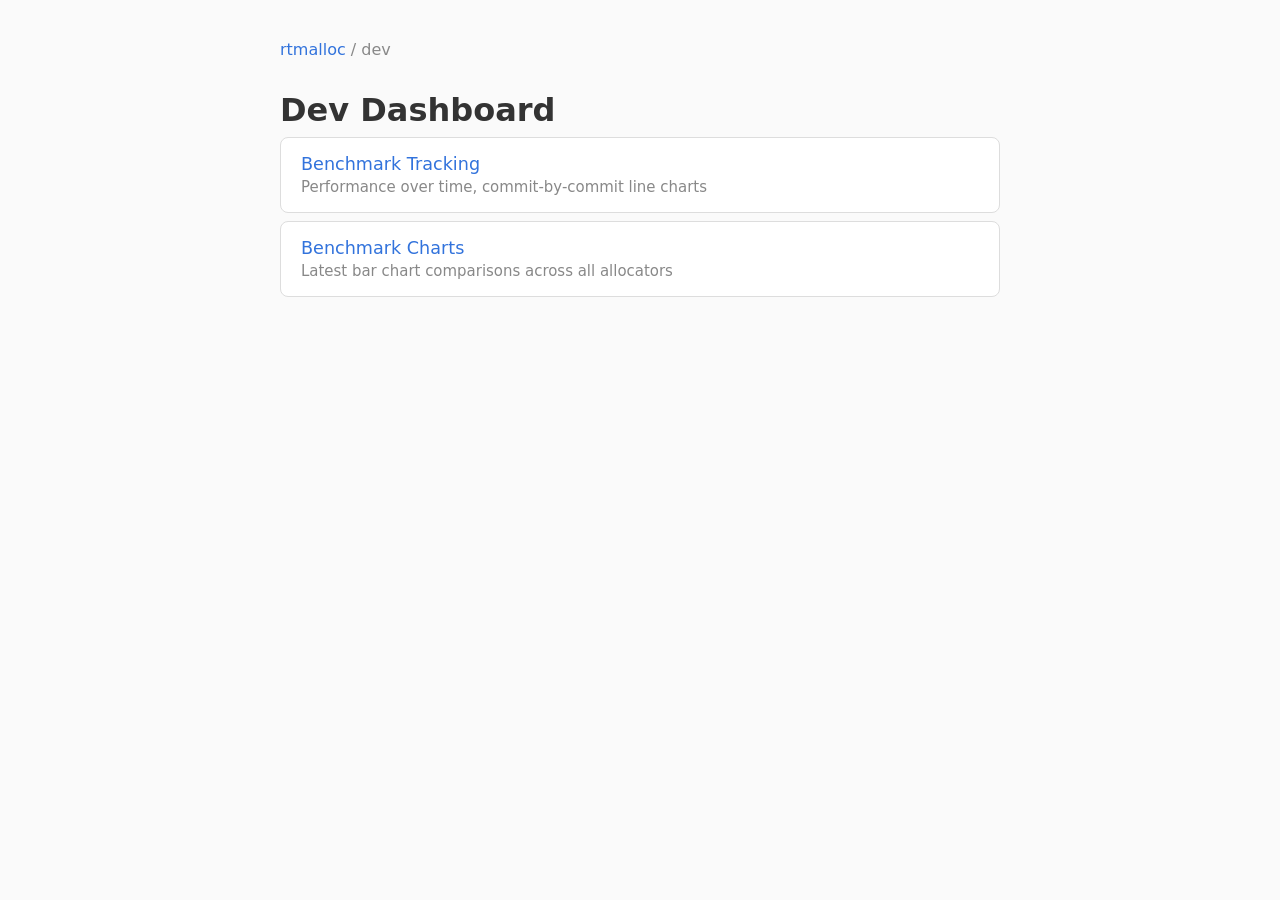
<file: dev/index.html>
<!DOCTYPE html>
<html lang="en">
<head>
  <meta charset="utf-8">
  <meta name="viewport" content="width=device-width, initial-scale=1">
  <title>rtmalloc - Dev</title>
  <style>
    body {
      font-family: system-ui, -apple-system, sans-serif;
      max-width: 720px;
      margin: 0 auto;
      padding: 40px 20px;
      background: #fafafa;
      color: #333;
    }
    h1 { margin-bottom: 0.25em; }
    .breadcrumb { color: #888; margin-bottom: 2em; }
    .breadcrumb a { color: #3273dc; text-decoration: none; }
    .breadcrumb a:hover { text-decoration: underline; }
    nav a {
      display: block;
      padding: 16px 20px;
      margin: 8px 0;
      background: white;
      border: 1px solid #ddd;
      border-radius: 8px;
      color: #3273dc;
      text-decoration: none;
      font-size: 1.1em;
    }
    nav a:hover { background: #f0f4ff; border-color: #3273dc; }
    nav a span { display: block; color: #888; font-size: 0.85em; margin-top: 4px; }
  </style>
</head>
<body>
  <div class="breadcrumb"><a href="../">rtmalloc</a> / dev</div>
  <h1>Dev Dashboard</h1>

  <nav>
    <a href="bench/">
      Benchmark Tracking
      <span>Performance over time, commit-by-commit line charts</span>
    </a>
    <a href="charts/">
      Benchmark Charts
      <span>Latest bar chart comparisons across all allocators</span>
    </a>
  </nav>
</body>
</html>
</file>
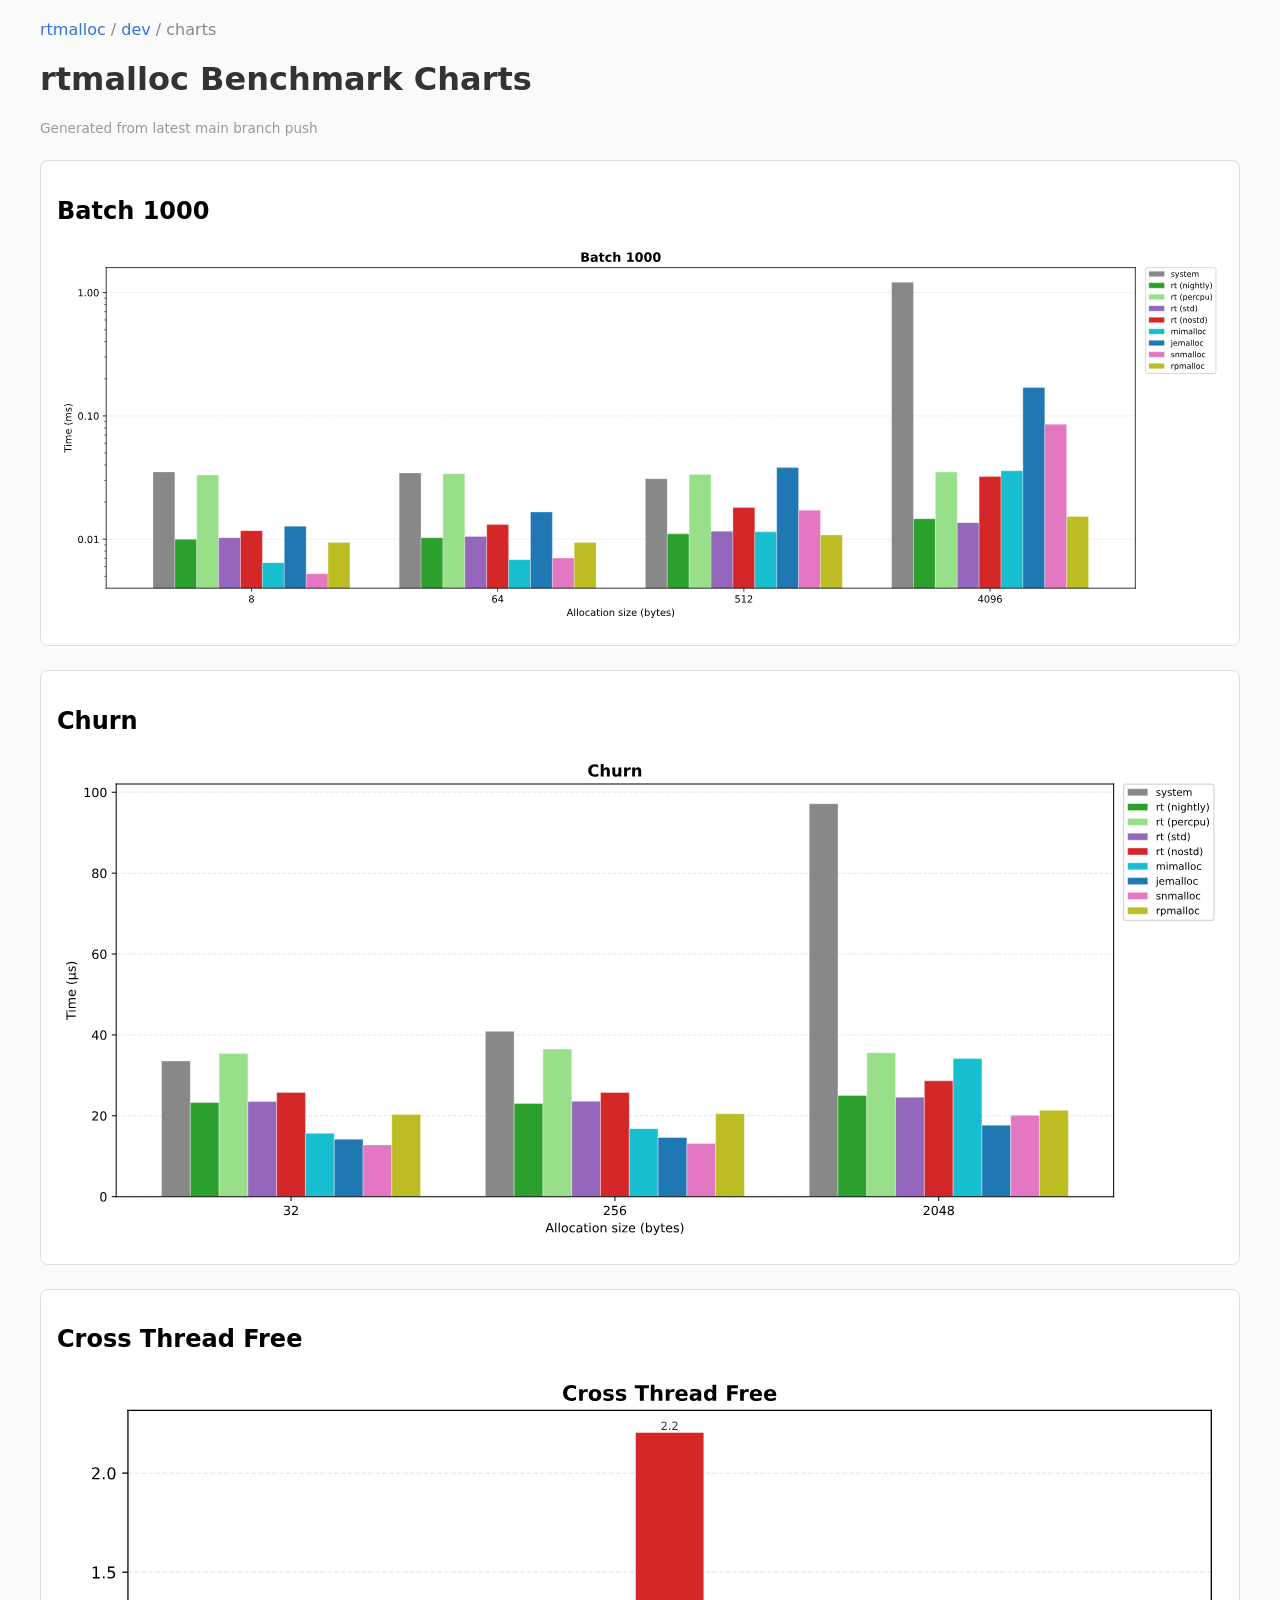
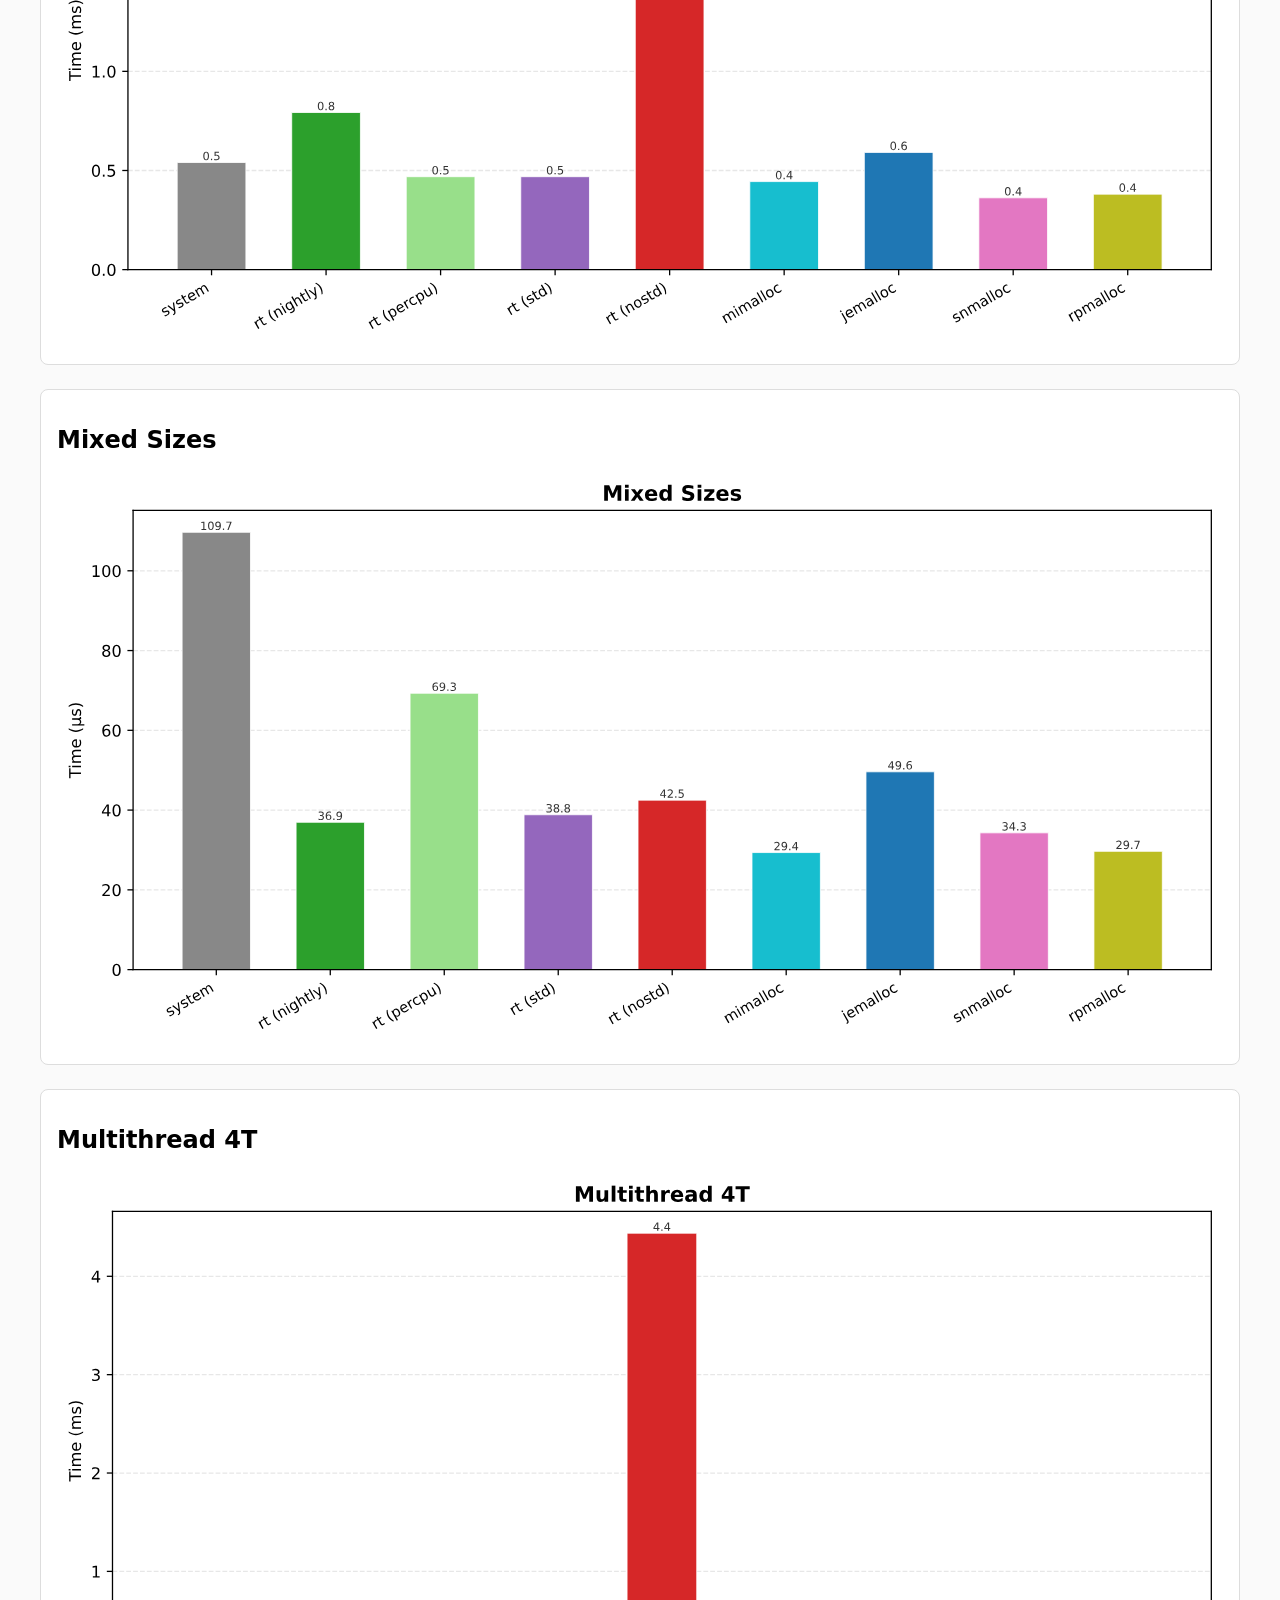
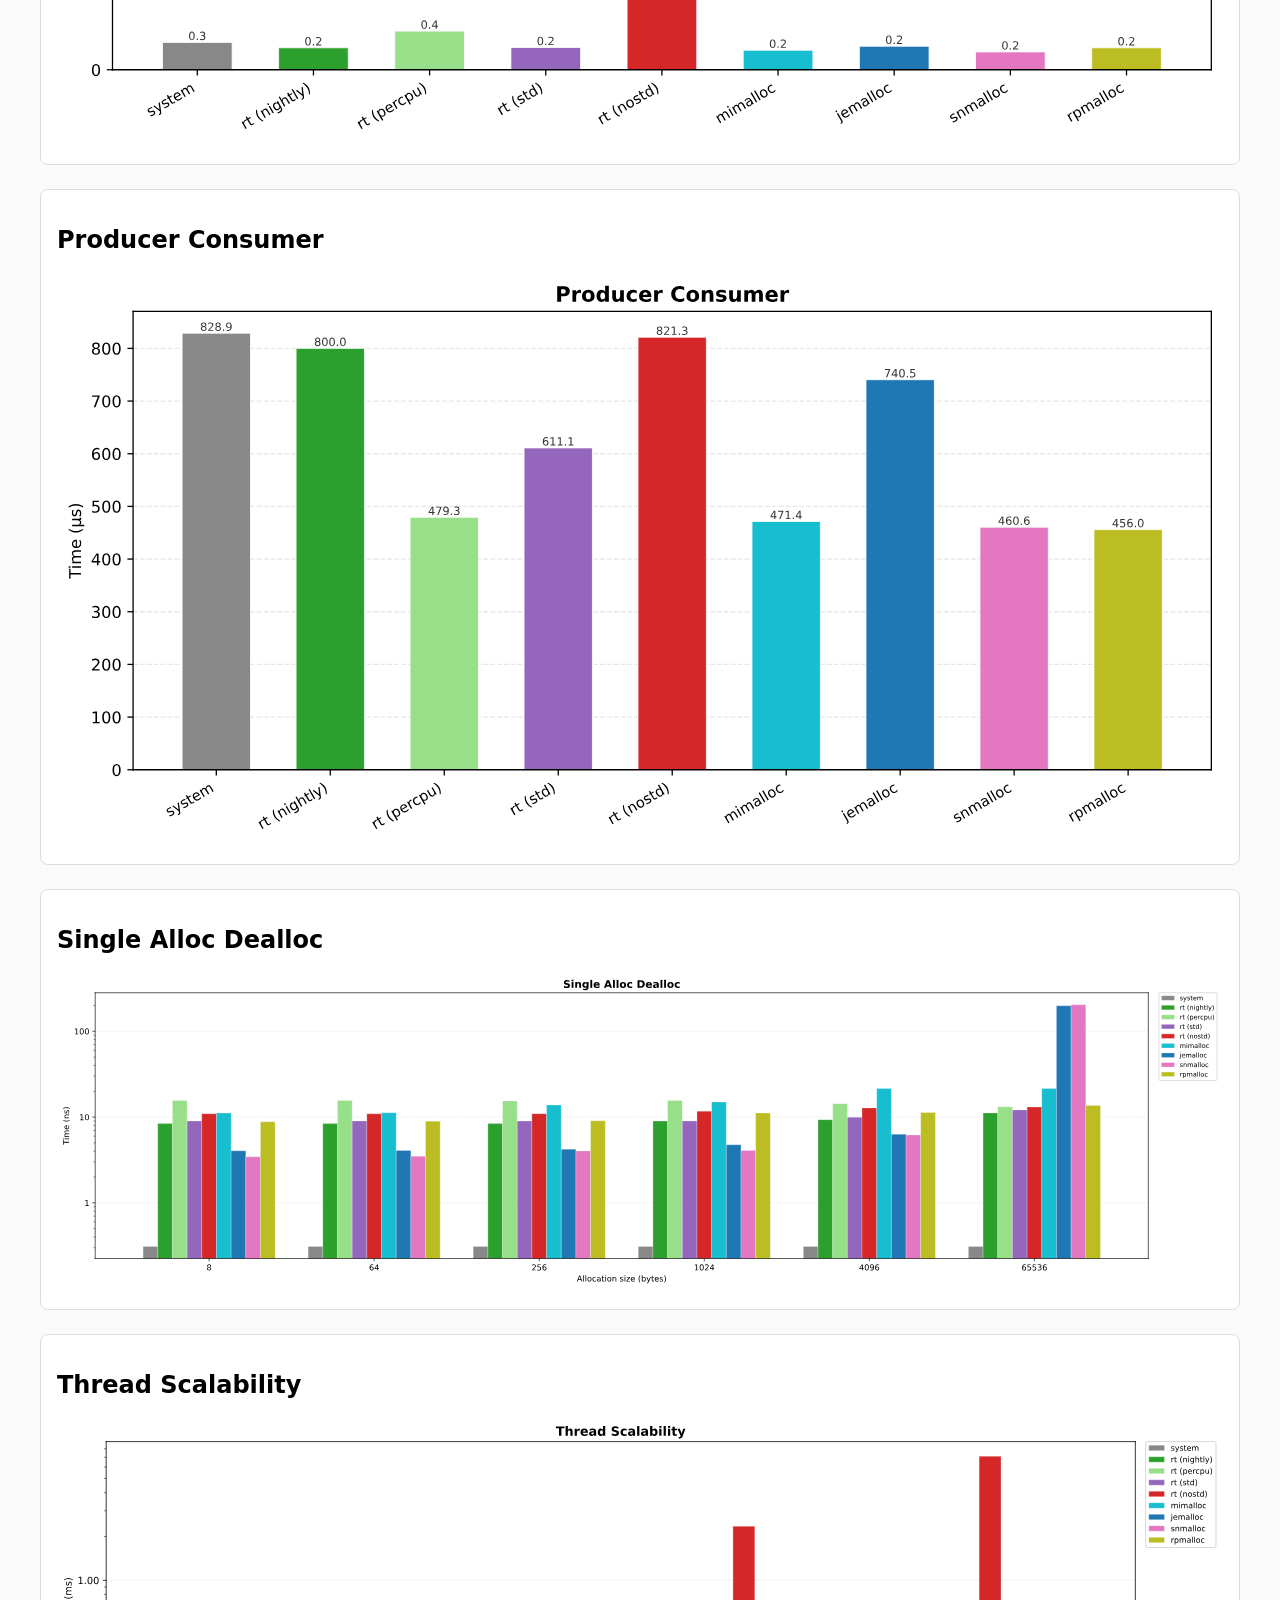
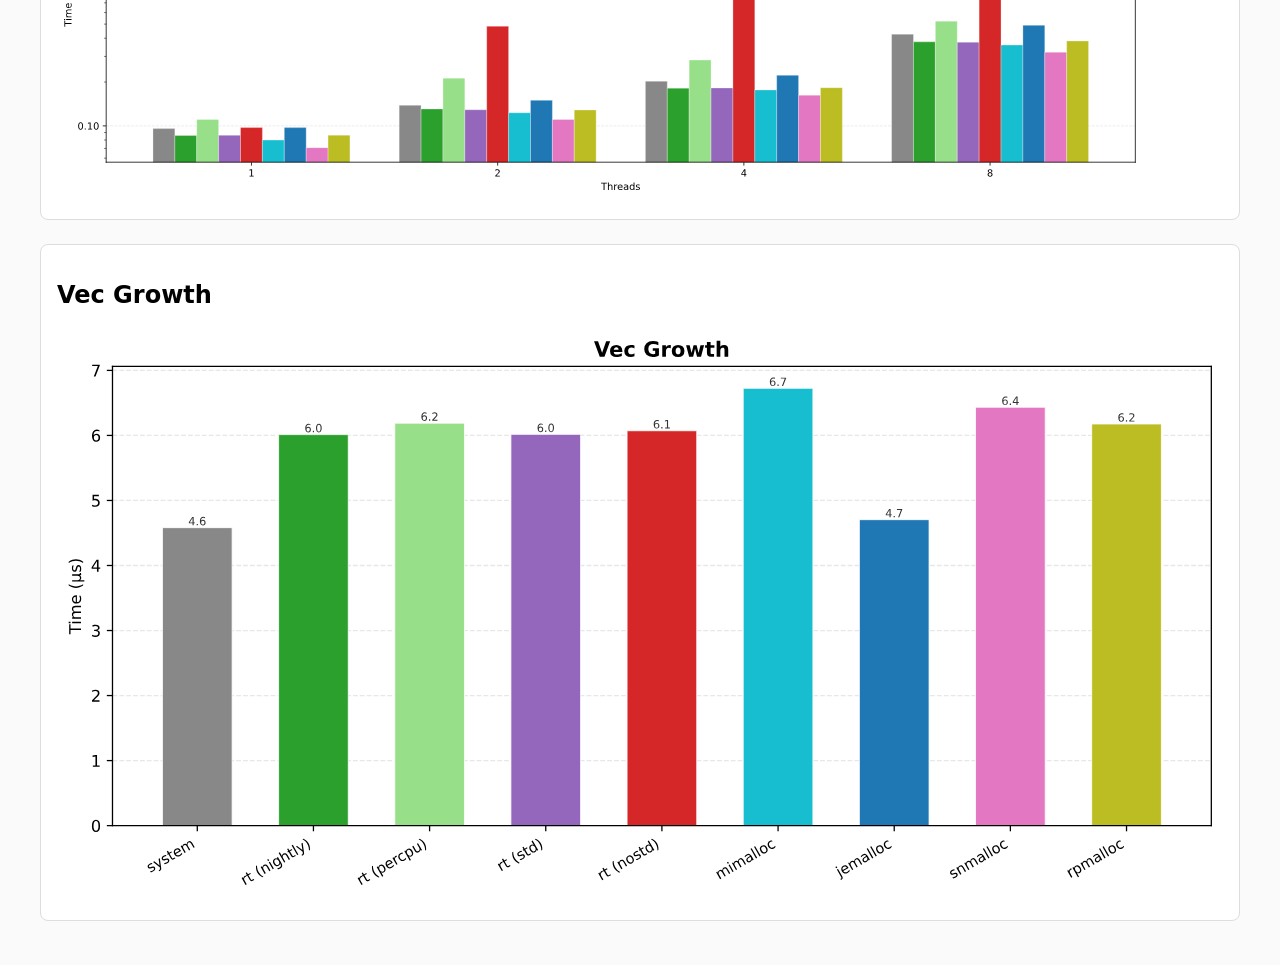
<file: dev/charts/index.html>
<!DOCTYPE html>
<html><head>
<meta charset="utf-8">
<title>rtmalloc Benchmark Charts</title>
<style>
  body { font-family: system-ui, sans-serif; max-width: 1200px; margin: 0 auto; padding: 20px; background: #fafafa; }
  h1 { color: #333; }
  .chart { background: white; border: 1px solid #ddd; border-radius: 8px; padding: 16px; margin: 24px 0; }
  .chart img { width: 100%; height: auto; }
  .timestamp { color: #999; font-size: 0.85em; }
  .breadcrumb { color: #888; margin-bottom: 0.5em; }
  .breadcrumb a { color: #3273dc; text-decoration: none; }
  .breadcrumb a:hover { text-decoration: underline; }
</style>
</head><body>
<div class="breadcrumb"><a href="../../">rtmalloc</a> / <a href="../">dev</a> / charts</div>
<h1>rtmalloc Benchmark Charts</h1>
<p class="timestamp">Generated from latest main branch push</p>
<div class="chart"><h2>Batch 1000</h2><img src="batch_1000.svg" alt="Batch 1000"></div>
<div class="chart"><h2>Churn</h2><img src="churn.svg" alt="Churn"></div>
<div class="chart"><h2>Cross Thread Free</h2><img src="cross_thread_free.svg" alt="Cross Thread Free"></div>
<div class="chart"><h2>Mixed Sizes</h2><img src="mixed_sizes.svg" alt="Mixed Sizes"></div>
<div class="chart"><h2>Multithread 4T</h2><img src="multithread_4t.svg" alt="Multithread 4T"></div>
<div class="chart"><h2>Producer Consumer</h2><img src="producer_consumer.svg" alt="Producer Consumer"></div>
<div class="chart"><h2>Single Alloc Dealloc</h2><img src="single_alloc_dealloc.svg" alt="Single Alloc Dealloc"></div>
<div class="chart"><h2>Thread Scalability</h2><img src="thread_scalability.svg" alt="Thread Scalability"></div>
<div class="chart"><h2>Vec Growth</h2><img src="vec_growth.svg" alt="Vec Growth"></div>
</body></html>
</file>
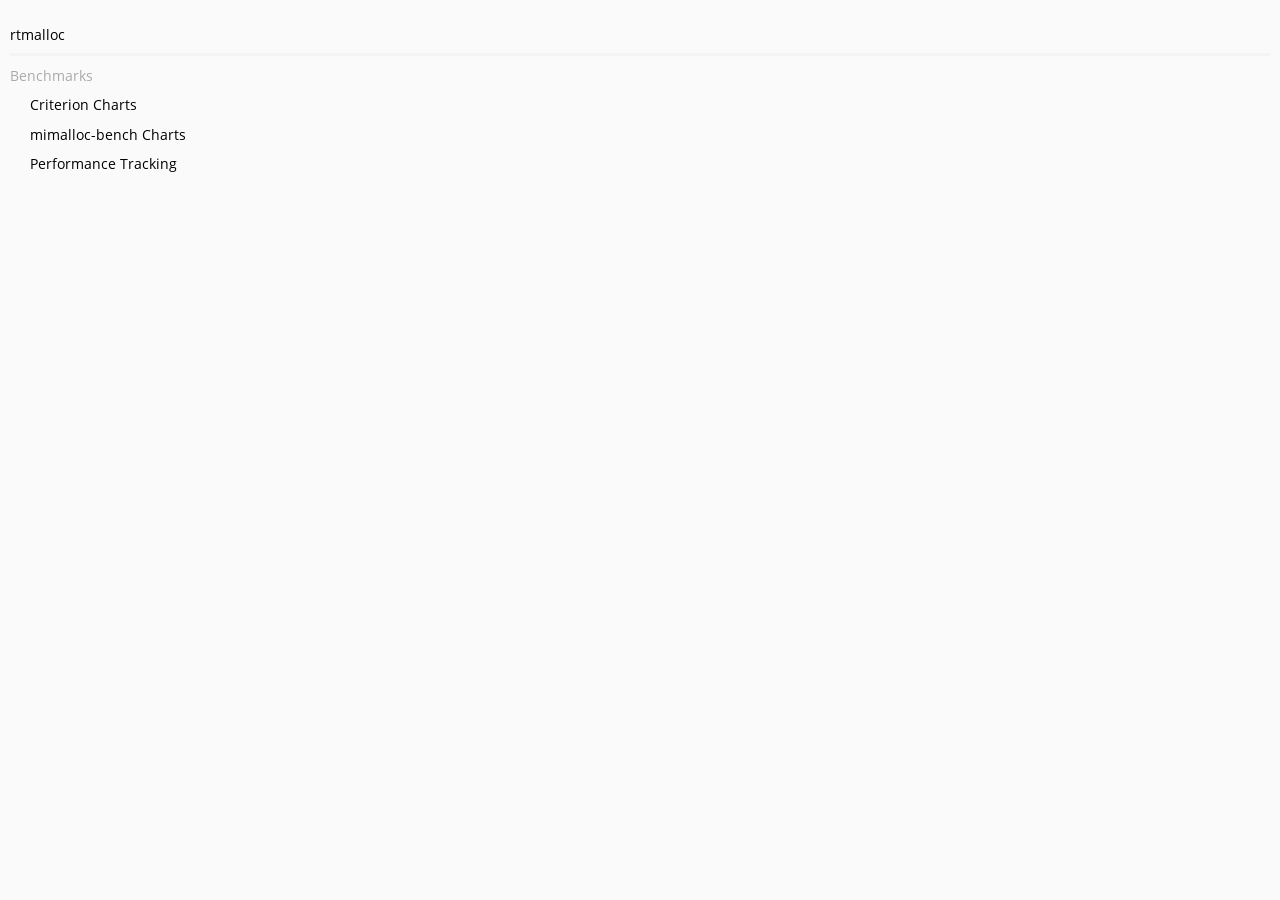
<file: toc.html>
<!DOCTYPE HTML>
<html lang="en" class="light" dir="ltr">
    <head>
        <!-- sidebar iframe generated using mdBook

        This is a frame, and not included directly in the page, to control the total size of the
        book. The TOC contains an entry for each page, so if each page includes a copy of the TOC,
        the total size of the page becomes O(n**2).

        The frame is only used as a fallback when JS is turned off. When it's on, the sidebar is
        instead added to the main page by `toc.js` instead. The JavaScript mode is better
        because, when running in a `file:///` URL, the iframed page would not be Same-Origin as
        the rest of the page, so the sidebar and the main page theme would fall out of sync.
        -->
        <meta charset="UTF-8">
        <meta name="robots" content="noindex">
        <!-- Custom HTML head -->
        <meta name="viewport" content="width=device-width, initial-scale=1">
        <meta name="theme-color" content="#ffffff">
        <link rel="stylesheet" href="css/variables-8adf115d.css">
        <link rel="stylesheet" href="css/general-2459343d.css">
        <link rel="stylesheet" href="css/chrome-ae938929.css">
        <link rel="stylesheet" href="css/print-9e4910d8.css" media="print">
        <!-- Fonts -->
        <link rel="stylesheet" href="fonts/fonts-9644e21d.css">
        <!-- Custom theme stylesheets -->
        <link rel="stylesheet" href="assets/uplot/uplot-df630c6a.min.css">
        <link rel="stylesheet" href="assets/uplot/uplot-charts-e4c6f506.css">
    </head>
    <body class="sidebar-iframe-inner">
        <ol class="chapter"><li class="chapter-item expanded "><span class="chapter-link-wrapper"><a href="index.html" target="_parent">rtmalloc</a></span></li><li class="chapter-item expanded "><li class="spacer"></li></li><li class="chapter-item expanded "><span class="chapter-link-wrapper"><span>Benchmarks</span></span><ol class="section"><li class="chapter-item expanded "><span class="chapter-link-wrapper"><a href="benchmarks/criterion.html" target="_parent">Criterion Charts</a></span></li><li class="chapter-item expanded "><span class="chapter-link-wrapper"><a href="benchmarks/mimalloc-bench.html" target="_parent">mimalloc-bench Charts</a></span></li><li class="chapter-item expanded "><span class="chapter-link-wrapper"><a href="benchmarks/tracking.html" target="_parent">Performance Tracking</a></span></li></ol></li></ol>
    </body>
</html>
</file>
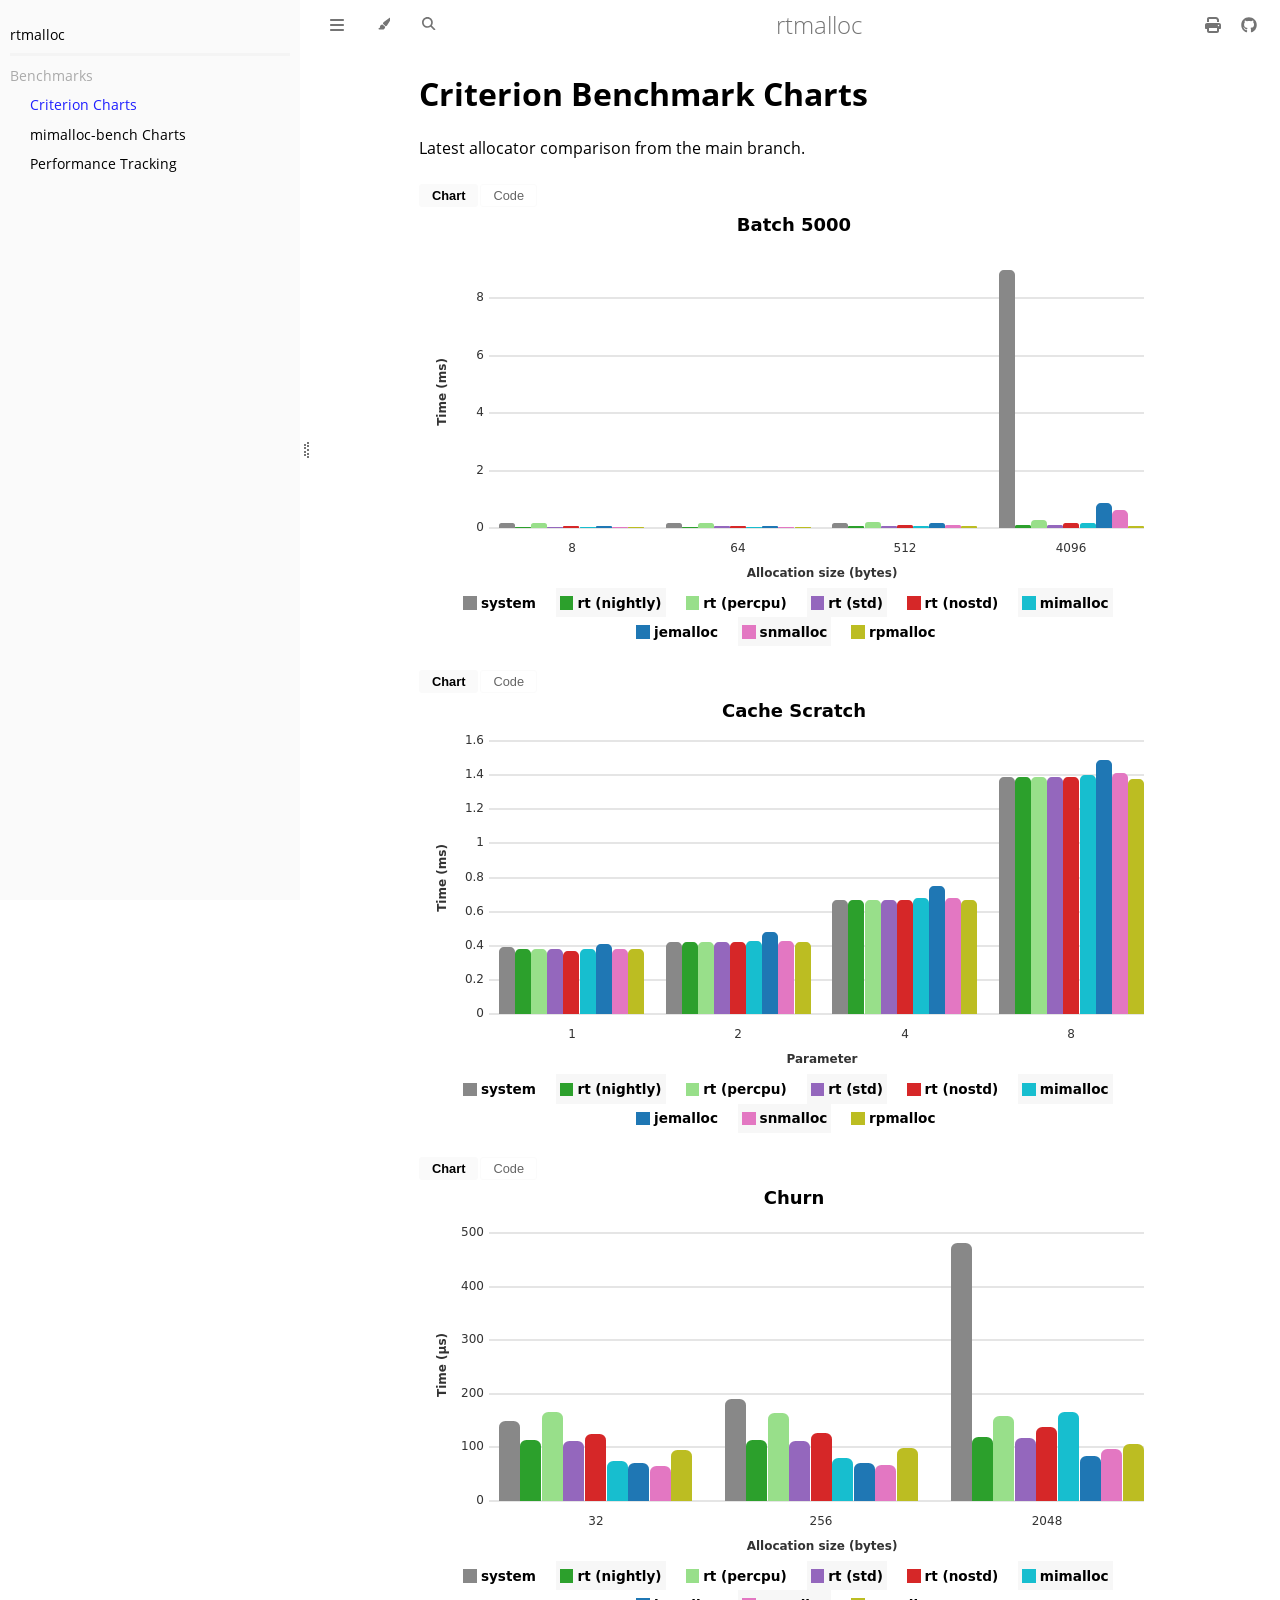
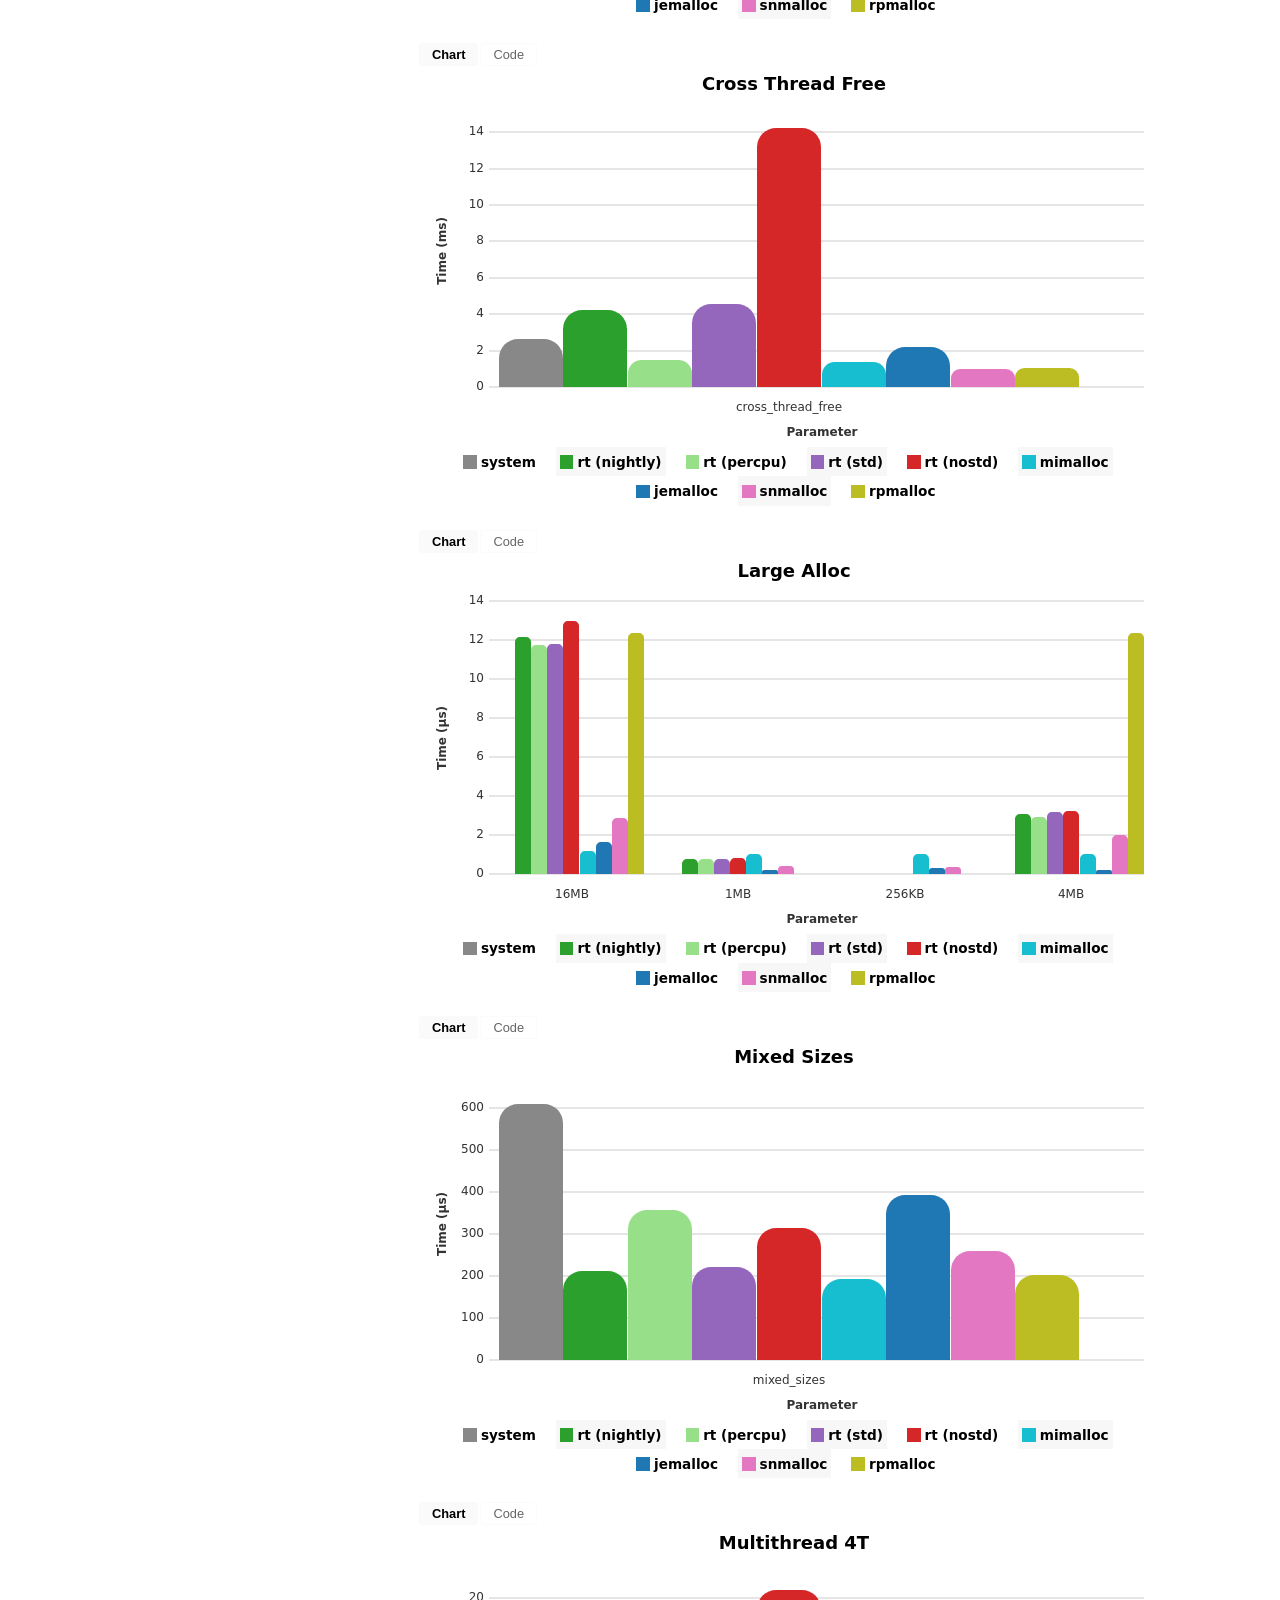
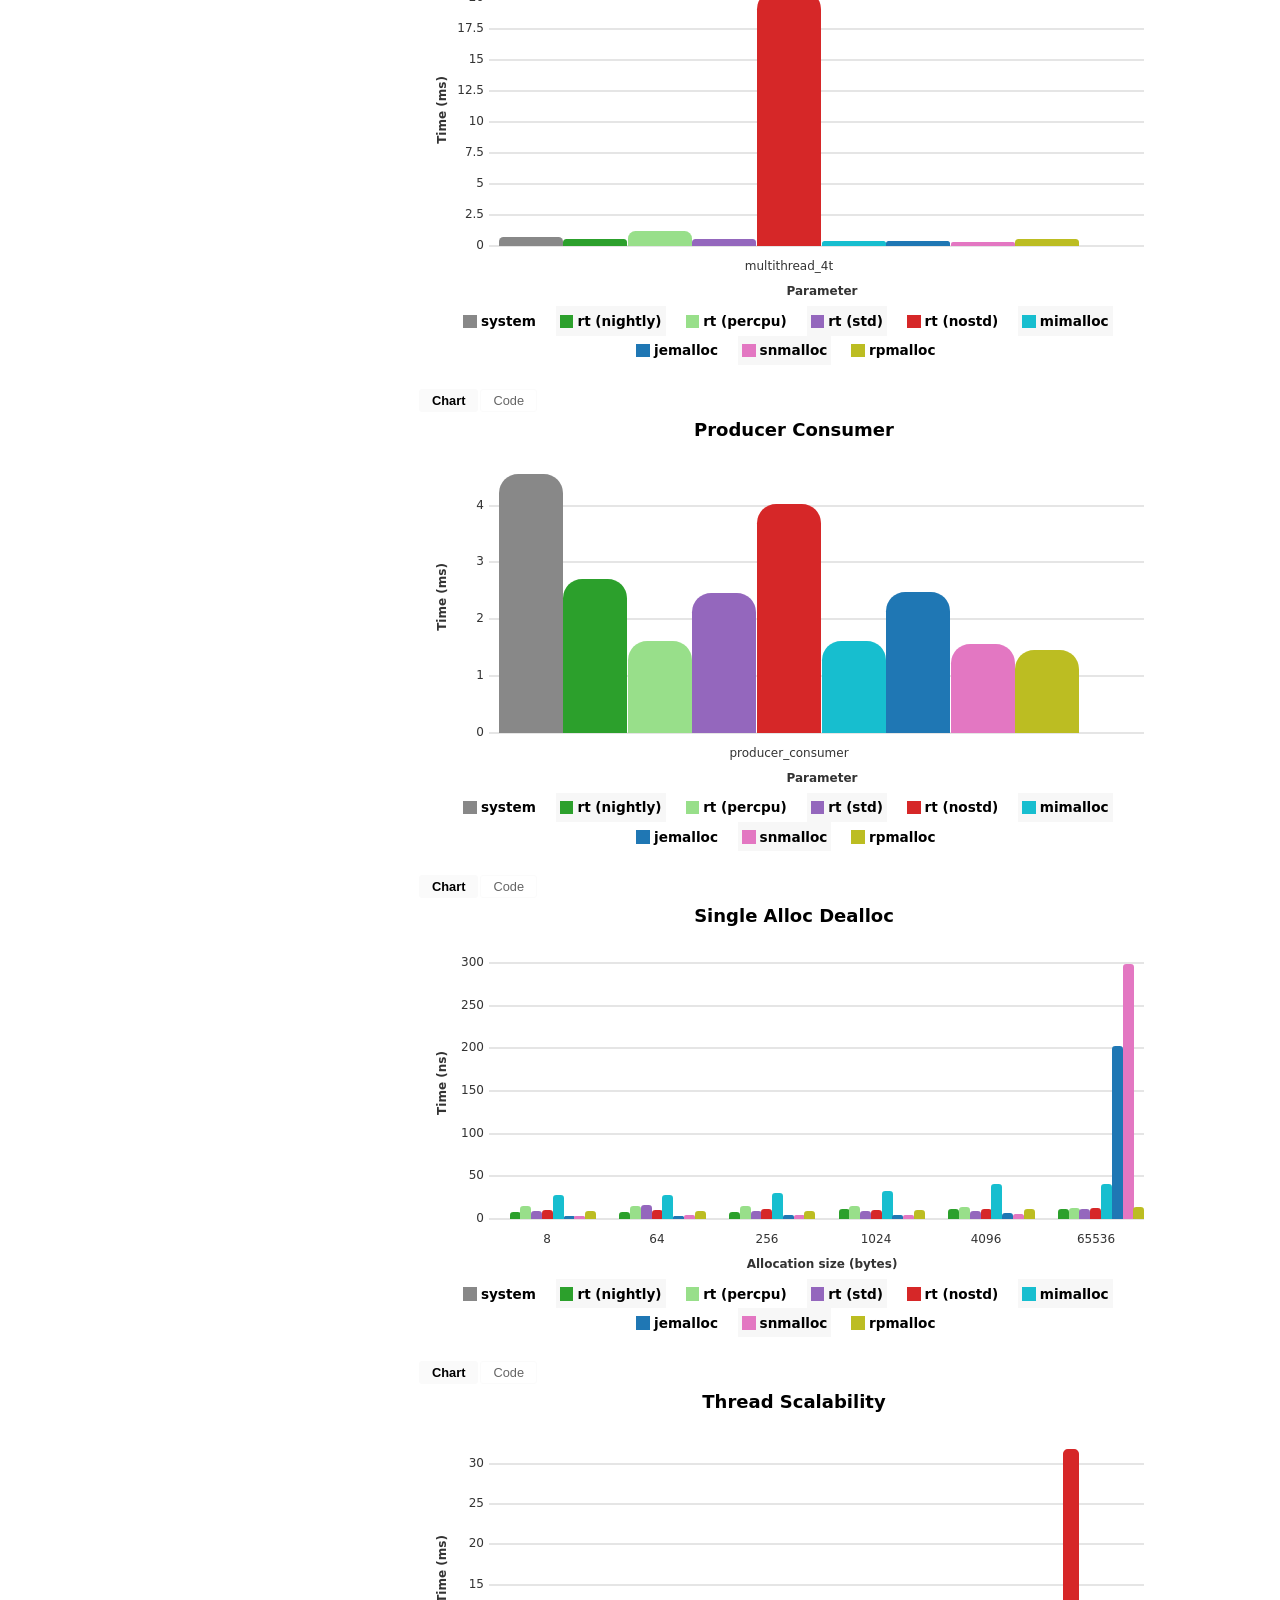
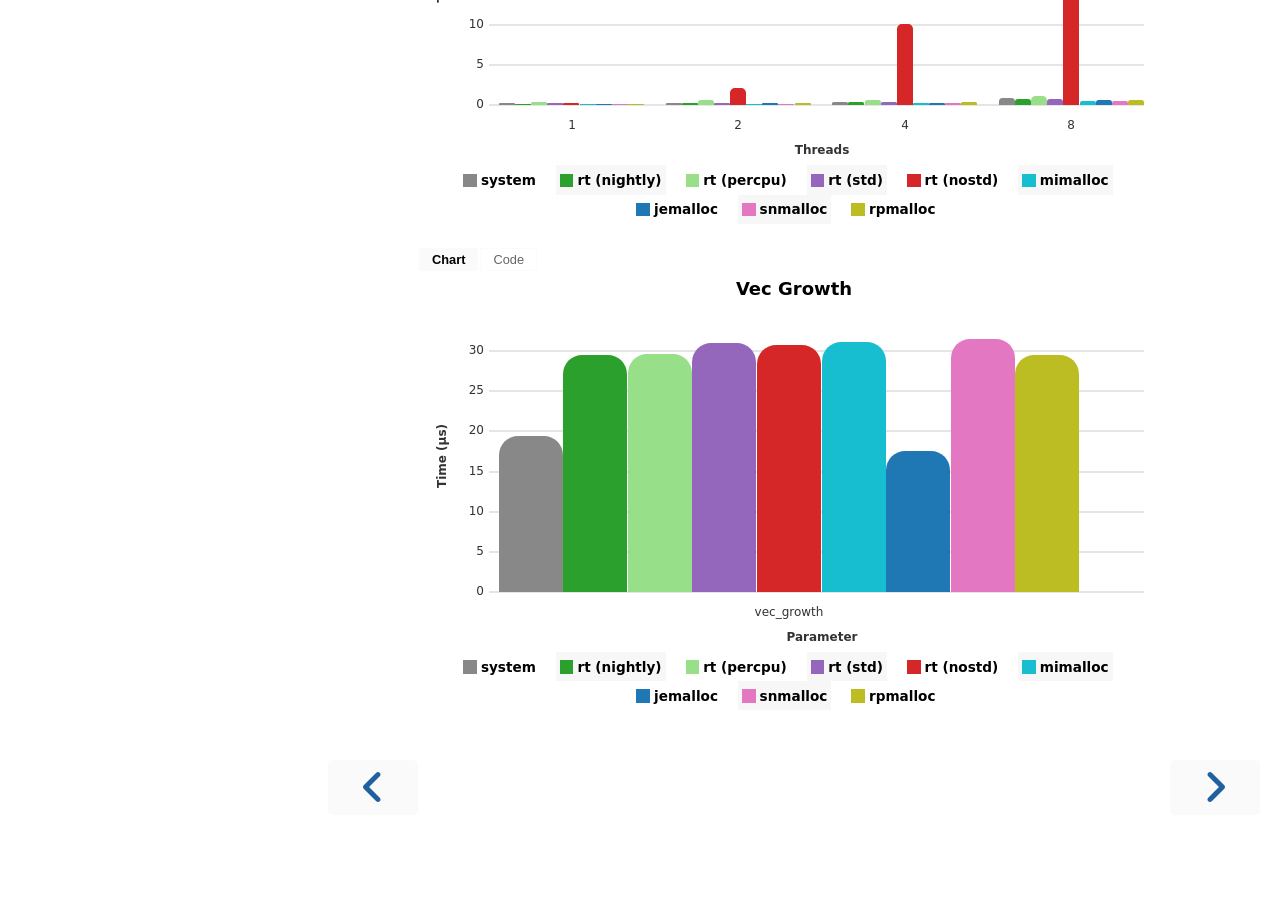
<file: benchmarks/criterion.html>
<!DOCTYPE HTML>
<html lang="en" class="light sidebar-visible" dir="ltr">
    <head>
        <!-- Book generated using mdBook -->
        <meta charset="UTF-8">
        <title>Criterion Charts - rtmalloc</title>


        <!-- Custom HTML head -->

        <meta name="description" content="Rust Thread-caching malloc">
        <meta name="viewport" content="width=device-width, initial-scale=1">
        <meta name="theme-color" content="#ffffff">

        <link rel="icon" href="../favicon-de23e50b.svg">
        <link rel="shortcut icon" href="../favicon-8114d1fc.png">
        <link rel="stylesheet" href="../css/variables-8adf115d.css">
        <link rel="stylesheet" href="../css/general-2459343d.css">
        <link rel="stylesheet" href="../css/chrome-ae938929.css">
        <link rel="stylesheet" href="../css/print-9e4910d8.css" media="print">

        <!-- Fonts -->
        <link rel="stylesheet" href="../fonts/fonts-9644e21d.css">

        <!-- Highlight.js Stylesheets -->
        <link rel="stylesheet" id="mdbook-highlight-css" href="../highlight-493f70e1.css">
        <link rel="stylesheet" id="mdbook-tomorrow-night-css" href="../tomorrow-night-4c0ae647.css">
        <link rel="stylesheet" id="mdbook-ayu-highlight-css" href="../ayu-highlight-3fdfc3ac.css">

        <!-- Custom theme stylesheets -->
        <link rel="stylesheet" href="../assets/uplot/uplot-df630c6a.min.css">
        <link rel="stylesheet" href="../assets/uplot/uplot-charts-e4c6f506.css">


        <!-- Provide site root and default themes to javascript -->
        <script>
            const path_to_root = "../";
            const default_light_theme = "light";
            const default_dark_theme = "navy";
            window.path_to_searchindex_js = "../searchindex-9216a5b6.js";
        </script>
        <!-- Start loading toc.js asap -->
        <script src="../toc-eb5f6801.js"></script>
    </head>
    <body>
    <div id="mdbook-help-container">
        <div id="mdbook-help-popup">
            <h2 class="mdbook-help-title">Keyboard shortcuts</h2>
            <div>
                <p>Press <kbd>←</kbd> or <kbd>→</kbd> to navigate between chapters</p>
                <p>Press <kbd>S</kbd> or <kbd>/</kbd> to search in the book</p>
                <p>Press <kbd>?</kbd> to show this help</p>
                <p>Press <kbd>Esc</kbd> to hide this help</p>
            </div>
        </div>
    </div>
    <div id="mdbook-body-container">
        <!-- Work around some values being stored in localStorage wrapped in quotes -->
        <script>
            try {
                let theme = localStorage.getItem('mdbook-theme');
                let sidebar = localStorage.getItem('mdbook-sidebar');

                if (theme.startsWith('"') && theme.endsWith('"')) {
                    localStorage.setItem('mdbook-theme', theme.slice(1, theme.length - 1));
                }

                if (sidebar.startsWith('"') && sidebar.endsWith('"')) {
                    localStorage.setItem('mdbook-sidebar', sidebar.slice(1, sidebar.length - 1));
                }
            } catch (e) { }
        </script>

        <!-- Set the theme before any content is loaded, prevents flash -->
        <script>
            const default_theme = window.matchMedia("(prefers-color-scheme: dark)").matches ? default_dark_theme : default_light_theme;
            let theme;
            try { theme = localStorage.getItem('mdbook-theme'); } catch(e) { }
            if (theme === null || theme === undefined) { theme = default_theme; }
            const html = document.documentElement;
            html.classList.remove('light')
            html.classList.add(theme);
            html.classList.add("js");
        </script>

        <input type="checkbox" id="mdbook-sidebar-toggle-anchor" class="hidden">

        <!-- Hide / unhide sidebar before it is displayed -->
        <script>
            let sidebar = null;
            const sidebar_toggle = document.getElementById("mdbook-sidebar-toggle-anchor");
            if (document.body.clientWidth >= 1080) {
                try { sidebar = localStorage.getItem('mdbook-sidebar'); } catch(e) { }
                sidebar = sidebar || 'visible';
            } else {
                sidebar = 'hidden';
                sidebar_toggle.checked = false;
            }
            if (sidebar === 'visible') {
                sidebar_toggle.checked = true;
            } else {
                html.classList.remove('sidebar-visible');
            }
        </script>

        <nav id="mdbook-sidebar" class="sidebar" aria-label="Table of contents">
            <!-- populated by js -->
            <mdbook-sidebar-scrollbox class="sidebar-scrollbox"></mdbook-sidebar-scrollbox>
            <noscript>
                <iframe class="sidebar-iframe-outer" src="../toc.html"></iframe>
            </noscript>
            <div id="mdbook-sidebar-resize-handle" class="sidebar-resize-handle">
                <div class="sidebar-resize-indicator"></div>
            </div>
        </nav>

        <div id="mdbook-page-wrapper" class="page-wrapper">

            <div class="page">
                <div id="mdbook-menu-bar-hover-placeholder"></div>
                <div id="mdbook-menu-bar" class="menu-bar sticky">
                    <div class="left-buttons">
                        <label id="mdbook-sidebar-toggle" class="icon-button" for="mdbook-sidebar-toggle-anchor" title="Toggle Table of Contents" aria-label="Toggle Table of Contents" aria-controls="mdbook-sidebar">
                            <span class=fa-svg><svg xmlns="http://www.w3.org/2000/svg" viewBox="0 0 448 512"><!--! Font Awesome Free 6.2.0 by @fontawesome - https://fontawesome.com License - https://fontawesome.com/license/free (Icons: CC BY 4.0, Fonts: SIL OFL 1.1, Code: MIT License) Copyright 2022 Fonticons, Inc. --><path d="M0 96C0 78.3 14.3 64 32 64H416c17.7 0 32 14.3 32 32s-14.3 32-32 32H32C14.3 128 0 113.7 0 96zM0 256c0-17.7 14.3-32 32-32H416c17.7 0 32 14.3 32 32s-14.3 32-32 32H32c-17.7 0-32-14.3-32-32zM448 416c0 17.7-14.3 32-32 32H32c-17.7 0-32-14.3-32-32s14.3-32 32-32H416c17.7 0 32 14.3 32 32z"/></svg></span>
                        </label>
                        <button id="mdbook-theme-toggle" class="icon-button" type="button" title="Change theme" aria-label="Change theme" aria-haspopup="true" aria-expanded="false" aria-controls="mdbook-theme-list">
                            <span class=fa-svg><svg xmlns="http://www.w3.org/2000/svg" viewBox="0 0 576 512"><!--! Font Awesome Free 6.2.0 by @fontawesome - https://fontawesome.com License - https://fontawesome.com/license/free (Icons: CC BY 4.0, Fonts: SIL OFL 1.1, Code: MIT License) Copyright 2022 Fonticons, Inc. --><path d="M371.3 367.1c27.3-3.9 51.9-19.4 67.2-42.9L600.2 74.1c12.6-19.5 9.4-45.3-7.6-61.2S549.7-4.4 531.1 9.6L294.4 187.2c-24 18-38.2 46.1-38.4 76.1L371.3 367.1zm-19.6 25.4l-116-104.4C175.9 290.3 128 339.6 128 400c0 3.9 .2 7.8 .6 11.6c1.8 17.5-10.2 36.4-27.8 36.4H96c-17.7 0-32 14.3-32 32s14.3 32 32 32H240c61.9 0 112-50.1 112-112c0-2.5-.1-5-.2-7.5z"/></svg></span>
                        </button>
                        <ul id="mdbook-theme-list" class="theme-popup" aria-label="Themes" role="menu">
                            <li role="none"><button role="menuitem" class="theme" id="mdbook-theme-default_theme">Auto</button></li>
                            <li role="none"><button role="menuitem" class="theme" id="mdbook-theme-light">Light</button></li>
                            <li role="none"><button role="menuitem" class="theme" id="mdbook-theme-rust">Rust</button></li>
                            <li role="none"><button role="menuitem" class="theme" id="mdbook-theme-coal">Coal</button></li>
                            <li role="none"><button role="menuitem" class="theme" id="mdbook-theme-navy">Navy</button></li>
                            <li role="none"><button role="menuitem" class="theme" id="mdbook-theme-ayu">Ayu</button></li>
                        </ul>
                        <button id="mdbook-search-toggle" class="icon-button" type="button" title="Search (`/`)" aria-label="Toggle Searchbar" aria-expanded="false" aria-keyshortcuts="/ s" aria-controls="mdbook-searchbar">
                            <span class=fa-svg><svg xmlns="http://www.w3.org/2000/svg" viewBox="0 0 512 512"><!--! Font Awesome Free 6.2.0 by @fontawesome - https://fontawesome.com License - https://fontawesome.com/license/free (Icons: CC BY 4.0, Fonts: SIL OFL 1.1, Code: MIT License) Copyright 2022 Fonticons, Inc. --><path d="M416 208c0 45.9-14.9 88.3-40 122.7L502.6 457.4c12.5 12.5 12.5 32.8 0 45.3s-32.8 12.5-45.3 0L330.7 376c-34.4 25.2-76.8 40-122.7 40C93.1 416 0 322.9 0 208S93.1 0 208 0S416 93.1 416 208zM208 352c79.5 0 144-64.5 144-144s-64.5-144-144-144S64 128.5 64 208s64.5 144 144 144z"/></svg></span>
                        </button>
                    </div>

                    <h1 class="menu-title">rtmalloc</h1>

                    <div class="right-buttons">
                        <a href="../print.html" title="Print this book" aria-label="Print this book">
                            <span class=fa-svg id="print-button"><svg xmlns="http://www.w3.org/2000/svg" viewBox="0 0 512 512"><!--! Font Awesome Free 6.2.0 by @fontawesome - https://fontawesome.com License - https://fontawesome.com/license/free (Icons: CC BY 4.0, Fonts: SIL OFL 1.1, Code: MIT License) Copyright 2022 Fonticons, Inc. --><path d="M128 0C92.7 0 64 28.7 64 64v96h64V64H354.7L384 93.3V160h64V93.3c0-17-6.7-33.3-18.7-45.3L400 18.7C388 6.7 371.7 0 354.7 0H128zM384 352v32 64H128V384 368 352H384zm64 32h32c17.7 0 32-14.3 32-32V256c0-35.3-28.7-64-64-64H64c-35.3 0-64 28.7-64 64v96c0 17.7 14.3 32 32 32H64v64c0 35.3 28.7 64 64 64H384c35.3 0 64-28.7 64-64V384zm-16-88c-13.3 0-24-10.7-24-24s10.7-24 24-24s24 10.7 24 24s-10.7 24-24 24z"/></svg></span>
                        </a>
                        <a href="https://github.com/n1ght-hunter/rtmalloc" title="Git repository" aria-label="Git repository">
                            <span class=fa-svg><svg xmlns="http://www.w3.org/2000/svg" viewBox="0 0 496 512"><!--! Font Awesome Free 6.2.0 by @fontawesome - https://fontawesome.com License - https://fontawesome.com/license/free (Icons: CC BY 4.0, Fonts: SIL OFL 1.1, Code: MIT License) Copyright 2022 Fonticons, Inc. --><path d="M165.9 397.4c0 2-2.3 3.6-5.2 3.6-3.3.3-5.6-1.3-5.6-3.6 0-2 2.3-3.6 5.2-3.6 3-.3 5.6 1.3 5.6 3.6zm-31.1-4.5c-.7 2 1.3 4.3 4.3 4.9 2.6 1 5.6 0 6.2-2s-1.3-4.3-4.3-5.2c-2.6-.7-5.5.3-6.2 2.3zm44.2-1.7c-2.9.7-4.9 2.6-4.6 4.9.3 2 2.9 3.3 5.9 2.6 2.9-.7 4.9-2.6 4.6-4.6-.3-1.9-3-3.2-5.9-2.9zM244.8 8C106.1 8 0 113.3 0 252c0 110.9 69.8 205.8 169.5 239.2 12.8 2.3 17.3-5.6 17.3-12.1 0-6.2-.3-40.4-.3-61.4 0 0-70 15-84.7-29.8 0 0-11.4-29.1-27.8-36.6 0 0-22.9-15.7 1.6-15.4 0 0 24.9 2 38.6 25.8 21.9 38.6 58.6 27.5 72.9 20.9 2.3-16 8.8-27.1 16-33.7-55.9-6.2-112.3-14.3-112.3-110.5 0-27.5 7.6-41.3 23.6-58.9-2.6-6.5-11.1-33.3 2.6-67.9 20.9-6.5 69 27 69 27 20-5.6 41.5-8.5 62.8-8.5s42.8 2.9 62.8 8.5c0 0 48.1-33.6 69-27 13.7 34.7 5.2 61.4 2.6 67.9 16 17.7 25.8 31.5 25.8 58.9 0 96.5-58.9 104.2-114.8 110.5 9.2 7.9 17 22.9 17 46.4 0 33.7-.3 75.4-.3 83.6 0 6.5 4.6 14.4 17.3 12.1C428.2 457.8 496 362.9 496 252 496 113.3 383.5 8 244.8 8zM97.2 352.9c-1.3 1-1 3.3.7 5.2 1.6 1.6 3.9 2.3 5.2 1 1.3-1 1-3.3-.7-5.2-1.6-1.6-3.9-2.3-5.2-1zm-10.8-8.1c-.7 1.3.3 2.9 2.3 3.9 1.6 1 3.6.7 4.3-.7.7-1.3-.3-2.9-2.3-3.9-2-.6-3.6-.3-4.3.7zm32.4 35.6c-1.6 1.3-1 4.3 1.3 6.2 2.3 2.3 5.2 2.6 6.5 1 1.3-1.3.7-4.3-1.3-6.2-2.2-2.3-5.2-2.6-6.5-1zm-11.4-14.7c-1.6 1-1.6 3.6 0 5.9 1.6 2.3 4.3 3.3 5.6 2.3 1.6-1.3 1.6-3.9 0-6.2-1.4-2.3-4-3.3-5.6-2z"/></svg></span>
                        </a>

                    </div>
                </div>

                <div id="mdbook-search-wrapper" class="hidden">
                    <form id="mdbook-searchbar-outer" class="searchbar-outer">
                        <div class="search-wrapper">
                            <input type="search" id="mdbook-searchbar" name="searchbar" placeholder="Search this book ..." aria-controls="mdbook-searchresults-outer" aria-describedby="searchresults-header">
                            <div class="spinner-wrapper">
                                <span class=fa-svg id="fa-spin"><svg xmlns="http://www.w3.org/2000/svg" viewBox="0 0 512 512"><!--! Font Awesome Free 6.2.0 by @fontawesome - https://fontawesome.com License - https://fontawesome.com/license/free (Icons: CC BY 4.0, Fonts: SIL OFL 1.1, Code: MIT License) Copyright 2022 Fonticons, Inc. --><path d="M304 48c0-26.5-21.5-48-48-48s-48 21.5-48 48s21.5 48 48 48s48-21.5 48-48zm0 416c0-26.5-21.5-48-48-48s-48 21.5-48 48s21.5 48 48 48s48-21.5 48-48zM48 304c26.5 0 48-21.5 48-48s-21.5-48-48-48s-48 21.5-48 48s21.5 48 48 48zm464-48c0-26.5-21.5-48-48-48s-48 21.5-48 48s21.5 48 48 48s48-21.5 48-48zM142.9 437c18.7-18.7 18.7-49.1 0-67.9s-49.1-18.7-67.9 0s-18.7 49.1 0 67.9s49.1 18.7 67.9 0zm0-294.2c18.7-18.7 18.7-49.1 0-67.9S93.7 56.2 75 75s-18.7 49.1 0 67.9s49.1 18.7 67.9 0zM369.1 437c18.7 18.7 49.1 18.7 67.9 0s18.7-49.1 0-67.9s-49.1-18.7-67.9 0s-18.7 49.1 0 67.9z"/></svg></span>
                            </div>
                        </div>
                    </form>
                    <div id="mdbook-searchresults-outer" class="searchresults-outer hidden">
                        <div id="mdbook-searchresults-header" class="searchresults-header"></div>
                        <ul id="mdbook-searchresults">
                        </ul>
                    </div>
                </div>

                <!-- Apply ARIA attributes after the sidebar and the sidebar toggle button are added to the DOM -->
                <script>
                    document.getElementById('mdbook-sidebar-toggle').setAttribute('aria-expanded', sidebar === 'visible');
                    document.getElementById('mdbook-sidebar').setAttribute('aria-hidden', sidebar !== 'visible');
                    Array.from(document.querySelectorAll('#mdbook-sidebar a')).forEach(function(link) {
                        link.setAttribute('tabIndex', sidebar === 'visible' ? 0 : -1);
                    });
                </script>

                <div id="mdbook-content" class="content">
                    <main>
                        <h1 id="criterion-benchmark-charts"><a class="header" href="#criterion-benchmark-charts">Criterion Benchmark Charts</a></h1>
<p>Latest allocator comparison from the main branch.</p>
<div class="uplot-chart"><script type="application/json" class="uplot-data">{
  "title": "Batch 5000",
  "labels": [
    "8",
    "64",
    "512",
    "4096"
  ],
  "datasets": [
    {
      "label": "system",
      "color": "#888888",
      "data": [
        0.17,
        0.17,
        0.16,
        8.98
      ]
    },
    {
      "label": "rt (nightly)",
      "color": "#2ca02c",
      "data": [
        0.05,
        0.05,
        0.06,
        0.1
      ]
    },
    {
      "label": "rt (percpu)",
      "color": "#98df8a",
      "data": [
        0.17,
        0.17,
        0.2,
        0.28
      ]
    },
    {
      "label": "rt (std)",
      "color": "#9467bd",
      "data": [
        0.05,
        0.07,
        0.06,
        0.11
      ]
    },
    {
      "label": "rt (nostd)",
      "color": "#d62728",
      "data": [
        0.06,
        0.07,
        0.1,
        0.19
      ]
    },
    {
      "label": "mimalloc",
      "color": "#17becf",
      "data": [
        0.03,
        0.04,
        0.06,
        0.19
      ]
    },
    {
      "label": "jemalloc",
      "color": "#1f77b4",
      "data": [
        0.07,
        0.08,
        0.19,
        0.88
      ]
    },
    {
      "label": "snmalloc",
      "color": "#e377c2",
      "data": [
        0.03,
        0.04,
        0.11,
        0.61
      ]
    },
    {
      "label": "rpmalloc",
      "color": "#bcbd22",
      "data": [
        0.05,
        0.05,
        0.06,
        0.08
      ]
    }
  ],
  "axes": {
    "x": "Allocation size (bytes)",
    "y": "Time (ms)"
  }
}
</script></div>

<div class="uplot-chart"><script type="application/json" class="uplot-data">{
  "title": "Cache Scratch",
  "labels": [
    "1",
    "2",
    "4",
    "8"
  ],
  "datasets": [
    {
      "label": "system",
      "color": "#888888",
      "data": [
        0.39,
        0.42,
        0.67,
        1.39
      ]
    },
    {
      "label": "rt (nightly)",
      "color": "#2ca02c",
      "data": [
        0.38,
        0.42,
        0.67,
        1.39
      ]
    },
    {
      "label": "rt (percpu)",
      "color": "#98df8a",
      "data": [
        0.38,
        0.42,
        0.67,
        1.39
      ]
    },
    {
      "label": "rt (std)",
      "color": "#9467bd",
      "data": [
        0.38,
        0.42,
        0.67,
        1.39
      ]
    },
    {
      "label": "rt (nostd)",
      "color": "#d62728",
      "data": [
        0.37,
        0.42,
        0.67,
        1.39
      ]
    },
    {
      "label": "mimalloc",
      "color": "#17becf",
      "data": [
        0.38,
        0.43,
        0.68,
        1.4
      ]
    },
    {
      "label": "jemalloc",
      "color": "#1f77b4",
      "data": [
        0.41,
        0.48,
        0.75,
        1.49
      ]
    },
    {
      "label": "snmalloc",
      "color": "#e377c2",
      "data": [
        0.38,
        0.43,
        0.68,
        1.41
      ]
    },
    {
      "label": "rpmalloc",
      "color": "#bcbd22",
      "data": [
        0.38,
        0.42,
        0.67,
        1.38
      ]
    }
  ],
  "axes": {
    "x": "Parameter",
    "y": "Time (ms)"
  }
}
</script></div>

<div class="uplot-chart"><script type="application/json" class="uplot-data">{
  "title": "Churn",
  "labels": [
    "32",
    "256",
    "2048"
  ],
  "datasets": [
    {
      "label": "system",
      "color": "#888888",
      "data": [
        150.38,
        191.42,
        482.87
      ]
    },
    {
      "label": "rt (nightly)",
      "color": "#2ca02c",
      "data": [
        113.35,
        113.34,
        119.63
      ]
    },
    {
      "label": "rt (percpu)",
      "color": "#98df8a",
      "data": [
        166.98,
        164.21,
        157.99
      ]
    },
    {
      "label": "rt (std)",
      "color": "#9467bd",
      "data": [
        111.3,
        111.24,
        116.81
      ]
    },
    {
      "label": "rt (nostd)",
      "color": "#d62728",
      "data": [
        126.01,
        126.88,
        138.44
      ]
    },
    {
      "label": "mimalloc",
      "color": "#17becf",
      "data": [
        75.22,
        80.72,
        167.06
      ]
    },
    {
      "label": "jemalloc",
      "color": "#1f77b4",
      "data": [
        70.3,
        71.53,
        83.16
      ]
    },
    {
      "label": "snmalloc",
      "color": "#e377c2",
      "data": [
        65.6,
        66.73,
        97.49
      ]
    },
    {
      "label": "rpmalloc",
      "color": "#bcbd22",
      "data": [
        95.83,
        99.52,
        106.72
      ]
    }
  ],
  "axes": {
    "x": "Allocation size (bytes)",
    "y": "Time (\u00b5s)"
  }
}
</script></div>

<div class="uplot-chart"><script type="application/json" class="uplot-data">{
  "title": "Cross Thread Free",
  "labels": [
    "cross_thread_free"
  ],
  "datasets": [
    {
      "label": "system",
      "color": "#888888",
      "data": [
        2.63
      ]
    },
    {
      "label": "rt (nightly)",
      "color": "#2ca02c",
      "data": [
        4.25
      ]
    },
    {
      "label": "rt (percpu)",
      "color": "#98df8a",
      "data": [
        1.47
      ]
    },
    {
      "label": "rt (std)",
      "color": "#9467bd",
      "data": [
        4.57
      ]
    },
    {
      "label": "rt (nostd)",
      "color": "#d62728",
      "data": [
        14.21
      ]
    },
    {
      "label": "mimalloc",
      "color": "#17becf",
      "data": [
        1.35
      ]
    },
    {
      "label": "jemalloc",
      "color": "#1f77b4",
      "data": [
        2.19
      ]
    },
    {
      "label": "snmalloc",
      "color": "#e377c2",
      "data": [
        0.98
      ]
    },
    {
      "label": "rpmalloc",
      "color": "#bcbd22",
      "data": [
        1.05
      ]
    }
  ],
  "axes": {
    "x": "Parameter",
    "y": "Time (ms)"
  }
}
</script></div>

<div class="uplot-chart"><script type="application/json" class="uplot-data">{
  "title": "Large Alloc",
  "labels": [
    "16MB",
    "1MB",
    "256KB",
    "4MB"
  ],
  "datasets": [
    {
      "label": "system",
      "color": "#888888",
      "data": [
        0.0,
        0.0,
        0.0,
        0.0
      ]
    },
    {
      "label": "rt (nightly)",
      "color": "#2ca02c",
      "data": [
        12.17,
        0.79,
        0.01,
        3.07
      ]
    },
    {
      "label": "rt (percpu)",
      "color": "#98df8a",
      "data": [
        11.73,
        0.75,
        0.01,
        2.91
      ]
    },
    {
      "label": "rt (std)",
      "color": "#9467bd",
      "data": [
        11.8,
        0.76,
        0.01,
        3.16
      ]
    },
    {
      "label": "rt (nostd)",
      "color": "#d62728",
      "data": [
        12.99,
        0.83,
        0.01,
        3.23
      ]
    },
    {
      "label": "mimalloc",
      "color": "#17becf",
      "data": [
        1.17,
        1.01,
        1.01,
        1.03
      ]
    },
    {
      "label": "jemalloc",
      "color": "#1f77b4",
      "data": [
        1.66,
        0.2,
        0.33,
        0.2
      ]
    },
    {
      "label": "snmalloc",
      "color": "#e377c2",
      "data": [
        2.86,
        0.42,
        0.34,
        1.98
      ]
    },
    {
      "label": "rpmalloc",
      "color": "#bcbd22",
      "data": [
        12.38,
        0.01,
        0.01,
        12.34
      ]
    }
  ],
  "axes": {
    "x": "Parameter",
    "y": "Time (\u00b5s)"
  }
}
</script></div>

<div class="uplot-chart"><script type="application/json" class="uplot-data">{
  "title": "Mixed Sizes",
  "labels": [
    "mixed_sizes"
  ],
  "datasets": [
    {
      "label": "system",
      "color": "#888888",
      "data": [
        610.4
      ]
    },
    {
      "label": "rt (nightly)",
      "color": "#2ca02c",
      "data": [
        211.9
      ]
    },
    {
      "label": "rt (percpu)",
      "color": "#98df8a",
      "data": [
        356.61
      ]
    },
    {
      "label": "rt (std)",
      "color": "#9467bd",
      "data": [
        220.27
      ]
    },
    {
      "label": "rt (nostd)",
      "color": "#d62728",
      "data": [
        314.31
      ]
    },
    {
      "label": "mimalloc",
      "color": "#17becf",
      "data": [
        192.3
      ]
    },
    {
      "label": "jemalloc",
      "color": "#1f77b4",
      "data": [
        392.87
      ]
    },
    {
      "label": "snmalloc",
      "color": "#e377c2",
      "data": [
        259.37
      ]
    },
    {
      "label": "rpmalloc",
      "color": "#bcbd22",
      "data": [
        201.9
      ]
    }
  ],
  "axes": {
    "x": "Parameter",
    "y": "Time (\u00b5s)"
  }
}
</script></div>

<div class="uplot-chart"><script type="application/json" class="uplot-data">{
  "title": "Multithread 4T",
  "labels": [
    "multithread_4t"
  ],
  "datasets": [
    {
      "label": "system",
      "color": "#888888",
      "data": [
        0.74
      ]
    },
    {
      "label": "rt (nightly)",
      "color": "#2ca02c",
      "data": [
        0.55
      ]
    },
    {
      "label": "rt (percpu)",
      "color": "#98df8a",
      "data": [
        1.19
      ]
    },
    {
      "label": "rt (std)",
      "color": "#9467bd",
      "data": [
        0.58
      ]
    },
    {
      "label": "rt (nostd)",
      "color": "#d62728",
      "data": [
        20.59
      ]
    },
    {
      "label": "mimalloc",
      "color": "#17becf",
      "data": [
        0.4
      ]
    },
    {
      "label": "jemalloc",
      "color": "#1f77b4",
      "data": [
        0.41
      ]
    },
    {
      "label": "snmalloc",
      "color": "#e377c2",
      "data": [
        0.33
      ]
    },
    {
      "label": "rpmalloc",
      "color": "#bcbd22",
      "data": [
        0.54
      ]
    }
  ],
  "axes": {
    "x": "Parameter",
    "y": "Time (ms)"
  }
}
</script></div>

<div class="uplot-chart"><script type="application/json" class="uplot-data">{
  "title": "Producer Consumer",
  "labels": [
    "producer_consumer"
  ],
  "datasets": [
    {
      "label": "system",
      "color": "#888888",
      "data": [
        4.55
      ]
    },
    {
      "label": "rt (nightly)",
      "color": "#2ca02c",
      "data": [
        2.71
      ]
    },
    {
      "label": "rt (percpu)",
      "color": "#98df8a",
      "data": [
        1.61
      ]
    },
    {
      "label": "rt (std)",
      "color": "#9467bd",
      "data": [
        2.46
      ]
    },
    {
      "label": "rt (nostd)",
      "color": "#d62728",
      "data": [
        4.02
      ]
    },
    {
      "label": "mimalloc",
      "color": "#17becf",
      "data": [
        1.61
      ]
    },
    {
      "label": "jemalloc",
      "color": "#1f77b4",
      "data": [
        2.48
      ]
    },
    {
      "label": "snmalloc",
      "color": "#e377c2",
      "data": [
        1.57
      ]
    },
    {
      "label": "rpmalloc",
      "color": "#bcbd22",
      "data": [
        1.46
      ]
    }
  ],
  "axes": {
    "x": "Parameter",
    "y": "Time (ms)"
  }
}
</script></div>

<div class="uplot-chart"><script type="application/json" class="uplot-data">{
  "title": "Single Alloc Dealloc",
  "labels": [
    "8",
    "64",
    "256",
    "1024",
    "4096",
    "65536"
  ],
  "datasets": [
    {
      "label": "system",
      "color": "#888888",
      "data": [
        0.04,
        0.04,
        0.04,
        0.04,
        0.04,
        0.04
      ]
    },
    {
      "label": "rt (nightly)",
      "color": "#2ca02c",
      "data": [
        8.71,
        8.72,
        8.72,
        11.48,
        12.07,
        11.53
      ]
    },
    {
      "label": "rt (percpu)",
      "color": "#98df8a",
      "data": [
        15.39,
        15.38,
        15.45,
        15.42,
        14.56,
        13.15
      ]
    },
    {
      "label": "rt (std)",
      "color": "#9467bd",
      "data": [
        9.02,
        16.48,
        9.03,
        9.06,
        9.96,
        11.84
      ]
    },
    {
      "label": "rt (nostd)",
      "color": "#d62728",
      "data": [
        10.95,
        11.0,
        11.24,
        11.02,
        11.68,
        13.15
      ]
    },
    {
      "label": "mimalloc",
      "color": "#17becf",
      "data": [
        28.34,
        28.59,
        30.69,
        33.01,
        41.44,
        41.42
      ]
    },
    {
      "label": "jemalloc",
      "color": "#1f77b4",
      "data": [
        4.05,
        4.09,
        4.23,
        5.01,
        7.36,
        202.31
      ]
    },
    {
      "label": "snmalloc",
      "color": "#e377c2",
      "data": [
        4.06,
        4.11,
        4.32,
        4.51,
        6.1,
        298.89
      ]
    },
    {
      "label": "rpmalloc",
      "color": "#bcbd22",
      "data": [
        8.82,
        8.94,
        9.05,
        10.04,
        11.23,
        13.69
      ]
    }
  ],
  "axes": {
    "x": "Allocation size (bytes)",
    "y": "Time (ns)"
  }
}
</script></div>

<div class="uplot-chart"><script type="application/json" class="uplot-data">{
  "title": "Thread Scalability",
  "labels": [
    "1",
    "2",
    "4",
    "8"
  ],
  "datasets": [
    {
      "label": "system",
      "color": "#888888",
      "data": [
        0.2,
        0.25,
        0.42,
        0.84
      ]
    },
    {
      "label": "rt (nightly)",
      "color": "#2ca02c",
      "data": [
        0.18,
        0.23,
        0.34,
        0.7
      ]
    },
    {
      "label": "rt (percpu)",
      "color": "#98df8a",
      "data": [
        0.39,
        0.68,
        0.61,
        1.18
      ]
    },
    {
      "label": "rt (std)",
      "color": "#9467bd",
      "data": [
        0.19,
        0.23,
        0.35,
        0.71
      ]
    },
    {
      "label": "rt (nostd)",
      "color": "#d62728",
      "data": [
        0.19,
        2.08,
        10.09,
        31.94
      ]
    },
    {
      "label": "mimalloc",
      "color": "#17becf",
      "data": [
        0.14,
        0.18,
        0.27,
        0.53
      ]
    },
    {
      "label": "jemalloc",
      "color": "#1f77b4",
      "data": [
        0.14,
        0.19,
        0.3,
        0.63
      ]
    },
    {
      "label": "snmalloc",
      "color": "#e377c2",
      "data": [
        0.12,
        0.16,
        0.23,
        0.47
      ]
    },
    {
      "label": "rpmalloc",
      "color": "#bcbd22",
      "data": [
        0.17,
        0.21,
        0.34,
        0.67
      ]
    }
  ],
  "axes": {
    "x": "Threads",
    "y": "Time (ms)"
  }
}
</script></div>

<div class="uplot-chart"><script type="application/json" class="uplot-data">{
  "title": "Vec Growth",
  "labels": [
    "vec_growth"
  ],
  "datasets": [
    {
      "label": "system",
      "color": "#888888",
      "data": [
        19.42
      ]
    },
    {
      "label": "rt (nightly)",
      "color": "#2ca02c",
      "data": [
        29.55
      ]
    },
    {
      "label": "rt (percpu)",
      "color": "#98df8a",
      "data": [
        29.62
      ]
    },
    {
      "label": "rt (std)",
      "color": "#9467bd",
      "data": [
        30.97
      ]
    },
    {
      "label": "rt (nostd)",
      "color": "#d62728",
      "data": [
        30.79
      ]
    },
    {
      "label": "mimalloc",
      "color": "#17becf",
      "data": [
        31.09
      ]
    },
    {
      "label": "jemalloc",
      "color": "#1f77b4",
      "data": [
        17.59
      ]
    },
    {
      "label": "snmalloc",
      "color": "#e377c2",
      "data": [
        31.56
      ]
    },
    {
      "label": "rpmalloc",
      "color": "#bcbd22",
      "data": [
        29.56
      ]
    }
  ],
  "axes": {
    "x": "Parameter",
    "y": "Time (\u00b5s)"
  }
}
</script></div>


                    </main>

                    <nav class="nav-wrapper" aria-label="Page navigation">
                        <!-- Mobile navigation buttons -->
                            <a rel="prev" href="../index.html" class="mobile-nav-chapters previous" title="Previous chapter" aria-label="Previous chapter" aria-keyshortcuts="Left">
                                <span class=fa-svg><svg xmlns="http://www.w3.org/2000/svg" viewBox="0 0 320 512"><!--! Font Awesome Free 6.2.0 by @fontawesome - https://fontawesome.com License - https://fontawesome.com/license/free (Icons: CC BY 4.0, Fonts: SIL OFL 1.1, Code: MIT License) Copyright 2022 Fonticons, Inc. --><path d="M41.4 233.4c-12.5 12.5-12.5 32.8 0 45.3l160 160c12.5 12.5 32.8 12.5 45.3 0s12.5-32.8 0-45.3L109.3 256 246.6 118.6c12.5-12.5 12.5-32.8 0-45.3s-32.8-12.5-45.3 0l-160 160z"/></svg></span>
                            </a>

                            <a rel="next prefetch" href="../benchmarks/mimalloc-bench.html" class="mobile-nav-chapters next" title="Next chapter" aria-label="Next chapter" aria-keyshortcuts="Right">
                                <span class=fa-svg><svg xmlns="http://www.w3.org/2000/svg" viewBox="0 0 320 512"><!--! Font Awesome Free 6.2.0 by @fontawesome - https://fontawesome.com License - https://fontawesome.com/license/free (Icons: CC BY 4.0, Fonts: SIL OFL 1.1, Code: MIT License) Copyright 2022 Fonticons, Inc. --><path d="M278.6 233.4c12.5 12.5 12.5 32.8 0 45.3l-160 160c-12.5 12.5-32.8 12.5-45.3 0s-12.5-32.8 0-45.3L210.7 256 73.4 118.6c-12.5-12.5-12.5-32.8 0-45.3s32.8-12.5 45.3 0l160 160z"/></svg></span>
                            </a>

                        <div style="clear: both"></div>
                    </nav>
                </div>
            </div>

            <nav class="nav-wide-wrapper" aria-label="Page navigation">
                    <a rel="prev" href="../index.html" class="nav-chapters previous" title="Previous chapter" aria-label="Previous chapter" aria-keyshortcuts="Left">
                        <span class=fa-svg><svg xmlns="http://www.w3.org/2000/svg" viewBox="0 0 320 512"><!--! Font Awesome Free 6.2.0 by @fontawesome - https://fontawesome.com License - https://fontawesome.com/license/free (Icons: CC BY 4.0, Fonts: SIL OFL 1.1, Code: MIT License) Copyright 2022 Fonticons, Inc. --><path d="M41.4 233.4c-12.5 12.5-12.5 32.8 0 45.3l160 160c12.5 12.5 32.8 12.5 45.3 0s12.5-32.8 0-45.3L109.3 256 246.6 118.6c12.5-12.5 12.5-32.8 0-45.3s-32.8-12.5-45.3 0l-160 160z"/></svg></span>
                    </a>

                    <a rel="next prefetch" href="../benchmarks/mimalloc-bench.html" class="nav-chapters next" title="Next chapter" aria-label="Next chapter" aria-keyshortcuts="Right">
                        <span class=fa-svg><svg xmlns="http://www.w3.org/2000/svg" viewBox="0 0 320 512"><!--! Font Awesome Free 6.2.0 by @fontawesome - https://fontawesome.com License - https://fontawesome.com/license/free (Icons: CC BY 4.0, Fonts: SIL OFL 1.1, Code: MIT License) Copyright 2022 Fonticons, Inc. --><path d="M278.6 233.4c12.5 12.5 12.5 32.8 0 45.3l-160 160c-12.5 12.5-32.8 12.5-45.3 0s-12.5-32.8 0-45.3L210.7 256 73.4 118.6c-12.5-12.5-12.5-32.8 0-45.3s32.8-12.5 45.3 0l160 160z"/></svg></span>
                    </a>
            </nav>

        </div>

        <template id=fa-eye><span class=fa-svg><svg xmlns="http://www.w3.org/2000/svg" viewBox="0 0 576 512"><!--! Font Awesome Free 6.2.0 by @fontawesome - https://fontawesome.com License - https://fontawesome.com/license/free (Icons: CC BY 4.0, Fonts: SIL OFL 1.1, Code: MIT License) Copyright 2022 Fonticons, Inc. --><path d="M288 32c-80.8 0-145.5 36.8-192.6 80.6C48.6 156 17.3 208 2.5 243.7c-3.3 7.9-3.3 16.7 0 24.6C17.3 304 48.6 356 95.4 399.4C142.5 443.2 207.2 480 288 480s145.5-36.8 192.6-80.6c46.8-43.5 78.1-95.4 93-131.1c3.3-7.9 3.3-16.7 0-24.6c-14.9-35.7-46.2-87.7-93-131.1C433.5 68.8 368.8 32 288 32zM432 256c0 79.5-64.5 144-144 144s-144-64.5-144-144s64.5-144 144-144s144 64.5 144 144zM288 192c0 35.3-28.7 64-64 64c-11.5 0-22.3-3-31.6-8.4c-.2 2.8-.4 5.5-.4 8.4c0 53 43 96 96 96s96-43 96-96s-43-96-96-96c-2.8 0-5.6 .1-8.4 .4c5.3 9.3 8.4 20.1 8.4 31.6z"/></svg></span></template>
        <template id=fa-eye-slash><span class=fa-svg><svg xmlns="http://www.w3.org/2000/svg" viewBox="0 0 640 512"><!--! Font Awesome Free 6.2.0 by @fontawesome - https://fontawesome.com License - https://fontawesome.com/license/free (Icons: CC BY 4.0, Fonts: SIL OFL 1.1, Code: MIT License) Copyright 2022 Fonticons, Inc. --><path d="M38.8 5.1C28.4-3.1 13.3-1.2 5.1 9.2S-1.2 34.7 9.2 42.9l592 464c10.4 8.2 25.5 6.3 33.7-4.1s6.3-25.5-4.1-33.7L525.6 386.7c39.6-40.6 66.4-86.1 79.9-118.4c3.3-7.9 3.3-16.7 0-24.6c-14.9-35.7-46.2-87.7-93-131.1C465.5 68.8 400.8 32 320 32c-68.2 0-125 26.3-169.3 60.8L38.8 5.1zM223.1 149.5C248.6 126.2 282.7 112 320 112c79.5 0 144 64.5 144 144c0 24.9-6.3 48.3-17.4 68.7L408 294.5c5.2-11.8 8-24.8 8-38.5c0-53-43-96-96-96c-2.8 0-5.6 .1-8.4 .4c5.3 9.3 8.4 20.1 8.4 31.6c0 10.2-2.4 19.8-6.6 28.3l-90.3-70.8zm223.1 298L373 389.9c-16.4 6.5-34.3 10.1-53 10.1c-79.5 0-144-64.5-144-144c0-6.9 .5-13.6 1.4-20.2L83.1 161.5C60.3 191.2 44 220.8 34.5 243.7c-3.3 7.9-3.3 16.7 0 24.6c14.9 35.7 46.2 87.7 93 131.1C174.5 443.2 239.2 480 320 480c47.8 0 89.9-12.9 126.2-32.5z"/></svg></span></template>
        <template id=fa-copy><span class=fa-svg><svg xmlns="http://www.w3.org/2000/svg" viewBox="0 0 512 512"><!--! Font Awesome Free 6.2.0 by @fontawesome - https://fontawesome.com License - https://fontawesome.com/license/free (Icons: CC BY 4.0, Fonts: SIL OFL 1.1, Code: MIT License) Copyright 2022 Fonticons, Inc. --><path d="M502.6 70.63l-61.25-61.25C435.4 3.371 427.2 0 418.7 0H255.1c-35.35 0-64 28.66-64 64l.0195 256C192 355.4 220.7 384 256 384h192c35.2 0 64-28.8 64-64V93.25C512 84.77 508.6 76.63 502.6 70.63zM464 320c0 8.836-7.164 16-16 16H255.1c-8.838 0-16-7.164-16-16L239.1 64.13c0-8.836 7.164-16 16-16h128L384 96c0 17.67 14.33 32 32 32h47.1V320zM272 448c0 8.836-7.164 16-16 16H63.1c-8.838 0-16-7.164-16-16L47.98 192.1c0-8.836 7.164-16 16-16H160V128H63.99c-35.35 0-64 28.65-64 64l.0098 256C.002 483.3 28.66 512 64 512h192c35.2 0 64-28.8 64-64v-32h-47.1L272 448z"/></svg></span></template>
        <template id=fa-play><span class=fa-svg><svg xmlns="http://www.w3.org/2000/svg" viewBox="0 0 384 512"><!--! Font Awesome Free 6.2.0 by @fontawesome - https://fontawesome.com License - https://fontawesome.com/license/free (Icons: CC BY 4.0, Fonts: SIL OFL 1.1, Code: MIT License) Copyright 2022 Fonticons, Inc. --><path d="M73 39c-14.8-9.1-33.4-9.4-48.5-.9S0 62.6 0 80V432c0 17.4 9.4 33.4 24.5 41.9s33.7 8.1 48.5-.9L361 297c14.3-8.7 23-24.2 23-41s-8.7-32.2-23-41L73 39z"/></svg></span></template>
        <template id=fa-clock-rotate-left><span class=fa-svg><svg xmlns="http://www.w3.org/2000/svg" viewBox="0 0 512 512"><!--! Font Awesome Free 6.2.0 by @fontawesome - https://fontawesome.com License - https://fontawesome.com/license/free (Icons: CC BY 4.0, Fonts: SIL OFL 1.1, Code: MIT License) Copyright 2022 Fonticons, Inc. --><path d="M75 75L41 41C25.9 25.9 0 36.6 0 57.9V168c0 13.3 10.7 24 24 24H134.1c21.4 0 32.1-25.9 17-41l-30.8-30.8C155 85.5 203 64 256 64c106 0 192 86 192 192s-86 192-192 192c-40.8 0-78.6-12.7-109.7-34.4c-14.5-10.1-34.4-6.6-44.6 7.9s-6.6 34.4 7.9 44.6C151.2 495 201.7 512 256 512c141.4 0 256-114.6 256-256S397.4 0 256 0C185.3 0 121.3 28.7 75 75zm181 53c-13.3 0-24 10.7-24 24V256c0 6.4 2.5 12.5 7 17l72 72c9.4 9.4 24.6 9.4 33.9 0s9.4-24.6 0-33.9l-65-65V152c0-13.3-10.7-24-24-24z"/></svg></span></template>



        <script>
            window.playground_copyable = true;
        </script>


        <script src="../elasticlunr-ef4e11c1.min.js"></script>
        <script src="../mark-09e88c2c.min.js"></script>
        <script src="../searcher-c2a407aa.js"></script>

        <script src="../clipboard-1626706a.min.js"></script>
        <script src="../highlight-abc7f01d.js"></script>
        <script src="../book-a0b12cfe.js"></script>

        <!-- Custom JS scripts -->
        <script src="../assets/uplot/uplot-19c8d4c6.min.js"></script>
        <script src="../assets/uplot/uplot-bars-e87c9b6f.js"></script>
        <script src="../assets/uplot/uplot-init-e964ccf8.js"></script>



    </div>
    </body>
</html>
</file>
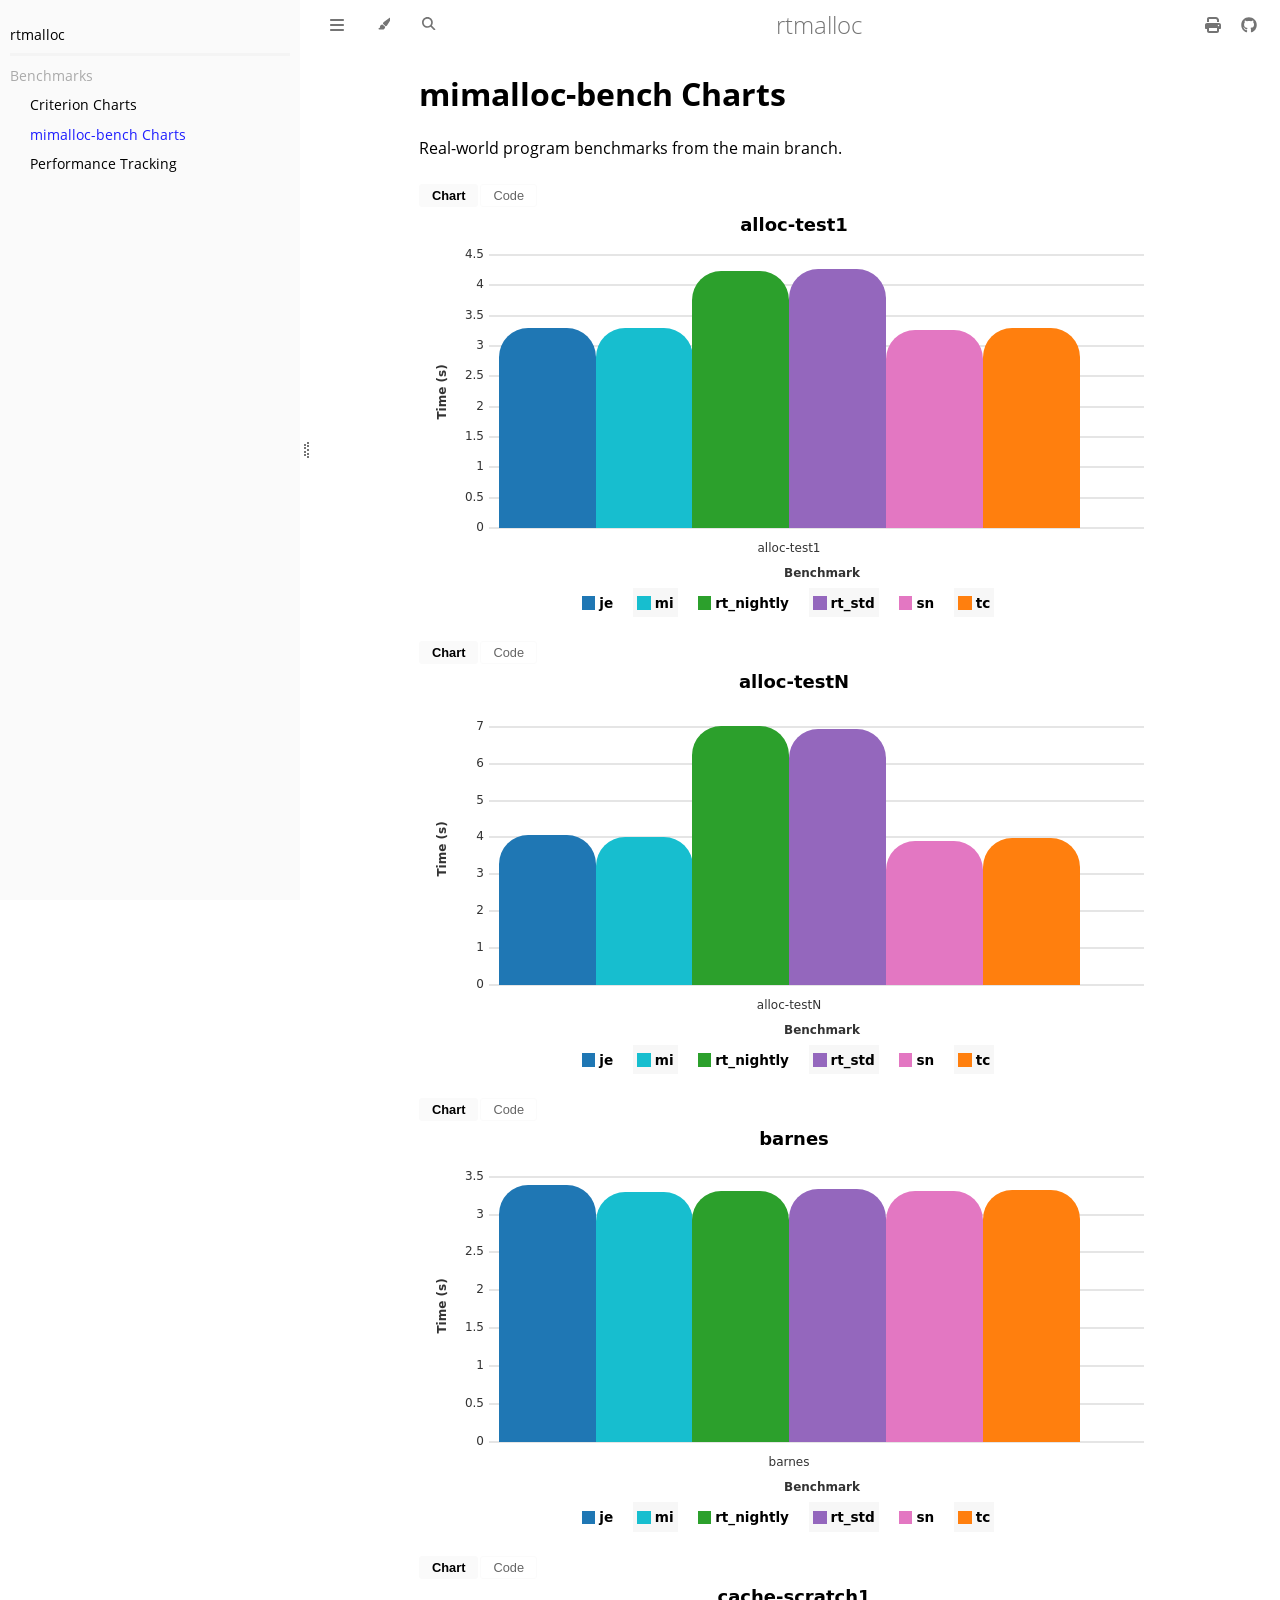
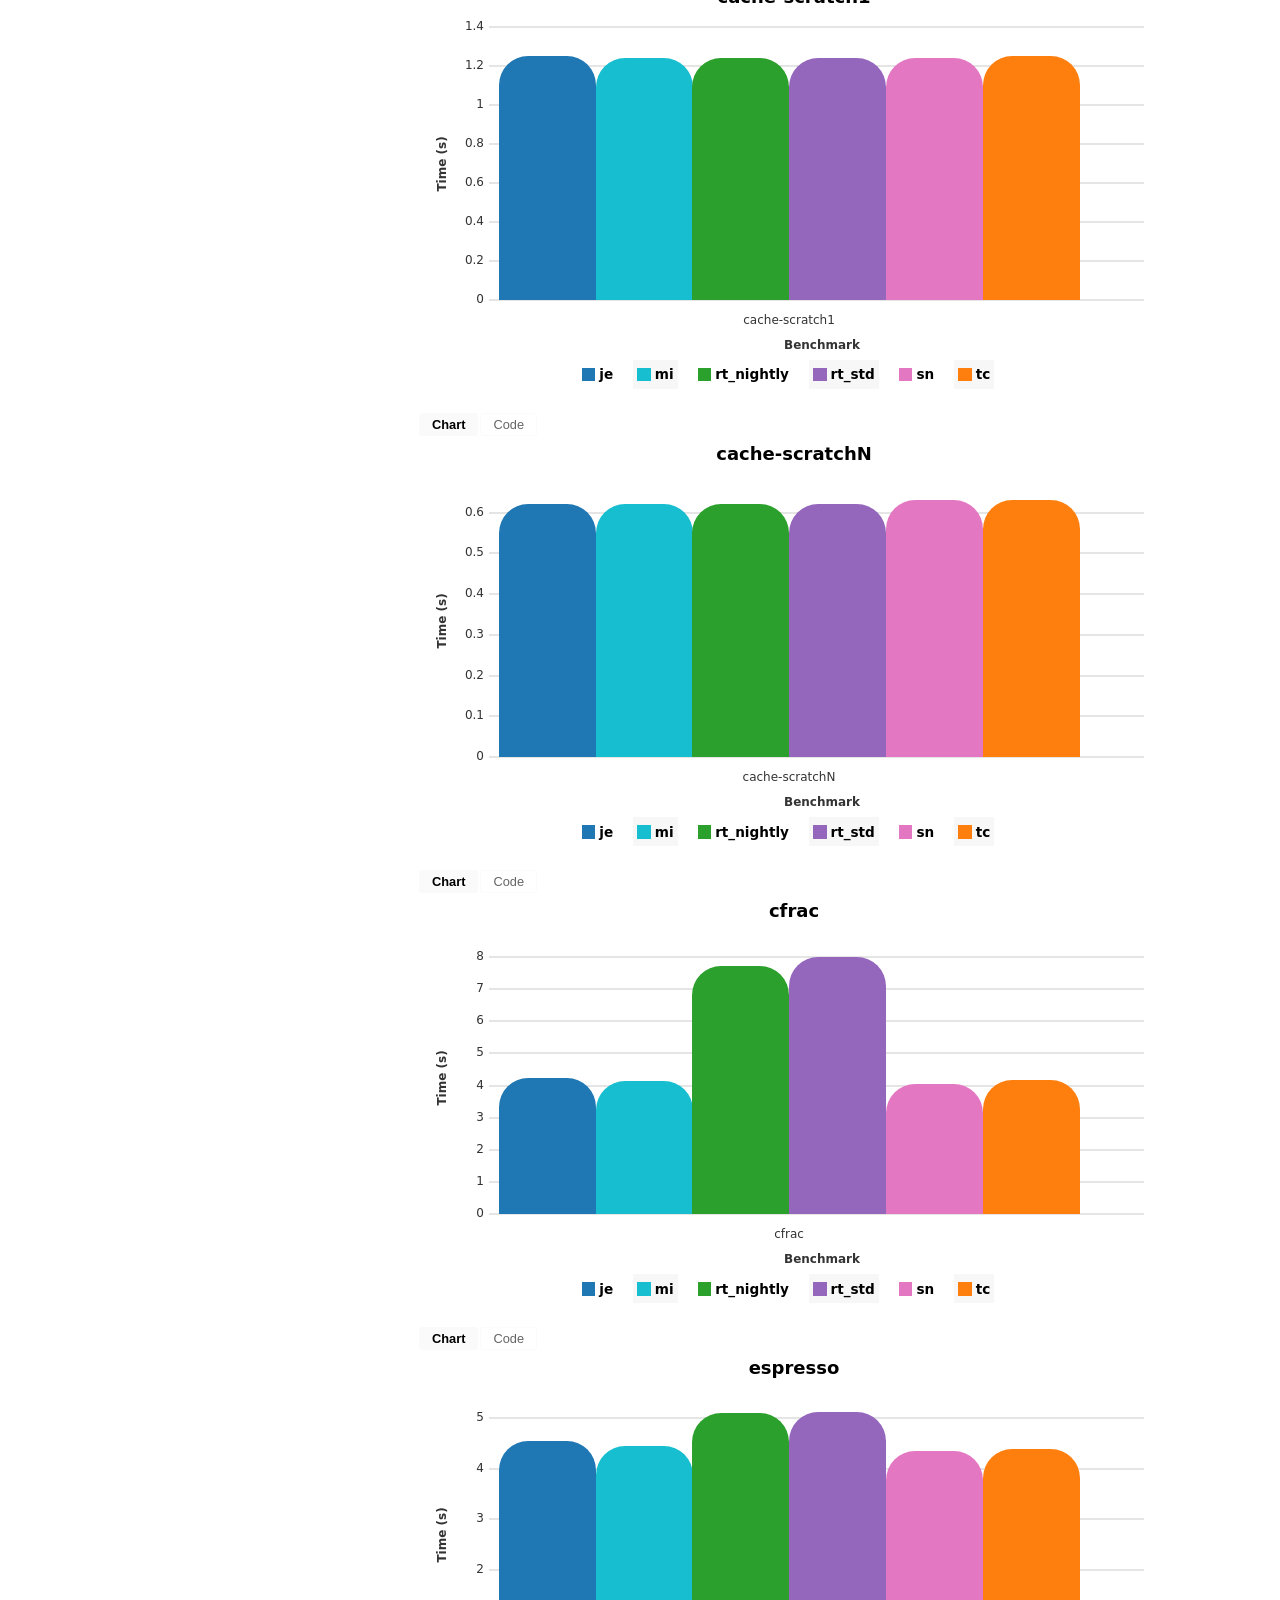
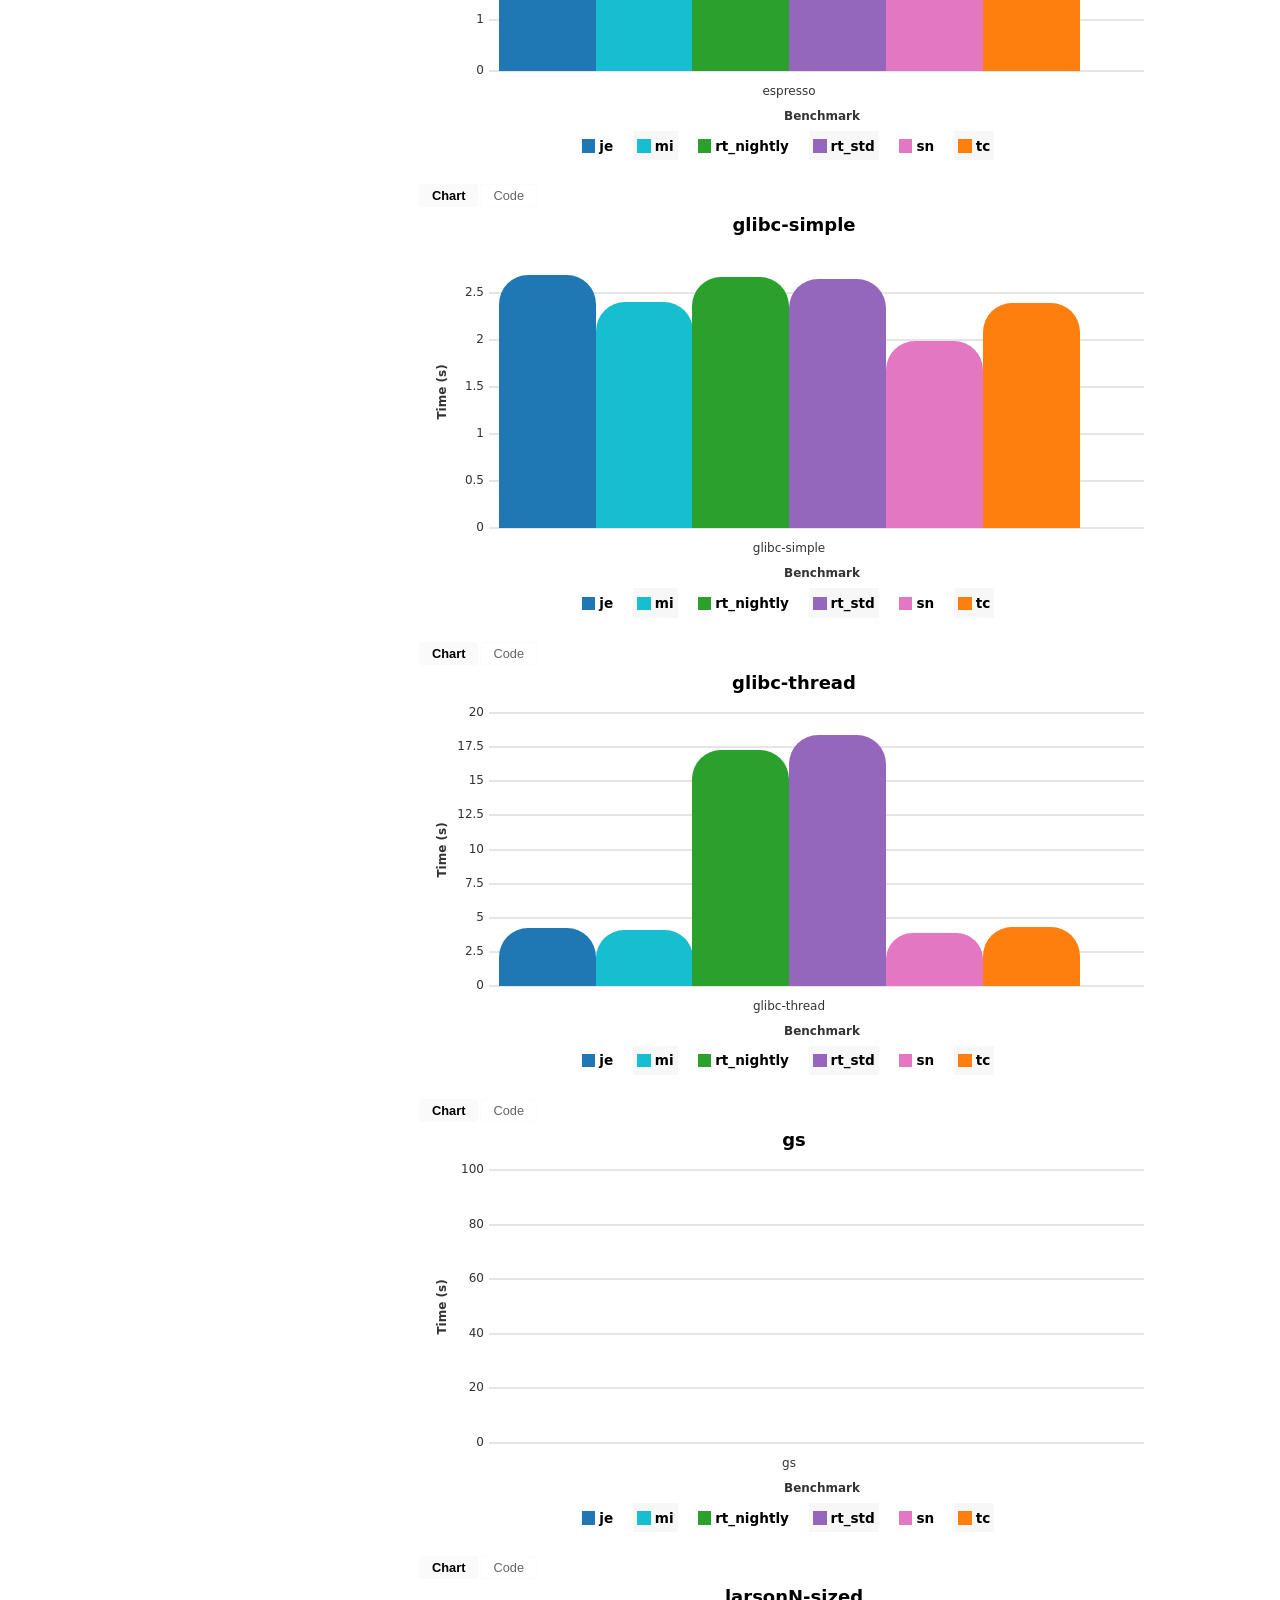
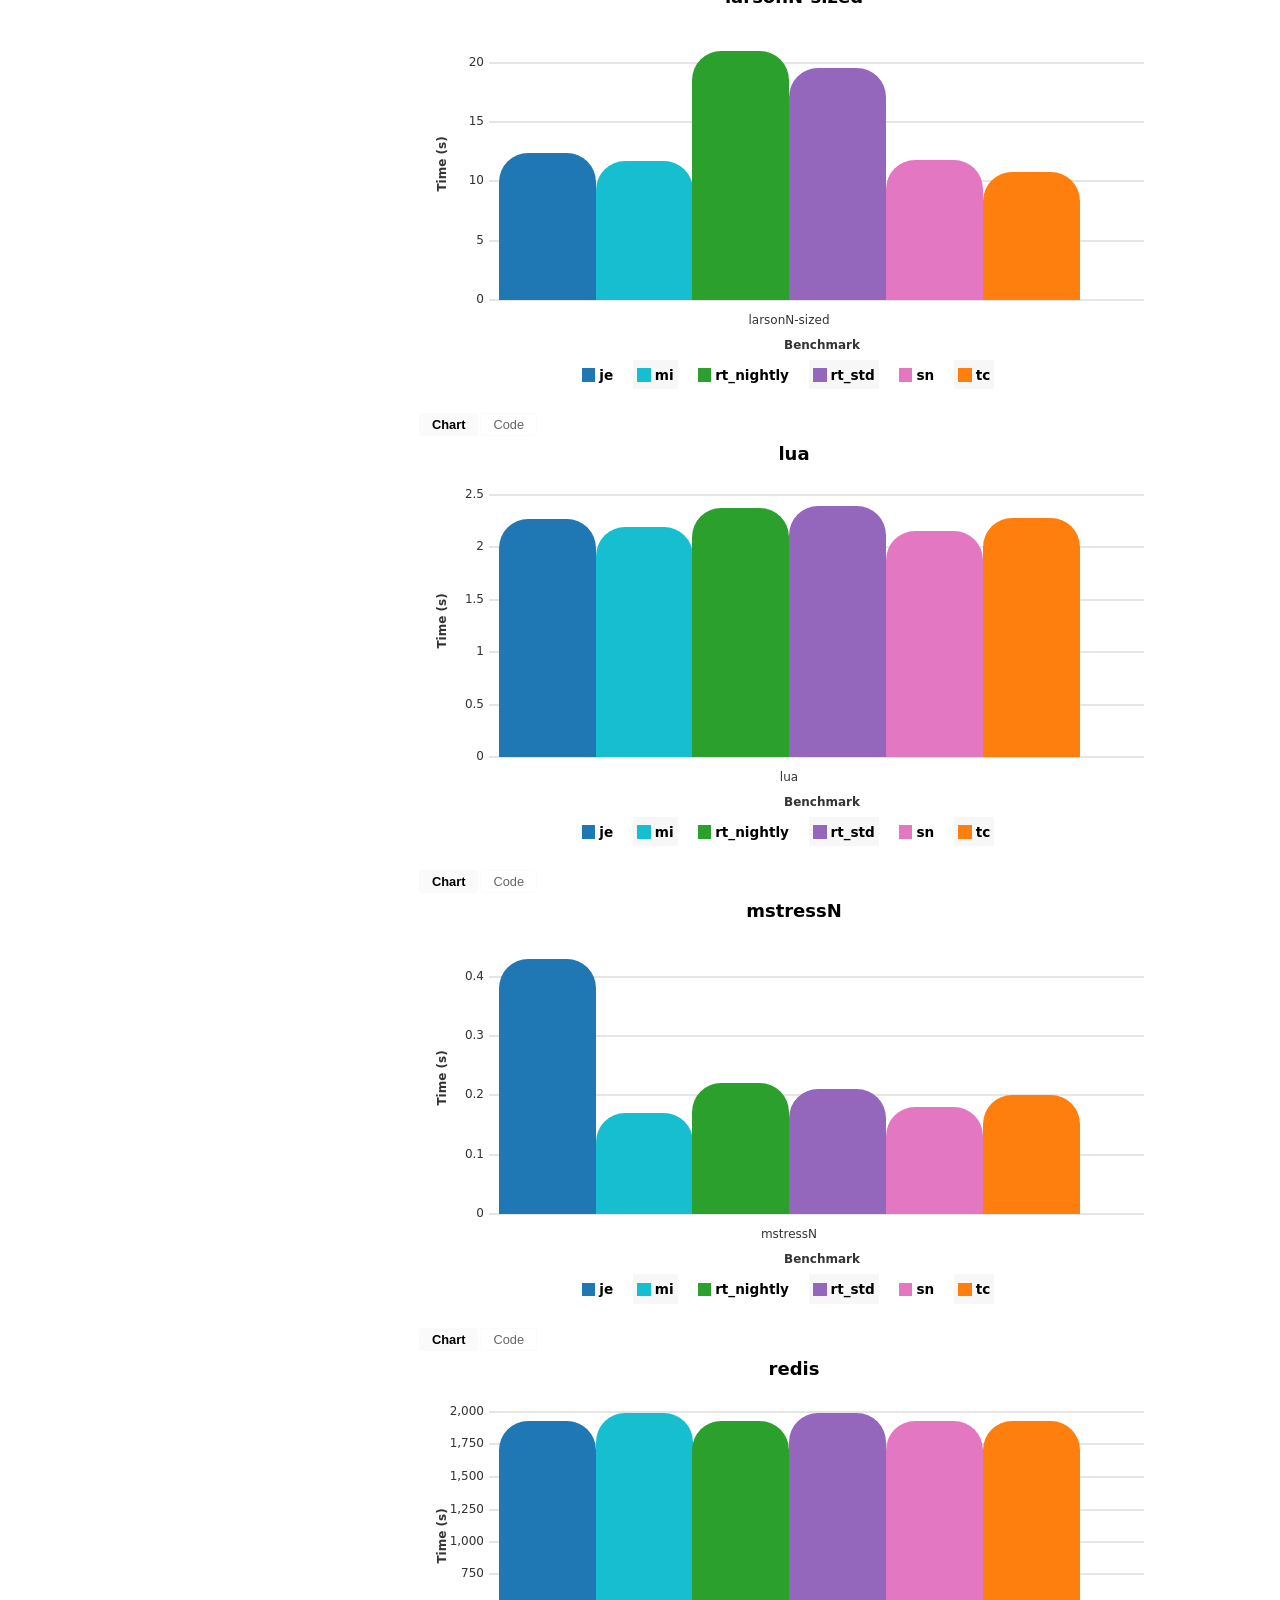
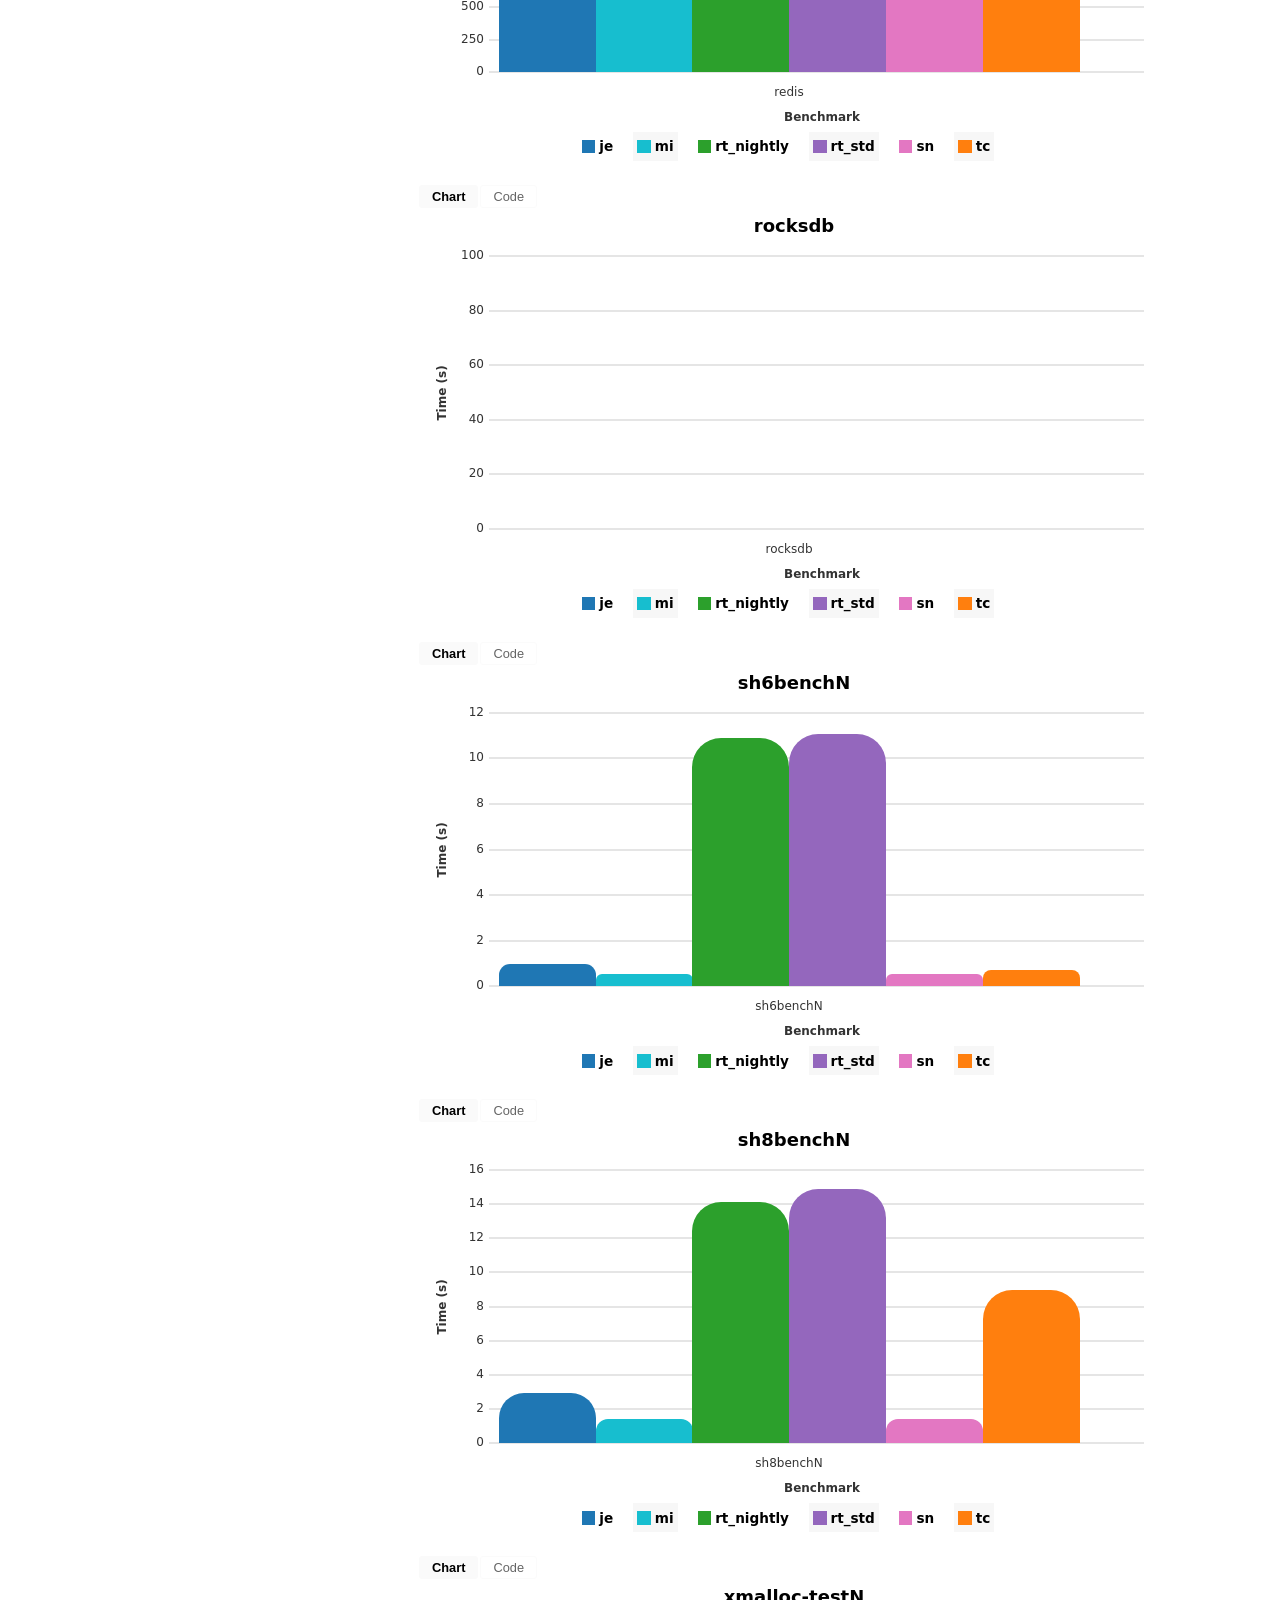
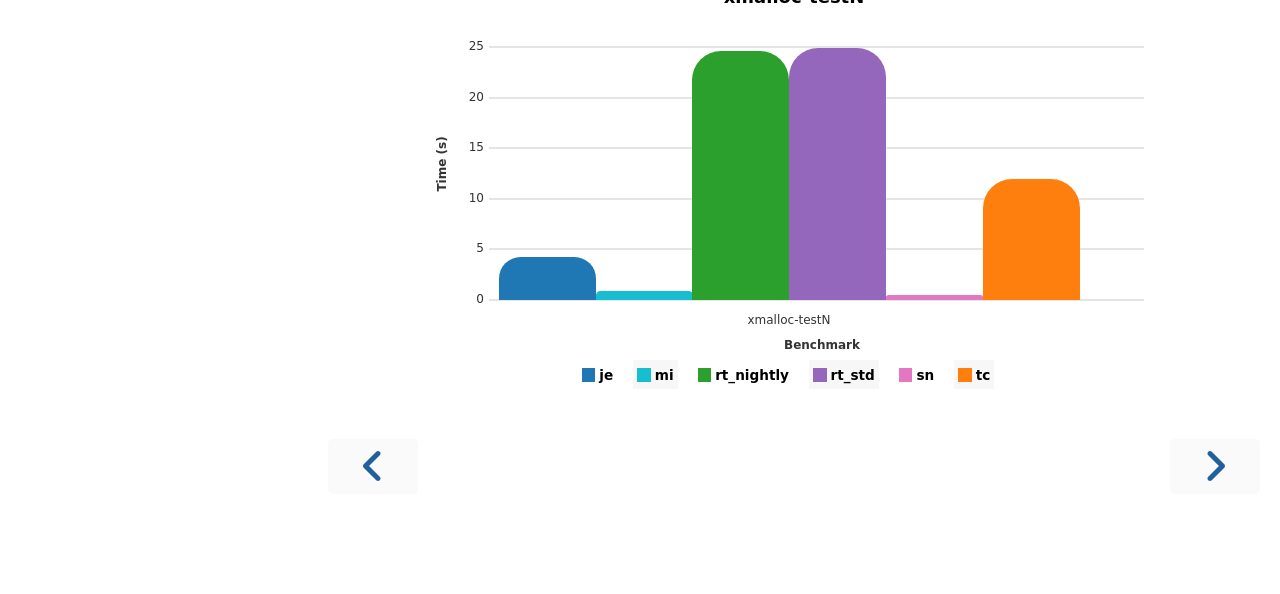
<file: benchmarks/mimalloc-bench.html>
<!DOCTYPE HTML>
<html lang="en" class="light sidebar-visible" dir="ltr">
    <head>
        <!-- Book generated using mdBook -->
        <meta charset="UTF-8">
        <title>mimalloc-bench Charts - rtmalloc</title>


        <!-- Custom HTML head -->

        <meta name="description" content="Rust Thread-caching malloc">
        <meta name="viewport" content="width=device-width, initial-scale=1">
        <meta name="theme-color" content="#ffffff">

        <link rel="icon" href="../favicon-de23e50b.svg">
        <link rel="shortcut icon" href="../favicon-8114d1fc.png">
        <link rel="stylesheet" href="../css/variables-8adf115d.css">
        <link rel="stylesheet" href="../css/general-2459343d.css">
        <link rel="stylesheet" href="../css/chrome-ae938929.css">
        <link rel="stylesheet" href="../css/print-9e4910d8.css" media="print">

        <!-- Fonts -->
        <link rel="stylesheet" href="../fonts/fonts-9644e21d.css">

        <!-- Highlight.js Stylesheets -->
        <link rel="stylesheet" id="mdbook-highlight-css" href="../highlight-493f70e1.css">
        <link rel="stylesheet" id="mdbook-tomorrow-night-css" href="../tomorrow-night-4c0ae647.css">
        <link rel="stylesheet" id="mdbook-ayu-highlight-css" href="../ayu-highlight-3fdfc3ac.css">

        <!-- Custom theme stylesheets -->
        <link rel="stylesheet" href="../assets/uplot/uplot-df630c6a.min.css">
        <link rel="stylesheet" href="../assets/uplot/uplot-charts-e4c6f506.css">


        <!-- Provide site root and default themes to javascript -->
        <script>
            const path_to_root = "../";
            const default_light_theme = "light";
            const default_dark_theme = "navy";
            window.path_to_searchindex_js = "../searchindex-9216a5b6.js";
        </script>
        <!-- Start loading toc.js asap -->
        <script src="../toc-eb5f6801.js"></script>
    </head>
    <body>
    <div id="mdbook-help-container">
        <div id="mdbook-help-popup">
            <h2 class="mdbook-help-title">Keyboard shortcuts</h2>
            <div>
                <p>Press <kbd>←</kbd> or <kbd>→</kbd> to navigate between chapters</p>
                <p>Press <kbd>S</kbd> or <kbd>/</kbd> to search in the book</p>
                <p>Press <kbd>?</kbd> to show this help</p>
                <p>Press <kbd>Esc</kbd> to hide this help</p>
            </div>
        </div>
    </div>
    <div id="mdbook-body-container">
        <!-- Work around some values being stored in localStorage wrapped in quotes -->
        <script>
            try {
                let theme = localStorage.getItem('mdbook-theme');
                let sidebar = localStorage.getItem('mdbook-sidebar');

                if (theme.startsWith('"') && theme.endsWith('"')) {
                    localStorage.setItem('mdbook-theme', theme.slice(1, theme.length - 1));
                }

                if (sidebar.startsWith('"') && sidebar.endsWith('"')) {
                    localStorage.setItem('mdbook-sidebar', sidebar.slice(1, sidebar.length - 1));
                }
            } catch (e) { }
        </script>

        <!-- Set the theme before any content is loaded, prevents flash -->
        <script>
            const default_theme = window.matchMedia("(prefers-color-scheme: dark)").matches ? default_dark_theme : default_light_theme;
            let theme;
            try { theme = localStorage.getItem('mdbook-theme'); } catch(e) { }
            if (theme === null || theme === undefined) { theme = default_theme; }
            const html = document.documentElement;
            html.classList.remove('light')
            html.classList.add(theme);
            html.classList.add("js");
        </script>

        <input type="checkbox" id="mdbook-sidebar-toggle-anchor" class="hidden">

        <!-- Hide / unhide sidebar before it is displayed -->
        <script>
            let sidebar = null;
            const sidebar_toggle = document.getElementById("mdbook-sidebar-toggle-anchor");
            if (document.body.clientWidth >= 1080) {
                try { sidebar = localStorage.getItem('mdbook-sidebar'); } catch(e) { }
                sidebar = sidebar || 'visible';
            } else {
                sidebar = 'hidden';
                sidebar_toggle.checked = false;
            }
            if (sidebar === 'visible') {
                sidebar_toggle.checked = true;
            } else {
                html.classList.remove('sidebar-visible');
            }
        </script>

        <nav id="mdbook-sidebar" class="sidebar" aria-label="Table of contents">
            <!-- populated by js -->
            <mdbook-sidebar-scrollbox class="sidebar-scrollbox"></mdbook-sidebar-scrollbox>
            <noscript>
                <iframe class="sidebar-iframe-outer" src="../toc.html"></iframe>
            </noscript>
            <div id="mdbook-sidebar-resize-handle" class="sidebar-resize-handle">
                <div class="sidebar-resize-indicator"></div>
            </div>
        </nav>

        <div id="mdbook-page-wrapper" class="page-wrapper">

            <div class="page">
                <div id="mdbook-menu-bar-hover-placeholder"></div>
                <div id="mdbook-menu-bar" class="menu-bar sticky">
                    <div class="left-buttons">
                        <label id="mdbook-sidebar-toggle" class="icon-button" for="mdbook-sidebar-toggle-anchor" title="Toggle Table of Contents" aria-label="Toggle Table of Contents" aria-controls="mdbook-sidebar">
                            <span class=fa-svg><svg xmlns="http://www.w3.org/2000/svg" viewBox="0 0 448 512"><!--! Font Awesome Free 6.2.0 by @fontawesome - https://fontawesome.com License - https://fontawesome.com/license/free (Icons: CC BY 4.0, Fonts: SIL OFL 1.1, Code: MIT License) Copyright 2022 Fonticons, Inc. --><path d="M0 96C0 78.3 14.3 64 32 64H416c17.7 0 32 14.3 32 32s-14.3 32-32 32H32C14.3 128 0 113.7 0 96zM0 256c0-17.7 14.3-32 32-32H416c17.7 0 32 14.3 32 32s-14.3 32-32 32H32c-17.7 0-32-14.3-32-32zM448 416c0 17.7-14.3 32-32 32H32c-17.7 0-32-14.3-32-32s14.3-32 32-32H416c17.7 0 32 14.3 32 32z"/></svg></span>
                        </label>
                        <button id="mdbook-theme-toggle" class="icon-button" type="button" title="Change theme" aria-label="Change theme" aria-haspopup="true" aria-expanded="false" aria-controls="mdbook-theme-list">
                            <span class=fa-svg><svg xmlns="http://www.w3.org/2000/svg" viewBox="0 0 576 512"><!--! Font Awesome Free 6.2.0 by @fontawesome - https://fontawesome.com License - https://fontawesome.com/license/free (Icons: CC BY 4.0, Fonts: SIL OFL 1.1, Code: MIT License) Copyright 2022 Fonticons, Inc. --><path d="M371.3 367.1c27.3-3.9 51.9-19.4 67.2-42.9L600.2 74.1c12.6-19.5 9.4-45.3-7.6-61.2S549.7-4.4 531.1 9.6L294.4 187.2c-24 18-38.2 46.1-38.4 76.1L371.3 367.1zm-19.6 25.4l-116-104.4C175.9 290.3 128 339.6 128 400c0 3.9 .2 7.8 .6 11.6c1.8 17.5-10.2 36.4-27.8 36.4H96c-17.7 0-32 14.3-32 32s14.3 32 32 32H240c61.9 0 112-50.1 112-112c0-2.5-.1-5-.2-7.5z"/></svg></span>
                        </button>
                        <ul id="mdbook-theme-list" class="theme-popup" aria-label="Themes" role="menu">
                            <li role="none"><button role="menuitem" class="theme" id="mdbook-theme-default_theme">Auto</button></li>
                            <li role="none"><button role="menuitem" class="theme" id="mdbook-theme-light">Light</button></li>
                            <li role="none"><button role="menuitem" class="theme" id="mdbook-theme-rust">Rust</button></li>
                            <li role="none"><button role="menuitem" class="theme" id="mdbook-theme-coal">Coal</button></li>
                            <li role="none"><button role="menuitem" class="theme" id="mdbook-theme-navy">Navy</button></li>
                            <li role="none"><button role="menuitem" class="theme" id="mdbook-theme-ayu">Ayu</button></li>
                        </ul>
                        <button id="mdbook-search-toggle" class="icon-button" type="button" title="Search (`/`)" aria-label="Toggle Searchbar" aria-expanded="false" aria-keyshortcuts="/ s" aria-controls="mdbook-searchbar">
                            <span class=fa-svg><svg xmlns="http://www.w3.org/2000/svg" viewBox="0 0 512 512"><!--! Font Awesome Free 6.2.0 by @fontawesome - https://fontawesome.com License - https://fontawesome.com/license/free (Icons: CC BY 4.0, Fonts: SIL OFL 1.1, Code: MIT License) Copyright 2022 Fonticons, Inc. --><path d="M416 208c0 45.9-14.9 88.3-40 122.7L502.6 457.4c12.5 12.5 12.5 32.8 0 45.3s-32.8 12.5-45.3 0L330.7 376c-34.4 25.2-76.8 40-122.7 40C93.1 416 0 322.9 0 208S93.1 0 208 0S416 93.1 416 208zM208 352c79.5 0 144-64.5 144-144s-64.5-144-144-144S64 128.5 64 208s64.5 144 144 144z"/></svg></span>
                        </button>
                    </div>

                    <h1 class="menu-title">rtmalloc</h1>

                    <div class="right-buttons">
                        <a href="../print.html" title="Print this book" aria-label="Print this book">
                            <span class=fa-svg id="print-button"><svg xmlns="http://www.w3.org/2000/svg" viewBox="0 0 512 512"><!--! Font Awesome Free 6.2.0 by @fontawesome - https://fontawesome.com License - https://fontawesome.com/license/free (Icons: CC BY 4.0, Fonts: SIL OFL 1.1, Code: MIT License) Copyright 2022 Fonticons, Inc. --><path d="M128 0C92.7 0 64 28.7 64 64v96h64V64H354.7L384 93.3V160h64V93.3c0-17-6.7-33.3-18.7-45.3L400 18.7C388 6.7 371.7 0 354.7 0H128zM384 352v32 64H128V384 368 352H384zm64 32h32c17.7 0 32-14.3 32-32V256c0-35.3-28.7-64-64-64H64c-35.3 0-64 28.7-64 64v96c0 17.7 14.3 32 32 32H64v64c0 35.3 28.7 64 64 64H384c35.3 0 64-28.7 64-64V384zm-16-88c-13.3 0-24-10.7-24-24s10.7-24 24-24s24 10.7 24 24s-10.7 24-24 24z"/></svg></span>
                        </a>
                        <a href="https://github.com/n1ght-hunter/rtmalloc" title="Git repository" aria-label="Git repository">
                            <span class=fa-svg><svg xmlns="http://www.w3.org/2000/svg" viewBox="0 0 496 512"><!--! Font Awesome Free 6.2.0 by @fontawesome - https://fontawesome.com License - https://fontawesome.com/license/free (Icons: CC BY 4.0, Fonts: SIL OFL 1.1, Code: MIT License) Copyright 2022 Fonticons, Inc. --><path d="M165.9 397.4c0 2-2.3 3.6-5.2 3.6-3.3.3-5.6-1.3-5.6-3.6 0-2 2.3-3.6 5.2-3.6 3-.3 5.6 1.3 5.6 3.6zm-31.1-4.5c-.7 2 1.3 4.3 4.3 4.9 2.6 1 5.6 0 6.2-2s-1.3-4.3-4.3-5.2c-2.6-.7-5.5.3-6.2 2.3zm44.2-1.7c-2.9.7-4.9 2.6-4.6 4.9.3 2 2.9 3.3 5.9 2.6 2.9-.7 4.9-2.6 4.6-4.6-.3-1.9-3-3.2-5.9-2.9zM244.8 8C106.1 8 0 113.3 0 252c0 110.9 69.8 205.8 169.5 239.2 12.8 2.3 17.3-5.6 17.3-12.1 0-6.2-.3-40.4-.3-61.4 0 0-70 15-84.7-29.8 0 0-11.4-29.1-27.8-36.6 0 0-22.9-15.7 1.6-15.4 0 0 24.9 2 38.6 25.8 21.9 38.6 58.6 27.5 72.9 20.9 2.3-16 8.8-27.1 16-33.7-55.9-6.2-112.3-14.3-112.3-110.5 0-27.5 7.6-41.3 23.6-58.9-2.6-6.5-11.1-33.3 2.6-67.9 20.9-6.5 69 27 69 27 20-5.6 41.5-8.5 62.8-8.5s42.8 2.9 62.8 8.5c0 0 48.1-33.6 69-27 13.7 34.7 5.2 61.4 2.6 67.9 16 17.7 25.8 31.5 25.8 58.9 0 96.5-58.9 104.2-114.8 110.5 9.2 7.9 17 22.9 17 46.4 0 33.7-.3 75.4-.3 83.6 0 6.5 4.6 14.4 17.3 12.1C428.2 457.8 496 362.9 496 252 496 113.3 383.5 8 244.8 8zM97.2 352.9c-1.3 1-1 3.3.7 5.2 1.6 1.6 3.9 2.3 5.2 1 1.3-1 1-3.3-.7-5.2-1.6-1.6-3.9-2.3-5.2-1zm-10.8-8.1c-.7 1.3.3 2.9 2.3 3.9 1.6 1 3.6.7 4.3-.7.7-1.3-.3-2.9-2.3-3.9-2-.6-3.6-.3-4.3.7zm32.4 35.6c-1.6 1.3-1 4.3 1.3 6.2 2.3 2.3 5.2 2.6 6.5 1 1.3-1.3.7-4.3-1.3-6.2-2.2-2.3-5.2-2.6-6.5-1zm-11.4-14.7c-1.6 1-1.6 3.6 0 5.9 1.6 2.3 4.3 3.3 5.6 2.3 1.6-1.3 1.6-3.9 0-6.2-1.4-2.3-4-3.3-5.6-2z"/></svg></span>
                        </a>

                    </div>
                </div>

                <div id="mdbook-search-wrapper" class="hidden">
                    <form id="mdbook-searchbar-outer" class="searchbar-outer">
                        <div class="search-wrapper">
                            <input type="search" id="mdbook-searchbar" name="searchbar" placeholder="Search this book ..." aria-controls="mdbook-searchresults-outer" aria-describedby="searchresults-header">
                            <div class="spinner-wrapper">
                                <span class=fa-svg id="fa-spin"><svg xmlns="http://www.w3.org/2000/svg" viewBox="0 0 512 512"><!--! Font Awesome Free 6.2.0 by @fontawesome - https://fontawesome.com License - https://fontawesome.com/license/free (Icons: CC BY 4.0, Fonts: SIL OFL 1.1, Code: MIT License) Copyright 2022 Fonticons, Inc. --><path d="M304 48c0-26.5-21.5-48-48-48s-48 21.5-48 48s21.5 48 48 48s48-21.5 48-48zm0 416c0-26.5-21.5-48-48-48s-48 21.5-48 48s21.5 48 48 48s48-21.5 48-48zM48 304c26.5 0 48-21.5 48-48s-21.5-48-48-48s-48 21.5-48 48s21.5 48 48 48zm464-48c0-26.5-21.5-48-48-48s-48 21.5-48 48s21.5 48 48 48s48-21.5 48-48zM142.9 437c18.7-18.7 18.7-49.1 0-67.9s-49.1-18.7-67.9 0s-18.7 49.1 0 67.9s49.1 18.7 67.9 0zm0-294.2c18.7-18.7 18.7-49.1 0-67.9S93.7 56.2 75 75s-18.7 49.1 0 67.9s49.1 18.7 67.9 0zM369.1 437c18.7 18.7 49.1 18.7 67.9 0s18.7-49.1 0-67.9s-49.1-18.7-67.9 0s-18.7 49.1 0 67.9z"/></svg></span>
                            </div>
                        </div>
                    </form>
                    <div id="mdbook-searchresults-outer" class="searchresults-outer hidden">
                        <div id="mdbook-searchresults-header" class="searchresults-header"></div>
                        <ul id="mdbook-searchresults">
                        </ul>
                    </div>
                </div>

                <!-- Apply ARIA attributes after the sidebar and the sidebar toggle button are added to the DOM -->
                <script>
                    document.getElementById('mdbook-sidebar-toggle').setAttribute('aria-expanded', sidebar === 'visible');
                    document.getElementById('mdbook-sidebar').setAttribute('aria-hidden', sidebar !== 'visible');
                    Array.from(document.querySelectorAll('#mdbook-sidebar a')).forEach(function(link) {
                        link.setAttribute('tabIndex', sidebar === 'visible' ? 0 : -1);
                    });
                </script>

                <div id="mdbook-content" class="content">
                    <main>
                        <h1 id="mimalloc-bench-charts"><a class="header" href="#mimalloc-bench-charts">mimalloc-bench Charts</a></h1>
<p>Real-world program benchmarks from the main branch.</p>
<div class="uplot-chart"><script type="application/json" class="uplot-data">{
  "title": "alloc-test1",
  "labels": [
    "alloc-test1"
  ],
  "datasets": [
    {
      "label": "je",
      "color": "#1f77b4",
      "data": [
        3.3
      ]
    },
    {
      "label": "mi",
      "color": "#17becf",
      "data": [
        3.29
      ]
    },
    {
      "label": "rt_nightly",
      "color": "#2ca02c",
      "data": [
        4.24
      ]
    },
    {
      "label": "rt_std",
      "color": "#9467bd",
      "data": [
        4.27
      ]
    },
    {
      "label": "sn",
      "color": "#e377c2",
      "data": [
        3.27
      ]
    },
    {
      "label": "tc",
      "color": "#ff7f0e",
      "data": [
        3.3
      ]
    }
  ],
  "axes": {
    "x": "Benchmark",
    "y": "Time (s)"
  }
}
</script></div>

<div class="uplot-chart"><script type="application/json" class="uplot-data">{
  "title": "alloc-testN",
  "labels": [
    "alloc-testN"
  ],
  "datasets": [
    {
      "label": "je",
      "color": "#1f77b4",
      "data": [
        4.06
      ]
    },
    {
      "label": "mi",
      "color": "#17becf",
      "data": [
        4.01
      ]
    },
    {
      "label": "rt_nightly",
      "color": "#2ca02c",
      "data": [
        7.02
      ]
    },
    {
      "label": "rt_std",
      "color": "#9467bd",
      "data": [
        6.94
      ]
    },
    {
      "label": "sn",
      "color": "#e377c2",
      "data": [
        3.9
      ]
    },
    {
      "label": "tc",
      "color": "#ff7f0e",
      "data": [
        3.99
      ]
    }
  ],
  "axes": {
    "x": "Benchmark",
    "y": "Time (s)"
  }
}
</script></div>

<div class="uplot-chart"><script type="application/json" class="uplot-data">{
  "title": "barnes",
  "labels": [
    "barnes"
  ],
  "datasets": [
    {
      "label": "je",
      "color": "#1f77b4",
      "data": [
        3.39
      ]
    },
    {
      "label": "mi",
      "color": "#17becf",
      "data": [
        3.3
      ]
    },
    {
      "label": "rt_nightly",
      "color": "#2ca02c",
      "data": [
        3.31
      ]
    },
    {
      "label": "rt_std",
      "color": "#9467bd",
      "data": [
        3.33
      ]
    },
    {
      "label": "sn",
      "color": "#e377c2",
      "data": [
        3.31
      ]
    },
    {
      "label": "tc",
      "color": "#ff7f0e",
      "data": [
        3.32
      ]
    }
  ],
  "axes": {
    "x": "Benchmark",
    "y": "Time (s)"
  }
}
</script></div>

<div class="uplot-chart"><script type="application/json" class="uplot-data">{
  "title": "cache-scratch1",
  "labels": [
    "cache-scratch1"
  ],
  "datasets": [
    {
      "label": "je",
      "color": "#1f77b4",
      "data": [
        1.25
      ]
    },
    {
      "label": "mi",
      "color": "#17becf",
      "data": [
        1.24
      ]
    },
    {
      "label": "rt_nightly",
      "color": "#2ca02c",
      "data": [
        1.24
      ]
    },
    {
      "label": "rt_std",
      "color": "#9467bd",
      "data": [
        1.24
      ]
    },
    {
      "label": "sn",
      "color": "#e377c2",
      "data": [
        1.24
      ]
    },
    {
      "label": "tc",
      "color": "#ff7f0e",
      "data": [
        1.25
      ]
    }
  ],
  "axes": {
    "x": "Benchmark",
    "y": "Time (s)"
  }
}
</script></div>

<div class="uplot-chart"><script type="application/json" class="uplot-data">{
  "title": "cache-scratchN",
  "labels": [
    "cache-scratchN"
  ],
  "datasets": [
    {
      "label": "je",
      "color": "#1f77b4",
      "data": [
        0.62
      ]
    },
    {
      "label": "mi",
      "color": "#17becf",
      "data": [
        0.62
      ]
    },
    {
      "label": "rt_nightly",
      "color": "#2ca02c",
      "data": [
        0.62
      ]
    },
    {
      "label": "rt_std",
      "color": "#9467bd",
      "data": [
        0.62
      ]
    },
    {
      "label": "sn",
      "color": "#e377c2",
      "data": [
        0.63
      ]
    },
    {
      "label": "tc",
      "color": "#ff7f0e",
      "data": [
        0.63
      ]
    }
  ],
  "axes": {
    "x": "Benchmark",
    "y": "Time (s)"
  }
}
</script></div>

<div class="uplot-chart"><script type="application/json" class="uplot-data">{
  "title": "cfrac",
  "labels": [
    "cfrac"
  ],
  "datasets": [
    {
      "label": "je",
      "color": "#1f77b4",
      "data": [
        4.25
      ]
    },
    {
      "label": "mi",
      "color": "#17becf",
      "data": [
        4.13
      ]
    },
    {
      "label": "rt_nightly",
      "color": "#2ca02c",
      "data": [
        7.71
      ]
    },
    {
      "label": "rt_std",
      "color": "#9467bd",
      "data": [
        8.01
      ]
    },
    {
      "label": "sn",
      "color": "#e377c2",
      "data": [
        4.05
      ]
    },
    {
      "label": "tc",
      "color": "#ff7f0e",
      "data": [
        4.18
      ]
    }
  ],
  "axes": {
    "x": "Benchmark",
    "y": "Time (s)"
  }
}
</script></div>

<div class="uplot-chart"><script type="application/json" class="uplot-data">{
  "title": "espresso",
  "labels": [
    "espresso"
  ],
  "datasets": [
    {
      "label": "je",
      "color": "#1f77b4",
      "data": [
        4.55
      ]
    },
    {
      "label": "mi",
      "color": "#17becf",
      "data": [
        4.45
      ]
    },
    {
      "label": "rt_nightly",
      "color": "#2ca02c",
      "data": [
        5.1
      ]
    },
    {
      "label": "rt_std",
      "color": "#9467bd",
      "data": [
        5.13
      ]
    },
    {
      "label": "sn",
      "color": "#e377c2",
      "data": [
        4.36
      ]
    },
    {
      "label": "tc",
      "color": "#ff7f0e",
      "data": [
        4.39
      ]
    }
  ],
  "axes": {
    "x": "Benchmark",
    "y": "Time (s)"
  }
}
</script></div>

<div class="uplot-chart"><script type="application/json" class="uplot-data">{
  "title": "glibc-simple",
  "labels": [
    "glibc-simple"
  ],
  "datasets": [
    {
      "label": "je",
      "color": "#1f77b4",
      "data": [
        2.69
      ]
    },
    {
      "label": "mi",
      "color": "#17becf",
      "data": [
        2.4
      ]
    },
    {
      "label": "rt_nightly",
      "color": "#2ca02c",
      "data": [
        2.67
      ]
    },
    {
      "label": "rt_std",
      "color": "#9467bd",
      "data": [
        2.65
      ]
    },
    {
      "label": "sn",
      "color": "#e377c2",
      "data": [
        1.99
      ]
    },
    {
      "label": "tc",
      "color": "#ff7f0e",
      "data": [
        2.39
      ]
    }
  ],
  "axes": {
    "x": "Benchmark",
    "y": "Time (s)"
  }
}
</script></div>

<div class="uplot-chart"><script type="application/json" class="uplot-data">{
  "title": "glibc-thread",
  "labels": [
    "glibc-thread"
  ],
  "datasets": [
    {
      "label": "je",
      "color": "#1f77b4",
      "data": [
        4.262
      ]
    },
    {
      "label": "mi",
      "color": "#17becf",
      "data": [
        4.071
      ]
    },
    {
      "label": "rt_nightly",
      "color": "#2ca02c",
      "data": [
        17.322
      ]
    },
    {
      "label": "rt_std",
      "color": "#9467bd",
      "data": [
        18.411
      ]
    },
    {
      "label": "sn",
      "color": "#e377c2",
      "data": [
        3.857
      ]
    },
    {
      "label": "tc",
      "color": "#ff7f0e",
      "data": [
        4.315
      ]
    }
  ],
  "axes": {
    "x": "Benchmark",
    "y": "Time (s)"
  }
}
</script></div>

<div class="uplot-chart"><script type="application/json" class="uplot-data">{
  "title": "gs",
  "labels": [
    "gs"
  ],
  "datasets": [
    {
      "label": "je",
      "color": "#1f77b4",
      "data": [
        0.0
      ]
    },
    {
      "label": "mi",
      "color": "#17becf",
      "data": [
        0.0
      ]
    },
    {
      "label": "rt_nightly",
      "color": "#2ca02c",
      "data": [
        0.0
      ]
    },
    {
      "label": "rt_std",
      "color": "#9467bd",
      "data": [
        0.0
      ]
    },
    {
      "label": "sn",
      "color": "#e377c2",
      "data": [
        0.0
      ]
    },
    {
      "label": "tc",
      "color": "#ff7f0e",
      "data": [
        0.0
      ]
    }
  ],
  "axes": {
    "x": "Benchmark",
    "y": "Time (s)"
  }
}
</script></div>

<div class="uplot-chart"><script type="application/json" class="uplot-data">{
  "title": "larsonN-sized",
  "labels": [
    "larsonN-sized"
  ],
  "datasets": [
    {
      "label": "je",
      "color": "#1f77b4",
      "data": [
        12.426
      ]
    },
    {
      "label": "mi",
      "color": "#17becf",
      "data": [
        11.688
      ]
    },
    {
      "label": "rt_nightly",
      "color": "#2ca02c",
      "data": [
        20.96
      ]
    },
    {
      "label": "rt_std",
      "color": "#9467bd",
      "data": [
        19.519
      ]
    },
    {
      "label": "sn",
      "color": "#e377c2",
      "data": [
        11.755
      ]
    },
    {
      "label": "tc",
      "color": "#ff7f0e",
      "data": [
        10.756
      ]
    }
  ],
  "axes": {
    "x": "Benchmark",
    "y": "Time (s)"
  }
}
</script></div>

<div class="uplot-chart"><script type="application/json" class="uplot-data">{
  "title": "lua",
  "labels": [
    "lua"
  ],
  "datasets": [
    {
      "label": "je",
      "color": "#1f77b4",
      "data": [
        2.27
      ]
    },
    {
      "label": "mi",
      "color": "#17becf",
      "data": [
        2.19
      ]
    },
    {
      "label": "rt_nightly",
      "color": "#2ca02c",
      "data": [
        2.37
      ]
    },
    {
      "label": "rt_std",
      "color": "#9467bd",
      "data": [
        2.39
      ]
    },
    {
      "label": "sn",
      "color": "#e377c2",
      "data": [
        2.15
      ]
    },
    {
      "label": "tc",
      "color": "#ff7f0e",
      "data": [
        2.28
      ]
    }
  ],
  "axes": {
    "x": "Benchmark",
    "y": "Time (s)"
  }
}
</script></div>

<div class="uplot-chart"><script type="application/json" class="uplot-data">{
  "title": "mstressN",
  "labels": [
    "mstressN"
  ],
  "datasets": [
    {
      "label": "je",
      "color": "#1f77b4",
      "data": [
        0.43
      ]
    },
    {
      "label": "mi",
      "color": "#17becf",
      "data": [
        0.17
      ]
    },
    {
      "label": "rt_nightly",
      "color": "#2ca02c",
      "data": [
        0.22
      ]
    },
    {
      "label": "rt_std",
      "color": "#9467bd",
      "data": [
        0.21
      ]
    },
    {
      "label": "sn",
      "color": "#e377c2",
      "data": [
        0.18
      ]
    },
    {
      "label": "tc",
      "color": "#ff7f0e",
      "data": [
        0.2
      ]
    }
  ],
  "axes": {
    "x": "Benchmark",
    "y": "Time (s)"
  }
}
</script></div>

<div class="uplot-chart"><script type="application/json" class="uplot-data">{
  "title": "redis",
  "labels": [
    "redis"
  ],
  "datasets": [
    {
      "label": "je",
      "color": "#1f77b4",
      "data": [
        1928.0
      ]
    },
    {
      "label": "mi",
      "color": "#17becf",
      "data": [
        1996.0
      ]
    },
    {
      "label": "rt_nightly",
      "color": "#2ca02c",
      "data": [
        1928.0
      ]
    },
    {
      "label": "rt_std",
      "color": "#9467bd",
      "data": [
        1996.0
      ]
    },
    {
      "label": "sn",
      "color": "#e377c2",
      "data": [
        1928.0
      ]
    },
    {
      "label": "tc",
      "color": "#ff7f0e",
      "data": [
        1932.0
      ]
    }
  ],
  "axes": {
    "x": "Benchmark",
    "y": "Time (s)"
  }
}
</script></div>

<div class="uplot-chart"><script type="application/json" class="uplot-data">{
  "title": "rocksdb",
  "labels": [
    "rocksdb"
  ],
  "datasets": [
    {
      "label": "je",
      "color": "#1f77b4",
      "data": [
        0.0
      ]
    },
    {
      "label": "mi",
      "color": "#17becf",
      "data": [
        0.0
      ]
    },
    {
      "label": "rt_nightly",
      "color": "#2ca02c",
      "data": [
        0.0
      ]
    },
    {
      "label": "rt_std",
      "color": "#9467bd",
      "data": [
        0.0
      ]
    },
    {
      "label": "sn",
      "color": "#e377c2",
      "data": [
        0.0
      ]
    },
    {
      "label": "tc",
      "color": "#ff7f0e",
      "data": [
        0.0
      ]
    }
  ],
  "axes": {
    "x": "Benchmark",
    "y": "Time (s)"
  }
}
</script></div>

<div class="uplot-chart"><script type="application/json" class="uplot-data">{
  "title": "sh6benchN",
  "labels": [
    "sh6benchN"
  ],
  "datasets": [
    {
      "label": "je",
      "color": "#1f77b4",
      "data": [
        0.97
      ]
    },
    {
      "label": "mi",
      "color": "#17becf",
      "data": [
        0.54
      ]
    },
    {
      "label": "rt_nightly",
      "color": "#2ca02c",
      "data": [
        10.91
      ]
    },
    {
      "label": "rt_std",
      "color": "#9467bd",
      "data": [
        11.08
      ]
    },
    {
      "label": "sn",
      "color": "#e377c2",
      "data": [
        0.51
      ]
    },
    {
      "label": "tc",
      "color": "#ff7f0e",
      "data": [
        0.69
      ]
    }
  ],
  "axes": {
    "x": "Benchmark",
    "y": "Time (s)"
  }
}
</script></div>

<div class="uplot-chart"><script type="application/json" class="uplot-data">{
  "title": "sh8benchN",
  "labels": [
    "sh8benchN"
  ],
  "datasets": [
    {
      "label": "je",
      "color": "#1f77b4",
      "data": [
        2.95
      ]
    },
    {
      "label": "mi",
      "color": "#17becf",
      "data": [
        1.41
      ]
    },
    {
      "label": "rt_nightly",
      "color": "#2ca02c",
      "data": [
        14.11
      ]
    },
    {
      "label": "rt_std",
      "color": "#9467bd",
      "data": [
        14.86
      ]
    },
    {
      "label": "sn",
      "color": "#e377c2",
      "data": [
        1.43
      ]
    },
    {
      "label": "tc",
      "color": "#ff7f0e",
      "data": [
        8.95
      ]
    }
  ],
  "axes": {
    "x": "Benchmark",
    "y": "Time (s)"
  }
}
</script></div>

<div class="uplot-chart"><script type="application/json" class="uplot-data">{
  "title": "xmalloc-testN",
  "labels": [
    "xmalloc-testN"
  ],
  "datasets": [
    {
      "label": "je",
      "color": "#1f77b4",
      "data": [
        4.289
      ]
    },
    {
      "label": "mi",
      "color": "#17becf",
      "data": [
        0.92
      ]
    },
    {
      "label": "rt_nightly",
      "color": "#2ca02c",
      "data": [
        24.6
      ]
    },
    {
      "label": "rt_std",
      "color": "#9467bd",
      "data": [
        24.901
      ]
    },
    {
      "label": "sn",
      "color": "#e377c2",
      "data": [
        0.481
      ]
    },
    {
      "label": "tc",
      "color": "#ff7f0e",
      "data": [
        11.956
      ]
    }
  ],
  "axes": {
    "x": "Benchmark",
    "y": "Time (s)"
  }
}
</script></div>


                    </main>

                    <nav class="nav-wrapper" aria-label="Page navigation">
                        <!-- Mobile navigation buttons -->
                            <a rel="prev" href="../benchmarks/criterion.html" class="mobile-nav-chapters previous" title="Previous chapter" aria-label="Previous chapter" aria-keyshortcuts="Left">
                                <span class=fa-svg><svg xmlns="http://www.w3.org/2000/svg" viewBox="0 0 320 512"><!--! Font Awesome Free 6.2.0 by @fontawesome - https://fontawesome.com License - https://fontawesome.com/license/free (Icons: CC BY 4.0, Fonts: SIL OFL 1.1, Code: MIT License) Copyright 2022 Fonticons, Inc. --><path d="M41.4 233.4c-12.5 12.5-12.5 32.8 0 45.3l160 160c12.5 12.5 32.8 12.5 45.3 0s12.5-32.8 0-45.3L109.3 256 246.6 118.6c12.5-12.5 12.5-32.8 0-45.3s-32.8-12.5-45.3 0l-160 160z"/></svg></span>
                            </a>

                            <a rel="next prefetch" href="../benchmarks/tracking.html" class="mobile-nav-chapters next" title="Next chapter" aria-label="Next chapter" aria-keyshortcuts="Right">
                                <span class=fa-svg><svg xmlns="http://www.w3.org/2000/svg" viewBox="0 0 320 512"><!--! Font Awesome Free 6.2.0 by @fontawesome - https://fontawesome.com License - https://fontawesome.com/license/free (Icons: CC BY 4.0, Fonts: SIL OFL 1.1, Code: MIT License) Copyright 2022 Fonticons, Inc. --><path d="M278.6 233.4c12.5 12.5 12.5 32.8 0 45.3l-160 160c-12.5 12.5-32.8 12.5-45.3 0s-12.5-32.8 0-45.3L210.7 256 73.4 118.6c-12.5-12.5-12.5-32.8 0-45.3s32.8-12.5 45.3 0l160 160z"/></svg></span>
                            </a>

                        <div style="clear: both"></div>
                    </nav>
                </div>
            </div>

            <nav class="nav-wide-wrapper" aria-label="Page navigation">
                    <a rel="prev" href="../benchmarks/criterion.html" class="nav-chapters previous" title="Previous chapter" aria-label="Previous chapter" aria-keyshortcuts="Left">
                        <span class=fa-svg><svg xmlns="http://www.w3.org/2000/svg" viewBox="0 0 320 512"><!--! Font Awesome Free 6.2.0 by @fontawesome - https://fontawesome.com License - https://fontawesome.com/license/free (Icons: CC BY 4.0, Fonts: SIL OFL 1.1, Code: MIT License) Copyright 2022 Fonticons, Inc. --><path d="M41.4 233.4c-12.5 12.5-12.5 32.8 0 45.3l160 160c12.5 12.5 32.8 12.5 45.3 0s12.5-32.8 0-45.3L109.3 256 246.6 118.6c12.5-12.5 12.5-32.8 0-45.3s-32.8-12.5-45.3 0l-160 160z"/></svg></span>
                    </a>

                    <a rel="next prefetch" href="../benchmarks/tracking.html" class="nav-chapters next" title="Next chapter" aria-label="Next chapter" aria-keyshortcuts="Right">
                        <span class=fa-svg><svg xmlns="http://www.w3.org/2000/svg" viewBox="0 0 320 512"><!--! Font Awesome Free 6.2.0 by @fontawesome - https://fontawesome.com License - https://fontawesome.com/license/free (Icons: CC BY 4.0, Fonts: SIL OFL 1.1, Code: MIT License) Copyright 2022 Fonticons, Inc. --><path d="M278.6 233.4c12.5 12.5 12.5 32.8 0 45.3l-160 160c-12.5 12.5-32.8 12.5-45.3 0s-12.5-32.8 0-45.3L210.7 256 73.4 118.6c-12.5-12.5-12.5-32.8 0-45.3s32.8-12.5 45.3 0l160 160z"/></svg></span>
                    </a>
            </nav>

        </div>

        <template id=fa-eye><span class=fa-svg><svg xmlns="http://www.w3.org/2000/svg" viewBox="0 0 576 512"><!--! Font Awesome Free 6.2.0 by @fontawesome - https://fontawesome.com License - https://fontawesome.com/license/free (Icons: CC BY 4.0, Fonts: SIL OFL 1.1, Code: MIT License) Copyright 2022 Fonticons, Inc. --><path d="M288 32c-80.8 0-145.5 36.8-192.6 80.6C48.6 156 17.3 208 2.5 243.7c-3.3 7.9-3.3 16.7 0 24.6C17.3 304 48.6 356 95.4 399.4C142.5 443.2 207.2 480 288 480s145.5-36.8 192.6-80.6c46.8-43.5 78.1-95.4 93-131.1c3.3-7.9 3.3-16.7 0-24.6c-14.9-35.7-46.2-87.7-93-131.1C433.5 68.8 368.8 32 288 32zM432 256c0 79.5-64.5 144-144 144s-144-64.5-144-144s64.5-144 144-144s144 64.5 144 144zM288 192c0 35.3-28.7 64-64 64c-11.5 0-22.3-3-31.6-8.4c-.2 2.8-.4 5.5-.4 8.4c0 53 43 96 96 96s96-43 96-96s-43-96-96-96c-2.8 0-5.6 .1-8.4 .4c5.3 9.3 8.4 20.1 8.4 31.6z"/></svg></span></template>
        <template id=fa-eye-slash><span class=fa-svg><svg xmlns="http://www.w3.org/2000/svg" viewBox="0 0 640 512"><!--! Font Awesome Free 6.2.0 by @fontawesome - https://fontawesome.com License - https://fontawesome.com/license/free (Icons: CC BY 4.0, Fonts: SIL OFL 1.1, Code: MIT License) Copyright 2022 Fonticons, Inc. --><path d="M38.8 5.1C28.4-3.1 13.3-1.2 5.1 9.2S-1.2 34.7 9.2 42.9l592 464c10.4 8.2 25.5 6.3 33.7-4.1s6.3-25.5-4.1-33.7L525.6 386.7c39.6-40.6 66.4-86.1 79.9-118.4c3.3-7.9 3.3-16.7 0-24.6c-14.9-35.7-46.2-87.7-93-131.1C465.5 68.8 400.8 32 320 32c-68.2 0-125 26.3-169.3 60.8L38.8 5.1zM223.1 149.5C248.6 126.2 282.7 112 320 112c79.5 0 144 64.5 144 144c0 24.9-6.3 48.3-17.4 68.7L408 294.5c5.2-11.8 8-24.8 8-38.5c0-53-43-96-96-96c-2.8 0-5.6 .1-8.4 .4c5.3 9.3 8.4 20.1 8.4 31.6c0 10.2-2.4 19.8-6.6 28.3l-90.3-70.8zm223.1 298L373 389.9c-16.4 6.5-34.3 10.1-53 10.1c-79.5 0-144-64.5-144-144c0-6.9 .5-13.6 1.4-20.2L83.1 161.5C60.3 191.2 44 220.8 34.5 243.7c-3.3 7.9-3.3 16.7 0 24.6c14.9 35.7 46.2 87.7 93 131.1C174.5 443.2 239.2 480 320 480c47.8 0 89.9-12.9 126.2-32.5z"/></svg></span></template>
        <template id=fa-copy><span class=fa-svg><svg xmlns="http://www.w3.org/2000/svg" viewBox="0 0 512 512"><!--! Font Awesome Free 6.2.0 by @fontawesome - https://fontawesome.com License - https://fontawesome.com/license/free (Icons: CC BY 4.0, Fonts: SIL OFL 1.1, Code: MIT License) Copyright 2022 Fonticons, Inc. --><path d="M502.6 70.63l-61.25-61.25C435.4 3.371 427.2 0 418.7 0H255.1c-35.35 0-64 28.66-64 64l.0195 256C192 355.4 220.7 384 256 384h192c35.2 0 64-28.8 64-64V93.25C512 84.77 508.6 76.63 502.6 70.63zM464 320c0 8.836-7.164 16-16 16H255.1c-8.838 0-16-7.164-16-16L239.1 64.13c0-8.836 7.164-16 16-16h128L384 96c0 17.67 14.33 32 32 32h47.1V320zM272 448c0 8.836-7.164 16-16 16H63.1c-8.838 0-16-7.164-16-16L47.98 192.1c0-8.836 7.164-16 16-16H160V128H63.99c-35.35 0-64 28.65-64 64l.0098 256C.002 483.3 28.66 512 64 512h192c35.2 0 64-28.8 64-64v-32h-47.1L272 448z"/></svg></span></template>
        <template id=fa-play><span class=fa-svg><svg xmlns="http://www.w3.org/2000/svg" viewBox="0 0 384 512"><!--! Font Awesome Free 6.2.0 by @fontawesome - https://fontawesome.com License - https://fontawesome.com/license/free (Icons: CC BY 4.0, Fonts: SIL OFL 1.1, Code: MIT License) Copyright 2022 Fonticons, Inc. --><path d="M73 39c-14.8-9.1-33.4-9.4-48.5-.9S0 62.6 0 80V432c0 17.4 9.4 33.4 24.5 41.9s33.7 8.1 48.5-.9L361 297c14.3-8.7 23-24.2 23-41s-8.7-32.2-23-41L73 39z"/></svg></span></template>
        <template id=fa-clock-rotate-left><span class=fa-svg><svg xmlns="http://www.w3.org/2000/svg" viewBox="0 0 512 512"><!--! Font Awesome Free 6.2.0 by @fontawesome - https://fontawesome.com License - https://fontawesome.com/license/free (Icons: CC BY 4.0, Fonts: SIL OFL 1.1, Code: MIT License) Copyright 2022 Fonticons, Inc. --><path d="M75 75L41 41C25.9 25.9 0 36.6 0 57.9V168c0 13.3 10.7 24 24 24H134.1c21.4 0 32.1-25.9 17-41l-30.8-30.8C155 85.5 203 64 256 64c106 0 192 86 192 192s-86 192-192 192c-40.8 0-78.6-12.7-109.7-34.4c-14.5-10.1-34.4-6.6-44.6 7.9s-6.6 34.4 7.9 44.6C151.2 495 201.7 512 256 512c141.4 0 256-114.6 256-256S397.4 0 256 0C185.3 0 121.3 28.7 75 75zm181 53c-13.3 0-24 10.7-24 24V256c0 6.4 2.5 12.5 7 17l72 72c9.4 9.4 24.6 9.4 33.9 0s9.4-24.6 0-33.9l-65-65V152c0-13.3-10.7-24-24-24z"/></svg></span></template>



        <script>
            window.playground_copyable = true;
        </script>


        <script src="../elasticlunr-ef4e11c1.min.js"></script>
        <script src="../mark-09e88c2c.min.js"></script>
        <script src="../searcher-c2a407aa.js"></script>

        <script src="../clipboard-1626706a.min.js"></script>
        <script src="../highlight-abc7f01d.js"></script>
        <script src="../book-a0b12cfe.js"></script>

        <!-- Custom JS scripts -->
        <script src="../assets/uplot/uplot-19c8d4c6.min.js"></script>
        <script src="../assets/uplot/uplot-bars-e87c9b6f.js"></script>
        <script src="../assets/uplot/uplot-init-e964ccf8.js"></script>



    </div>
    </body>
</html>
</file>
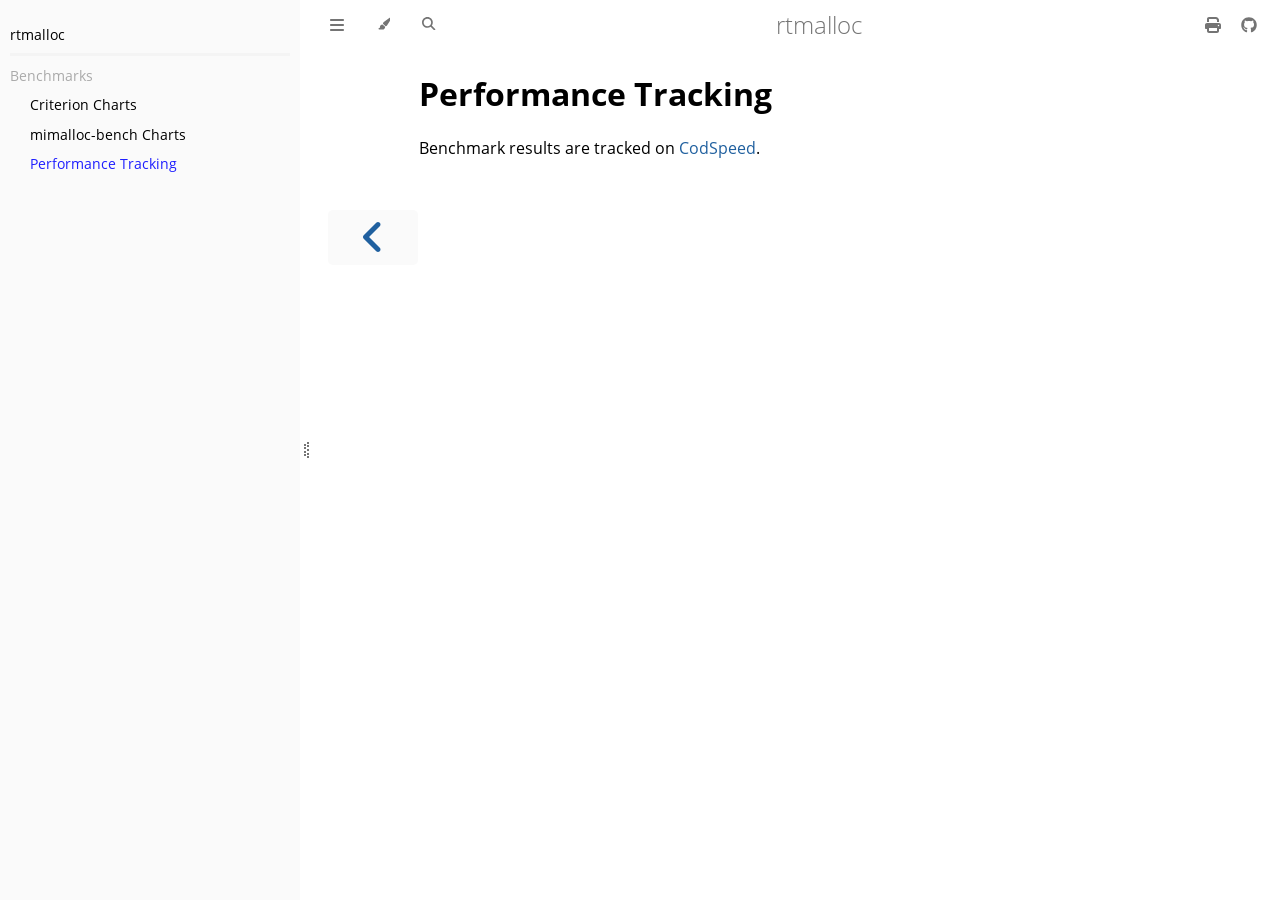
<file: benchmarks/tracking.html>
<!DOCTYPE HTML>
<html lang="en" class="light sidebar-visible" dir="ltr">
    <head>
        <!-- Book generated using mdBook -->
        <meta charset="UTF-8">
        <title>Performance Tracking - rtmalloc</title>


        <!-- Custom HTML head -->

        <meta name="description" content="Rust Thread-caching malloc">
        <meta name="viewport" content="width=device-width, initial-scale=1">
        <meta name="theme-color" content="#ffffff">

        <link rel="icon" href="../favicon-de23e50b.svg">
        <link rel="shortcut icon" href="../favicon-8114d1fc.png">
        <link rel="stylesheet" href="../css/variables-8adf115d.css">
        <link rel="stylesheet" href="../css/general-2459343d.css">
        <link rel="stylesheet" href="../css/chrome-ae938929.css">
        <link rel="stylesheet" href="../css/print-9e4910d8.css" media="print">

        <!-- Fonts -->
        <link rel="stylesheet" href="../fonts/fonts-9644e21d.css">

        <!-- Highlight.js Stylesheets -->
        <link rel="stylesheet" id="mdbook-highlight-css" href="../highlight-493f70e1.css">
        <link rel="stylesheet" id="mdbook-tomorrow-night-css" href="../tomorrow-night-4c0ae647.css">
        <link rel="stylesheet" id="mdbook-ayu-highlight-css" href="../ayu-highlight-3fdfc3ac.css">

        <!-- Custom theme stylesheets -->
        <link rel="stylesheet" href="../assets/uplot/uplot-df630c6a.min.css">
        <link rel="stylesheet" href="../assets/uplot/uplot-charts-e4c6f506.css">


        <!-- Provide site root and default themes to javascript -->
        <script>
            const path_to_root = "../";
            const default_light_theme = "light";
            const default_dark_theme = "navy";
            window.path_to_searchindex_js = "../searchindex-9216a5b6.js";
        </script>
        <!-- Start loading toc.js asap -->
        <script src="../toc-eb5f6801.js"></script>
    </head>
    <body>
    <div id="mdbook-help-container">
        <div id="mdbook-help-popup">
            <h2 class="mdbook-help-title">Keyboard shortcuts</h2>
            <div>
                <p>Press <kbd>←</kbd> or <kbd>→</kbd> to navigate between chapters</p>
                <p>Press <kbd>S</kbd> or <kbd>/</kbd> to search in the book</p>
                <p>Press <kbd>?</kbd> to show this help</p>
                <p>Press <kbd>Esc</kbd> to hide this help</p>
            </div>
        </div>
    </div>
    <div id="mdbook-body-container">
        <!-- Work around some values being stored in localStorage wrapped in quotes -->
        <script>
            try {
                let theme = localStorage.getItem('mdbook-theme');
                let sidebar = localStorage.getItem('mdbook-sidebar');

                if (theme.startsWith('"') && theme.endsWith('"')) {
                    localStorage.setItem('mdbook-theme', theme.slice(1, theme.length - 1));
                }

                if (sidebar.startsWith('"') && sidebar.endsWith('"')) {
                    localStorage.setItem('mdbook-sidebar', sidebar.slice(1, sidebar.length - 1));
                }
            } catch (e) { }
        </script>

        <!-- Set the theme before any content is loaded, prevents flash -->
        <script>
            const default_theme = window.matchMedia("(prefers-color-scheme: dark)").matches ? default_dark_theme : default_light_theme;
            let theme;
            try { theme = localStorage.getItem('mdbook-theme'); } catch(e) { }
            if (theme === null || theme === undefined) { theme = default_theme; }
            const html = document.documentElement;
            html.classList.remove('light')
            html.classList.add(theme);
            html.classList.add("js");
        </script>

        <input type="checkbox" id="mdbook-sidebar-toggle-anchor" class="hidden">

        <!-- Hide / unhide sidebar before it is displayed -->
        <script>
            let sidebar = null;
            const sidebar_toggle = document.getElementById("mdbook-sidebar-toggle-anchor");
            if (document.body.clientWidth >= 1080) {
                try { sidebar = localStorage.getItem('mdbook-sidebar'); } catch(e) { }
                sidebar = sidebar || 'visible';
            } else {
                sidebar = 'hidden';
                sidebar_toggle.checked = false;
            }
            if (sidebar === 'visible') {
                sidebar_toggle.checked = true;
            } else {
                html.classList.remove('sidebar-visible');
            }
        </script>

        <nav id="mdbook-sidebar" class="sidebar" aria-label="Table of contents">
            <!-- populated by js -->
            <mdbook-sidebar-scrollbox class="sidebar-scrollbox"></mdbook-sidebar-scrollbox>
            <noscript>
                <iframe class="sidebar-iframe-outer" src="../toc.html"></iframe>
            </noscript>
            <div id="mdbook-sidebar-resize-handle" class="sidebar-resize-handle">
                <div class="sidebar-resize-indicator"></div>
            </div>
        </nav>

        <div id="mdbook-page-wrapper" class="page-wrapper">

            <div class="page">
                <div id="mdbook-menu-bar-hover-placeholder"></div>
                <div id="mdbook-menu-bar" class="menu-bar sticky">
                    <div class="left-buttons">
                        <label id="mdbook-sidebar-toggle" class="icon-button" for="mdbook-sidebar-toggle-anchor" title="Toggle Table of Contents" aria-label="Toggle Table of Contents" aria-controls="mdbook-sidebar">
                            <span class=fa-svg><svg xmlns="http://www.w3.org/2000/svg" viewBox="0 0 448 512"><!--! Font Awesome Free 6.2.0 by @fontawesome - https://fontawesome.com License - https://fontawesome.com/license/free (Icons: CC BY 4.0, Fonts: SIL OFL 1.1, Code: MIT License) Copyright 2022 Fonticons, Inc. --><path d="M0 96C0 78.3 14.3 64 32 64H416c17.7 0 32 14.3 32 32s-14.3 32-32 32H32C14.3 128 0 113.7 0 96zM0 256c0-17.7 14.3-32 32-32H416c17.7 0 32 14.3 32 32s-14.3 32-32 32H32c-17.7 0-32-14.3-32-32zM448 416c0 17.7-14.3 32-32 32H32c-17.7 0-32-14.3-32-32s14.3-32 32-32H416c17.7 0 32 14.3 32 32z"/></svg></span>
                        </label>
                        <button id="mdbook-theme-toggle" class="icon-button" type="button" title="Change theme" aria-label="Change theme" aria-haspopup="true" aria-expanded="false" aria-controls="mdbook-theme-list">
                            <span class=fa-svg><svg xmlns="http://www.w3.org/2000/svg" viewBox="0 0 576 512"><!--! Font Awesome Free 6.2.0 by @fontawesome - https://fontawesome.com License - https://fontawesome.com/license/free (Icons: CC BY 4.0, Fonts: SIL OFL 1.1, Code: MIT License) Copyright 2022 Fonticons, Inc. --><path d="M371.3 367.1c27.3-3.9 51.9-19.4 67.2-42.9L600.2 74.1c12.6-19.5 9.4-45.3-7.6-61.2S549.7-4.4 531.1 9.6L294.4 187.2c-24 18-38.2 46.1-38.4 76.1L371.3 367.1zm-19.6 25.4l-116-104.4C175.9 290.3 128 339.6 128 400c0 3.9 .2 7.8 .6 11.6c1.8 17.5-10.2 36.4-27.8 36.4H96c-17.7 0-32 14.3-32 32s14.3 32 32 32H240c61.9 0 112-50.1 112-112c0-2.5-.1-5-.2-7.5z"/></svg></span>
                        </button>
                        <ul id="mdbook-theme-list" class="theme-popup" aria-label="Themes" role="menu">
                            <li role="none"><button role="menuitem" class="theme" id="mdbook-theme-default_theme">Auto</button></li>
                            <li role="none"><button role="menuitem" class="theme" id="mdbook-theme-light">Light</button></li>
                            <li role="none"><button role="menuitem" class="theme" id="mdbook-theme-rust">Rust</button></li>
                            <li role="none"><button role="menuitem" class="theme" id="mdbook-theme-coal">Coal</button></li>
                            <li role="none"><button role="menuitem" class="theme" id="mdbook-theme-navy">Navy</button></li>
                            <li role="none"><button role="menuitem" class="theme" id="mdbook-theme-ayu">Ayu</button></li>
                        </ul>
                        <button id="mdbook-search-toggle" class="icon-button" type="button" title="Search (`/`)" aria-label="Toggle Searchbar" aria-expanded="false" aria-keyshortcuts="/ s" aria-controls="mdbook-searchbar">
                            <span class=fa-svg><svg xmlns="http://www.w3.org/2000/svg" viewBox="0 0 512 512"><!--! Font Awesome Free 6.2.0 by @fontawesome - https://fontawesome.com License - https://fontawesome.com/license/free (Icons: CC BY 4.0, Fonts: SIL OFL 1.1, Code: MIT License) Copyright 2022 Fonticons, Inc. --><path d="M416 208c0 45.9-14.9 88.3-40 122.7L502.6 457.4c12.5 12.5 12.5 32.8 0 45.3s-32.8 12.5-45.3 0L330.7 376c-34.4 25.2-76.8 40-122.7 40C93.1 416 0 322.9 0 208S93.1 0 208 0S416 93.1 416 208zM208 352c79.5 0 144-64.5 144-144s-64.5-144-144-144S64 128.5 64 208s64.5 144 144 144z"/></svg></span>
                        </button>
                    </div>

                    <h1 class="menu-title">rtmalloc</h1>

                    <div class="right-buttons">
                        <a href="../print.html" title="Print this book" aria-label="Print this book">
                            <span class=fa-svg id="print-button"><svg xmlns="http://www.w3.org/2000/svg" viewBox="0 0 512 512"><!--! Font Awesome Free 6.2.0 by @fontawesome - https://fontawesome.com License - https://fontawesome.com/license/free (Icons: CC BY 4.0, Fonts: SIL OFL 1.1, Code: MIT License) Copyright 2022 Fonticons, Inc. --><path d="M128 0C92.7 0 64 28.7 64 64v96h64V64H354.7L384 93.3V160h64V93.3c0-17-6.7-33.3-18.7-45.3L400 18.7C388 6.7 371.7 0 354.7 0H128zM384 352v32 64H128V384 368 352H384zm64 32h32c17.7 0 32-14.3 32-32V256c0-35.3-28.7-64-64-64H64c-35.3 0-64 28.7-64 64v96c0 17.7 14.3 32 32 32H64v64c0 35.3 28.7 64 64 64H384c35.3 0 64-28.7 64-64V384zm-16-88c-13.3 0-24-10.7-24-24s10.7-24 24-24s24 10.7 24 24s-10.7 24-24 24z"/></svg></span>
                        </a>
                        <a href="https://github.com/n1ght-hunter/rtmalloc" title="Git repository" aria-label="Git repository">
                            <span class=fa-svg><svg xmlns="http://www.w3.org/2000/svg" viewBox="0 0 496 512"><!--! Font Awesome Free 6.2.0 by @fontawesome - https://fontawesome.com License - https://fontawesome.com/license/free (Icons: CC BY 4.0, Fonts: SIL OFL 1.1, Code: MIT License) Copyright 2022 Fonticons, Inc. --><path d="M165.9 397.4c0 2-2.3 3.6-5.2 3.6-3.3.3-5.6-1.3-5.6-3.6 0-2 2.3-3.6 5.2-3.6 3-.3 5.6 1.3 5.6 3.6zm-31.1-4.5c-.7 2 1.3 4.3 4.3 4.9 2.6 1 5.6 0 6.2-2s-1.3-4.3-4.3-5.2c-2.6-.7-5.5.3-6.2 2.3zm44.2-1.7c-2.9.7-4.9 2.6-4.6 4.9.3 2 2.9 3.3 5.9 2.6 2.9-.7 4.9-2.6 4.6-4.6-.3-1.9-3-3.2-5.9-2.9zM244.8 8C106.1 8 0 113.3 0 252c0 110.9 69.8 205.8 169.5 239.2 12.8 2.3 17.3-5.6 17.3-12.1 0-6.2-.3-40.4-.3-61.4 0 0-70 15-84.7-29.8 0 0-11.4-29.1-27.8-36.6 0 0-22.9-15.7 1.6-15.4 0 0 24.9 2 38.6 25.8 21.9 38.6 58.6 27.5 72.9 20.9 2.3-16 8.8-27.1 16-33.7-55.9-6.2-112.3-14.3-112.3-110.5 0-27.5 7.6-41.3 23.6-58.9-2.6-6.5-11.1-33.3 2.6-67.9 20.9-6.5 69 27 69 27 20-5.6 41.5-8.5 62.8-8.5s42.8 2.9 62.8 8.5c0 0 48.1-33.6 69-27 13.7 34.7 5.2 61.4 2.6 67.9 16 17.7 25.8 31.5 25.8 58.9 0 96.5-58.9 104.2-114.8 110.5 9.2 7.9 17 22.9 17 46.4 0 33.7-.3 75.4-.3 83.6 0 6.5 4.6 14.4 17.3 12.1C428.2 457.8 496 362.9 496 252 496 113.3 383.5 8 244.8 8zM97.2 352.9c-1.3 1-1 3.3.7 5.2 1.6 1.6 3.9 2.3 5.2 1 1.3-1 1-3.3-.7-5.2-1.6-1.6-3.9-2.3-5.2-1zm-10.8-8.1c-.7 1.3.3 2.9 2.3 3.9 1.6 1 3.6.7 4.3-.7.7-1.3-.3-2.9-2.3-3.9-2-.6-3.6-.3-4.3.7zm32.4 35.6c-1.6 1.3-1 4.3 1.3 6.2 2.3 2.3 5.2 2.6 6.5 1 1.3-1.3.7-4.3-1.3-6.2-2.2-2.3-5.2-2.6-6.5-1zm-11.4-14.7c-1.6 1-1.6 3.6 0 5.9 1.6 2.3 4.3 3.3 5.6 2.3 1.6-1.3 1.6-3.9 0-6.2-1.4-2.3-4-3.3-5.6-2z"/></svg></span>
                        </a>

                    </div>
                </div>

                <div id="mdbook-search-wrapper" class="hidden">
                    <form id="mdbook-searchbar-outer" class="searchbar-outer">
                        <div class="search-wrapper">
                            <input type="search" id="mdbook-searchbar" name="searchbar" placeholder="Search this book ..." aria-controls="mdbook-searchresults-outer" aria-describedby="searchresults-header">
                            <div class="spinner-wrapper">
                                <span class=fa-svg id="fa-spin"><svg xmlns="http://www.w3.org/2000/svg" viewBox="0 0 512 512"><!--! Font Awesome Free 6.2.0 by @fontawesome - https://fontawesome.com License - https://fontawesome.com/license/free (Icons: CC BY 4.0, Fonts: SIL OFL 1.1, Code: MIT License) Copyright 2022 Fonticons, Inc. --><path d="M304 48c0-26.5-21.5-48-48-48s-48 21.5-48 48s21.5 48 48 48s48-21.5 48-48zm0 416c0-26.5-21.5-48-48-48s-48 21.5-48 48s21.5 48 48 48s48-21.5 48-48zM48 304c26.5 0 48-21.5 48-48s-21.5-48-48-48s-48 21.5-48 48s21.5 48 48 48zm464-48c0-26.5-21.5-48-48-48s-48 21.5-48 48s21.5 48 48 48s48-21.5 48-48zM142.9 437c18.7-18.7 18.7-49.1 0-67.9s-49.1-18.7-67.9 0s-18.7 49.1 0 67.9s49.1 18.7 67.9 0zm0-294.2c18.7-18.7 18.7-49.1 0-67.9S93.7 56.2 75 75s-18.7 49.1 0 67.9s49.1 18.7 67.9 0zM369.1 437c18.7 18.7 49.1 18.7 67.9 0s18.7-49.1 0-67.9s-49.1-18.7-67.9 0s-18.7 49.1 0 67.9z"/></svg></span>
                            </div>
                        </div>
                    </form>
                    <div id="mdbook-searchresults-outer" class="searchresults-outer hidden">
                        <div id="mdbook-searchresults-header" class="searchresults-header"></div>
                        <ul id="mdbook-searchresults">
                        </ul>
                    </div>
                </div>

                <!-- Apply ARIA attributes after the sidebar and the sidebar toggle button are added to the DOM -->
                <script>
                    document.getElementById('mdbook-sidebar-toggle').setAttribute('aria-expanded', sidebar === 'visible');
                    document.getElementById('mdbook-sidebar').setAttribute('aria-hidden', sidebar !== 'visible');
                    Array.from(document.querySelectorAll('#mdbook-sidebar a')).forEach(function(link) {
                        link.setAttribute('tabIndex', sidebar === 'visible' ? 0 : -1);
                    });
                </script>

                <div id="mdbook-content" class="content">
                    <main>
                        <h1 id="performance-tracking"><a class="header" href="#performance-tracking">Performance Tracking</a></h1>
<p>Benchmark results are tracked on <a href="https://codspeed.io/n1ght-hunter/rtmalloc">CodSpeed</a>.</p>

                    </main>

                    <nav class="nav-wrapper" aria-label="Page navigation">
                        <!-- Mobile navigation buttons -->
                            <a rel="prev" href="../benchmarks/mimalloc-bench.html" class="mobile-nav-chapters previous" title="Previous chapter" aria-label="Previous chapter" aria-keyshortcuts="Left">
                                <span class=fa-svg><svg xmlns="http://www.w3.org/2000/svg" viewBox="0 0 320 512"><!--! Font Awesome Free 6.2.0 by @fontawesome - https://fontawesome.com License - https://fontawesome.com/license/free (Icons: CC BY 4.0, Fonts: SIL OFL 1.1, Code: MIT License) Copyright 2022 Fonticons, Inc. --><path d="M41.4 233.4c-12.5 12.5-12.5 32.8 0 45.3l160 160c12.5 12.5 32.8 12.5 45.3 0s12.5-32.8 0-45.3L109.3 256 246.6 118.6c12.5-12.5 12.5-32.8 0-45.3s-32.8-12.5-45.3 0l-160 160z"/></svg></span>
                            </a>


                        <div style="clear: both"></div>
                    </nav>
                </div>
            </div>

            <nav class="nav-wide-wrapper" aria-label="Page navigation">
                    <a rel="prev" href="../benchmarks/mimalloc-bench.html" class="nav-chapters previous" title="Previous chapter" aria-label="Previous chapter" aria-keyshortcuts="Left">
                        <span class=fa-svg><svg xmlns="http://www.w3.org/2000/svg" viewBox="0 0 320 512"><!--! Font Awesome Free 6.2.0 by @fontawesome - https://fontawesome.com License - https://fontawesome.com/license/free (Icons: CC BY 4.0, Fonts: SIL OFL 1.1, Code: MIT License) Copyright 2022 Fonticons, Inc. --><path d="M41.4 233.4c-12.5 12.5-12.5 32.8 0 45.3l160 160c12.5 12.5 32.8 12.5 45.3 0s12.5-32.8 0-45.3L109.3 256 246.6 118.6c12.5-12.5 12.5-32.8 0-45.3s-32.8-12.5-45.3 0l-160 160z"/></svg></span>
                    </a>

            </nav>

        </div>

        <template id=fa-eye><span class=fa-svg><svg xmlns="http://www.w3.org/2000/svg" viewBox="0 0 576 512"><!--! Font Awesome Free 6.2.0 by @fontawesome - https://fontawesome.com License - https://fontawesome.com/license/free (Icons: CC BY 4.0, Fonts: SIL OFL 1.1, Code: MIT License) Copyright 2022 Fonticons, Inc. --><path d="M288 32c-80.8 0-145.5 36.8-192.6 80.6C48.6 156 17.3 208 2.5 243.7c-3.3 7.9-3.3 16.7 0 24.6C17.3 304 48.6 356 95.4 399.4C142.5 443.2 207.2 480 288 480s145.5-36.8 192.6-80.6c46.8-43.5 78.1-95.4 93-131.1c3.3-7.9 3.3-16.7 0-24.6c-14.9-35.7-46.2-87.7-93-131.1C433.5 68.8 368.8 32 288 32zM432 256c0 79.5-64.5 144-144 144s-144-64.5-144-144s64.5-144 144-144s144 64.5 144 144zM288 192c0 35.3-28.7 64-64 64c-11.5 0-22.3-3-31.6-8.4c-.2 2.8-.4 5.5-.4 8.4c0 53 43 96 96 96s96-43 96-96s-43-96-96-96c-2.8 0-5.6 .1-8.4 .4c5.3 9.3 8.4 20.1 8.4 31.6z"/></svg></span></template>
        <template id=fa-eye-slash><span class=fa-svg><svg xmlns="http://www.w3.org/2000/svg" viewBox="0 0 640 512"><!--! Font Awesome Free 6.2.0 by @fontawesome - https://fontawesome.com License - https://fontawesome.com/license/free (Icons: CC BY 4.0, Fonts: SIL OFL 1.1, Code: MIT License) Copyright 2022 Fonticons, Inc. --><path d="M38.8 5.1C28.4-3.1 13.3-1.2 5.1 9.2S-1.2 34.7 9.2 42.9l592 464c10.4 8.2 25.5 6.3 33.7-4.1s6.3-25.5-4.1-33.7L525.6 386.7c39.6-40.6 66.4-86.1 79.9-118.4c3.3-7.9 3.3-16.7 0-24.6c-14.9-35.7-46.2-87.7-93-131.1C465.5 68.8 400.8 32 320 32c-68.2 0-125 26.3-169.3 60.8L38.8 5.1zM223.1 149.5C248.6 126.2 282.7 112 320 112c79.5 0 144 64.5 144 144c0 24.9-6.3 48.3-17.4 68.7L408 294.5c5.2-11.8 8-24.8 8-38.5c0-53-43-96-96-96c-2.8 0-5.6 .1-8.4 .4c5.3 9.3 8.4 20.1 8.4 31.6c0 10.2-2.4 19.8-6.6 28.3l-90.3-70.8zm223.1 298L373 389.9c-16.4 6.5-34.3 10.1-53 10.1c-79.5 0-144-64.5-144-144c0-6.9 .5-13.6 1.4-20.2L83.1 161.5C60.3 191.2 44 220.8 34.5 243.7c-3.3 7.9-3.3 16.7 0 24.6c14.9 35.7 46.2 87.7 93 131.1C174.5 443.2 239.2 480 320 480c47.8 0 89.9-12.9 126.2-32.5z"/></svg></span></template>
        <template id=fa-copy><span class=fa-svg><svg xmlns="http://www.w3.org/2000/svg" viewBox="0 0 512 512"><!--! Font Awesome Free 6.2.0 by @fontawesome - https://fontawesome.com License - https://fontawesome.com/license/free (Icons: CC BY 4.0, Fonts: SIL OFL 1.1, Code: MIT License) Copyright 2022 Fonticons, Inc. --><path d="M502.6 70.63l-61.25-61.25C435.4 3.371 427.2 0 418.7 0H255.1c-35.35 0-64 28.66-64 64l.0195 256C192 355.4 220.7 384 256 384h192c35.2 0 64-28.8 64-64V93.25C512 84.77 508.6 76.63 502.6 70.63zM464 320c0 8.836-7.164 16-16 16H255.1c-8.838 0-16-7.164-16-16L239.1 64.13c0-8.836 7.164-16 16-16h128L384 96c0 17.67 14.33 32 32 32h47.1V320zM272 448c0 8.836-7.164 16-16 16H63.1c-8.838 0-16-7.164-16-16L47.98 192.1c0-8.836 7.164-16 16-16H160V128H63.99c-35.35 0-64 28.65-64 64l.0098 256C.002 483.3 28.66 512 64 512h192c35.2 0 64-28.8 64-64v-32h-47.1L272 448z"/></svg></span></template>
        <template id=fa-play><span class=fa-svg><svg xmlns="http://www.w3.org/2000/svg" viewBox="0 0 384 512"><!--! Font Awesome Free 6.2.0 by @fontawesome - https://fontawesome.com License - https://fontawesome.com/license/free (Icons: CC BY 4.0, Fonts: SIL OFL 1.1, Code: MIT License) Copyright 2022 Fonticons, Inc. --><path d="M73 39c-14.8-9.1-33.4-9.4-48.5-.9S0 62.6 0 80V432c0 17.4 9.4 33.4 24.5 41.9s33.7 8.1 48.5-.9L361 297c14.3-8.7 23-24.2 23-41s-8.7-32.2-23-41L73 39z"/></svg></span></template>
        <template id=fa-clock-rotate-left><span class=fa-svg><svg xmlns="http://www.w3.org/2000/svg" viewBox="0 0 512 512"><!--! Font Awesome Free 6.2.0 by @fontawesome - https://fontawesome.com License - https://fontawesome.com/license/free (Icons: CC BY 4.0, Fonts: SIL OFL 1.1, Code: MIT License) Copyright 2022 Fonticons, Inc. --><path d="M75 75L41 41C25.9 25.9 0 36.6 0 57.9V168c0 13.3 10.7 24 24 24H134.1c21.4 0 32.1-25.9 17-41l-30.8-30.8C155 85.5 203 64 256 64c106 0 192 86 192 192s-86 192-192 192c-40.8 0-78.6-12.7-109.7-34.4c-14.5-10.1-34.4-6.6-44.6 7.9s-6.6 34.4 7.9 44.6C151.2 495 201.7 512 256 512c141.4 0 256-114.6 256-256S397.4 0 256 0C185.3 0 121.3 28.7 75 75zm181 53c-13.3 0-24 10.7-24 24V256c0 6.4 2.5 12.5 7 17l72 72c9.4 9.4 24.6 9.4 33.9 0s9.4-24.6 0-33.9l-65-65V152c0-13.3-10.7-24-24-24z"/></svg></span></template>



        <script>
            window.playground_copyable = true;
        </script>


        <script src="../elasticlunr-ef4e11c1.min.js"></script>
        <script src="../mark-09e88c2c.min.js"></script>
        <script src="../searcher-c2a407aa.js"></script>

        <script src="../clipboard-1626706a.min.js"></script>
        <script src="../highlight-abc7f01d.js"></script>
        <script src="../book-a0b12cfe.js"></script>

        <!-- Custom JS scripts -->
        <script src="../assets/uplot/uplot-19c8d4c6.min.js"></script>
        <script src="../assets/uplot/uplot-bars-e87c9b6f.js"></script>
        <script src="../assets/uplot/uplot-init-e964ccf8.js"></script>



    </div>
    </body>
</html>
</file>
<file: css/variables-8adf115d.css>
/* Globals */

:root {
    --sidebar-target-width: 300px;
    --sidebar-width: min(var(--sidebar-target-width), 80vw);
    --sidebar-resize-indicator-width: 8px;
    --sidebar-resize-indicator-space: 2px;
    --page-padding: 15px;
    --content-max-width: 750px;
    --menu-bar-height: 50px;
    --mono-font: "Source Code Pro", Consolas, "Ubuntu Mono", Menlo, "DejaVu Sans Mono", monospace, monospace;
    --code-font-size: 0.875em; /* please adjust the ace font size accordingly in editor.js */
    --searchbar-margin-block-start: 5px;
}

/* Themes */

.ayu {
    --bg: hsl(210, 25%, 8%);
    --fg: #c5c5c5;

    --sidebar-bg: #14191f;
    --sidebar-fg: #c8c9db;
    --sidebar-non-existant: #5c6773;
    --sidebar-active: #ffb454;
    --sidebar-spacer: #2d334f;

    --scrollbar: var(--sidebar-fg);

    --icons: #737480;
    --icons-hover: #b7b9cc;

    --links: #0096cf;

    --inline-code-color: #ffb454;

    --theme-popup-bg: #14191f;
    --theme-popup-border: #5c6773;
    --theme-hover: #191f26;

    --quote-bg: hsl(226, 15%, 17%);
    --quote-border: hsl(226, 15%, 22%);

    --warning-border: #ff8e00;

    --table-border-color: hsl(210, 25%, 13%);
    --table-header-bg: hsl(210, 25%, 28%);
    --table-alternate-bg: hsl(210, 25%, 11%);

    --searchbar-border-color: #848484;
    --searchbar-bg: #424242;
    --searchbar-fg: #fff;
    --searchbar-shadow-color: #d4c89f;
    --searchresults-header-fg: #666;
    --searchresults-border-color: #888;
    --searchresults-li-bg: #252932;
    --search-mark-bg: #e3b171;

    --color-scheme: dark;

    /* Same as `--icons` */
    --copy-button-filter: invert(45%) sepia(6%) saturate(621%) hue-rotate(198deg) brightness(99%) contrast(85%);
    /* Same as `--sidebar-active` */
    --copy-button-filter-hover: invert(68%) sepia(55%) saturate(531%) hue-rotate(341deg) brightness(104%) contrast(101%);

    --footnote-highlight: #2668a6;

    --overlay-bg: rgba(33, 40, 48, 0.4);

    --blockquote-note-color: #74b9ff;
    --blockquote-tip-color: #09ca09;
    --blockquote-important-color: #d3abff;
    --blockquote-warning-color: #f0b72f;
    --blockquote-caution-color: #f21424;

    --sidebar-header-border-color: #c18639;
}

.coal {
    --bg: hsl(200, 7%, 8%);
    --fg: #98a3ad;

    --sidebar-bg: #292c2f;
    --sidebar-fg: #a1adb8;
    --sidebar-non-existant: #505254;
    --sidebar-active: #3473ad;
    --sidebar-spacer: #393939;

    --scrollbar: var(--sidebar-fg);

    --icons: #43484d;
    --icons-hover: #b3c0cc;

    --links: #2b79a2;

    --inline-code-color: #c5c8c6;

    --theme-popup-bg: #141617;
    --theme-popup-border: #43484d;
    --theme-hover: #1f2124;

    --quote-bg: hsl(234, 21%, 18%);
    --quote-border: hsl(234, 21%, 23%);

    --warning-border: #ff8e00;

    --table-border-color: hsl(200, 7%, 13%);
    --table-header-bg: hsl(200, 7%, 28%);
    --table-alternate-bg: hsl(200, 7%, 11%);

    --searchbar-border-color: #aaa;
    --searchbar-bg: #b7b7b7;
    --searchbar-fg: #000;
    --searchbar-shadow-color: #aaa;
    --searchresults-header-fg: #666;
    --searchresults-border-color: #98a3ad;
    --searchresults-li-bg: #2b2b2f;
    --search-mark-bg: #355c7d;

    --color-scheme: dark;

    /* Same as `--icons` */
    --copy-button-filter: invert(26%) sepia(8%) saturate(575%) hue-rotate(169deg) brightness(87%) contrast(82%);
    /* Same as `--sidebar-active` */
    --copy-button-filter-hover: invert(36%) sepia(70%) saturate(503%) hue-rotate(167deg) brightness(98%) contrast(89%);

    --footnote-highlight: #4079ae;

    --overlay-bg: rgba(33, 40, 48, 0.4);

    --blockquote-note-color: #4493f8;
    --blockquote-tip-color: #08ae08;
    --blockquote-important-color: #ab7df8;
    --blockquote-warning-color: #d29922;
    --blockquote-caution-color: #d91b29;

    --sidebar-header-border-color: #3473ad;
}

.light, html:not(.js) {
    --bg: hsl(0, 0%, 100%);
    --fg: hsl(0, 0%, 0%);

    --sidebar-bg: #fafafa;
    --sidebar-fg: hsl(0, 0%, 0%);
    --sidebar-non-existant: #aaaaaa;
    --sidebar-active: #1f1fff;
    --sidebar-spacer: #f4f4f4;

    --scrollbar: #8F8F8F;

    --icons: #747474;
    --icons-hover: #000000;

    --links: #20609f;

    --inline-code-color: #301900;

    --theme-popup-bg: #fafafa;
    --theme-popup-border: #cccccc;
    --theme-hover: #e6e6e6;

    --quote-bg: hsl(197, 37%, 96%);
    --quote-border: hsl(197, 37%, 91%);

    --warning-border: #ff8e00;

    --table-border-color: hsl(0, 0%, 95%);
    --table-header-bg: hsl(0, 0%, 80%);
    --table-alternate-bg: hsl(0, 0%, 97%);

    --searchbar-border-color: #aaa;
    --searchbar-bg: #fafafa;
    --searchbar-fg: #000;
    --searchbar-shadow-color: #aaa;
    --searchresults-header-fg: #666;
    --searchresults-border-color: #888;
    --searchresults-li-bg: #e4f2fe;
    --search-mark-bg: #a2cff5;

    --color-scheme: light;

    /* Same as `--icons` */
    --copy-button-filter: invert(45.49%);
    /* Same as `--sidebar-active` */
    --copy-button-filter-hover: invert(14%) sepia(93%) saturate(4250%) hue-rotate(243deg) brightness(99%) contrast(130%);

    --footnote-highlight: #7e7eff;

    --overlay-bg: rgba(200, 200, 205, 0.4);

    --blockquote-note-color: #0969da;
    --blockquote-tip-color: #008000;
    --blockquote-important-color: #8250df;
    --blockquote-warning-color: #9a6700;
    --blockquote-caution-color: #b52731;

    --sidebar-header-border-color: #6e6edb;
}

.navy {
    --bg: hsl(226, 23%, 11%);
    --fg: #bcbdd0;

    --sidebar-bg: #282d3f;
    --sidebar-fg: #c8c9db;
    --sidebar-non-existant: #505274;
    --sidebar-active: #2b79a2;
    --sidebar-spacer: #2d334f;

    --scrollbar: var(--sidebar-fg);

    --icons: #737480;
    --icons-hover: #b7b9cc;

    --links: #2b79a2;

    --inline-code-color: #c5c8c6;

    --theme-popup-bg: #161923;
    --theme-popup-border: #737480;
    --theme-hover: #282e40;

    --quote-bg: hsl(226, 15%, 17%);
    --quote-border: hsl(226, 15%, 22%);

    --warning-border: #ff8e00;

    --table-border-color: hsl(226, 23%, 16%);
    --table-header-bg: hsl(226, 23%, 31%);
    --table-alternate-bg: hsl(226, 23%, 14%);

    --searchbar-border-color: #aaa;
    --searchbar-bg: #aeaec6;
    --searchbar-fg: #000;
    --searchbar-shadow-color: #aaa;
    --searchresults-header-fg: #5f5f71;
    --searchresults-border-color: #5c5c68;
    --searchresults-li-bg: #242430;
    --search-mark-bg: #a2cff5;

    --color-scheme: dark;

    /* Same as `--icons` */
    --copy-button-filter: invert(51%) sepia(10%) saturate(393%) hue-rotate(198deg) brightness(86%) contrast(87%);
    /* Same as `--sidebar-active` */
    --copy-button-filter-hover: invert(46%) sepia(20%) saturate(1537%) hue-rotate(156deg) brightness(85%) contrast(90%);

    --footnote-highlight: #4079ae;

    --overlay-bg: rgba(33, 40, 48, 0.4);

    --blockquote-note-color: #4493f8;
    --blockquote-tip-color: #09ca09;
    --blockquote-important-color: #ab7df8;
    --blockquote-warning-color: #d29922;
    --blockquote-caution-color: #f21424;

    --sidebar-header-border-color: #2f6ab5;
}

.rust {
    --bg: hsl(60, 9%, 87%);
    --fg: #262625;

    --sidebar-bg: #3b2e2a;
    --sidebar-fg: #c8c9db;
    --sidebar-non-existant: #505254;
    --sidebar-active: #e69f67;
    --sidebar-spacer: #45373a;

    --scrollbar: var(--sidebar-fg);

    --icons: #737480;
    --icons-hover: #262625;

    --links: #2b79a2;

    --inline-code-color: #6e6b5e;

    --theme-popup-bg: #e1e1db;
    --theme-popup-border: #b38f6b;
    --theme-hover: #99908a;

    --quote-bg: hsl(60, 5%, 75%);
    --quote-border: hsl(60, 5%, 70%);

    --warning-border: #ff8e00;

    --table-border-color: hsl(60, 9%, 82%);
    --table-header-bg: #b3a497;
    --table-alternate-bg: hsl(60, 9%, 84%);

    --searchbar-border-color: #aaa;
    --searchbar-bg: #fafafa;
    --searchbar-fg: #000;
    --searchbar-shadow-color: #aaa;
    --searchresults-header-fg: #666;
    --searchresults-border-color: #888;
    --searchresults-li-bg: #dec2a2;
    --search-mark-bg: #e69f67;

    /* Same as `--icons` */
    --copy-button-filter: invert(51%) sepia(10%) saturate(393%) hue-rotate(198deg) brightness(86%) contrast(87%);
    /* Same as `--sidebar-active` */
    --copy-button-filter-hover: invert(77%) sepia(16%) saturate(1798%) hue-rotate(328deg) brightness(98%) contrast(83%);

    --footnote-highlight: #d3a17a;

    --overlay-bg: rgba(150, 150, 150, 0.25);

    --blockquote-note-color: #023b95;
    --blockquote-tip-color: #007700;
    --blockquote-important-color: #8250df;
    --blockquote-warning-color: #603700;
    --blockquote-caution-color: #aa1721;

    --sidebar-header-border-color: #8c391f;
}

@media (prefers-color-scheme: dark) {
    html:not(.js) {
        --bg: hsl(200, 7%, 8%);
        --fg: #98a3ad;

        --sidebar-bg: #292c2f;
        --sidebar-fg: #a1adb8;
        --sidebar-non-existant: #505254;
        --sidebar-active: #3473ad;
        --sidebar-spacer: #393939;

        --scrollbar: var(--sidebar-fg);

        --icons: #43484d;
        --icons-hover: #b3c0cc;

        --links: #2b79a2;

        --inline-code-color: #c5c8c6;

        --theme-popup-bg: #141617;
        --theme-popup-border: #43484d;
        --theme-hover: #1f2124;

        --quote-bg: hsl(234, 21%, 18%);
        --quote-border: hsl(234, 21%, 23%);

        --warning-border: #ff8e00;

        --table-border-color: hsl(200, 7%, 13%);
        --table-header-bg: hsl(200, 7%, 28%);
        --table-alternate-bg: hsl(200, 7%, 11%);

        --searchbar-border-color: #aaa;
        --searchbar-bg: #b7b7b7;
        --searchbar-fg: #000;
        --searchbar-shadow-color: #aaa;
        --searchresults-header-fg: #666;
        --searchresults-border-color: #98a3ad;
        --searchresults-li-bg: #2b2b2f;
        --search-mark-bg: #355c7d;

        --color-scheme: dark;

        /* Same as `--icons` */
        --copy-button-filter: invert(26%) sepia(8%) saturate(575%) hue-rotate(169deg) brightness(87%) contrast(82%);
        /* Same as `--sidebar-active` */
        --copy-button-filter-hover: invert(36%) sepia(70%) saturate(503%) hue-rotate(167deg) brightness(98%) contrast(89%);

        --footnote-highlight: #4079ae;

        --overlay-bg: rgba(33, 40, 48, 0.4);

        --blockquote-note-color: #4493f8;
        --blockquote-tip-color: #08ae08;
        --blockquote-important-color: #ab7df8;
        --blockquote-warning-color: #d29922;
        --blockquote-caution-color: #d91b29;

        --sidebar-header-border-color: #3473ad;
    }
}
</file>
<file: css/general-2459343d.css>
/* Base styles and content styles */

:root {
    /* Browser default font-size is 16px, this way 1 rem = 10px */
    font-size: 62.5%;
    color-scheme: var(--color-scheme);
}

html {
    font-family: "Open Sans", sans-serif;
    color: var(--fg);
    background-color: var(--bg);
    text-size-adjust: none;
    -webkit-text-size-adjust: none;
}

body {
    margin: 0;
    font-size: 1.6rem;
    overflow-x: hidden;
}

code {
    font-family: var(--mono-font) !important;
    font-size: var(--code-font-size);
    direction: ltr !important;
}

/* make long words/inline code not x overflow */
main {
    overflow-wrap: break-word;
}

/* make wide tables scroll if they overflow */
.table-wrapper {
    overflow-x: auto;
}

/* Don't change font size in headers. */
h1 code, h2 code, h3 code, h4 code, h5 code, h6 code {
    font-size: unset;
}

.left { float: left; }
.right { float: right; }
.boring { opacity: 0.6; }
.hide-boring .boring { display: none; }
.hidden { display: none !important; }

h2, h3 { margin-block-start: 2.5em; }
h4, h5 { margin-block-start: 2em; }

.header + .header h3,
.header + .header h4,
.header + .header h5 {
    margin-block-start: 1em;
}

h1:target::before,
h2:target::before,
h3:target::before,
h4:target::before,
h5:target::before,
h6:target::before,
dt:target::before {
    display: inline-block;
    content: "»";
    margin-inline-start: -30px;
    width: 30px;
}

/* This is broken on Safari as of version 14, but is fixed
   in Safari Technology Preview 117 which I think will be Safari 14.2.
   https://bugs.webkit.org/show_bug.cgi?id=218076
*/
:target {
    /* Safari does not support logical properties */
    scroll-margin-top: calc(var(--menu-bar-height) + 0.5em);
}

.page {
    outline: 0;
    padding: 0 var(--page-padding);
    margin-block-start: calc(0px - var(--menu-bar-height)); /* Compensate for the #mdbook-menu-bar-hover-placeholder */
}
.page-wrapper {
    box-sizing: border-box;
    background-color: var(--bg);
}
html:not(.js) .page-wrapper,
.js:not(.sidebar-resizing) .page-wrapper {
    transition: margin-left 0.3s ease, transform 0.3s ease; /* Animation: slide away */
}
[dir=rtl]:not(.js) .page-wrapper,
[dir=rtl].js:not(.sidebar-resizing) .page-wrapper {
    transition: margin-right 0.3s ease, transform 0.3s ease; /* Animation: slide away */
}

.content {
    overflow-y: auto;
    padding: 0 5px 50px 5px;
}
.content main {
    margin-inline-start: auto;
    margin-inline-end: auto;
    max-width: var(--content-max-width);
}
.content p { line-height: 1.45em; }
.content ol { line-height: 1.45em; }
.content ul { line-height: 1.45em; }
.content a { text-decoration: none; }
.content a:hover { text-decoration: underline; }
.content img, .content video { max-width: 100%; }
.content .header:link,
.content .header:visited {
    color: var(--fg);
}
.content .header:link,
.content .header:visited:hover {
    text-decoration: none;
}

table {
    margin: 0 auto;
    border-collapse: collapse;
}
table td {
    padding: 3px 20px;
    border: 1px var(--table-border-color) solid;
}
table thead {
    background: var(--table-header-bg);
}
table thead td {
    font-weight: 700;
    border: none;
}
table thead th {
    padding: 3px 20px;
}
table thead tr {
    border: 1px var(--table-header-bg) solid;
}
/* Alternate background colors for rows */
table tbody tr:nth-child(2n) {
    background: var(--table-alternate-bg);
}


blockquote {
    margin: 20px 0;
    padding: 0 20px;
    color: var(--fg);
    background-color: var(--quote-bg);
    border-block-start: .1em solid var(--quote-border);
    border-block-end: .1em solid var(--quote-border);
}

/* TODO: Remove .warning in a future version of mdbook, it is replaced by
blockquote tags. */
.warning {
    margin: 20px;
    padding: 0 20px;
    border-inline-start: 2px solid var(--warning-border);
}

.warning:before {
    position: absolute;
    width: 3rem;
    height: 3rem;
    margin-inline-start: calc(-1.5rem - 21px);
    content: "ⓘ";
    text-align: center;
    background-color: var(--bg);
    color: var(--warning-border);
    font-weight: bold;
    font-size: 2rem;
}

blockquote .warning:before {
    background-color: var(--quote-bg);
}

kbd {
    background-color: var(--table-border-color);
    border-radius: 4px;
    border: solid 1px var(--theme-popup-border);
    box-shadow: inset 0 -1px 0 var(--theme-hover);
    display: inline-block;
    font-size: var(--code-font-size);
    font-family: var(--mono-font);
    line-height: 10px;
    padding: 4px 5px;
    vertical-align: middle;
}

sup {
    /* Set the line-height for superscript and footnote references so that there
       isn't an awkward space appearing above lines that contain the footnote.

       See https://github.com/rust-lang/mdBook/pull/2443#discussion_r1813773583
       for an explanation.
    */
    line-height: 0;
}

.footnote-definition {
    font-size: 0.9em;
}
/* The default spacing for a list is a little too large. */
.footnote-definition ul,
.footnote-definition ol {
    padding-left: 20px;
}
.footnote-definition > li {
    /* Required to position the ::before target */
    position: relative;
}
.footnote-definition > li:target {
    scroll-margin-top: 50vh;
}
.footnote-reference:target {
    scroll-margin-top: 50vh;
}
/* Draws a border around the footnote (including the marker) when it is selected.
   TODO: If there are multiple linkbacks, highlight which one you just came
   from so you know which one to click.
*/
.footnote-definition > li:target::before {
    border: 2px solid var(--footnote-highlight);
    border-radius: 6px;
    position: absolute;
    top: -8px;
    right: -8px;
    bottom: -8px;
    left: -32px;
    pointer-events: none;
    content: "";
}
/* Pulses the footnote reference so you can quickly see where you left off reading.
   This could use some improvement.
*/
@media not (prefers-reduced-motion) {
    .footnote-reference:target  {
        animation: fn-highlight 0.8s;
        border-radius: 2px;
    }

    @keyframes fn-highlight {
        from {
            background-color: var(--footnote-highlight);
        }
    }
}

.tooltiptext {
    position: absolute;
    visibility: hidden;
    color: #fff;
    background-color: #333;
    transform: translateX(-50%); /* Center by moving tooltip 50% of its width left */
    left: -8px; /* Half of the width of the icon */
    top: -35px;
    font-size: 0.8em;
    text-align: center;
    border-radius: 6px;
    padding: 5px 8px;
    margin: 5px;
    z-index: 1000;
}
.tooltipped .tooltiptext {
    visibility: visible;
}

.chapter li.part-title {
    color: var(--sidebar-fg);
    margin: 5px 0px;
    font-weight: bold;
}

.result-no-output {
    font-style: italic;
}

.fa-svg svg {
    width: 1em;
    height: 1em;
    fill: currentColor;
    margin-bottom: -0.1em;
}

dt {
    font-weight: bold;
    margin-top: 0.5em;
    margin-bottom: 0.1em;
}

/* This uses a CSS counter to add numbers to definitions, but only if there is
 more than one definition. */
dl, dt {
    counter-reset: dd-counter;
}

/* When there is more than one definition, increment the counter. The first
selector selects the first definition, and the second one selects definitions
2 and beyond.*/
dd:has(+ dd), dd + dd {
    counter-increment: dd-counter;
    /* Use flex display to help with positioning the numbers when there is a p
    tag inside the definition. */
    display: flex;
    align-items: flex-start;
}

/* Shows the counter for definitions. The first selector selects the first
definition, and the second one selections definitions 2 and beyond.*/
dd:has(+ dd)::before, dd + dd::before  {
    content: counter(dd-counter) ". ";
    font-weight: 600;
    display: inline-block;
    margin-right: 0.5em;
}

dd > p {
    /* For loose definitions that have a p tag inside, don't add a bunch of
    space before the definition. */
    margin-top: 0;
}

/* Remove some excess space from the bottom. */
.blockquote-tag p:last-child {
    margin-bottom: 2px;
}

.blockquote-tag {
    /* Add some padding to make the vertical bar a little taller than the text.*/
    padding: 2px 0px 2px 20px;
    /* Add a solid color bar on the left side. */
    border-inline-start-style: solid;
    border-inline-start-width: 4px;
    /* Disable the background color from normal blockquotes . */
    background-color: inherit;
    /* Disable border blocks from blockquotes. */
    border-block-start: none;
    border-block-end: none;
}

.blockquote-tag-title svg {
    fill: currentColor;
    /* Add space between the icon and the title. */
    margin-right: 8px;
}

.blockquote-tag-note {
    border-inline-start-color: var(--blockquote-note-color);
}

.blockquote-tag-tip {
    border-inline-start-color: var(--blockquote-tip-color);
}

.blockquote-tag-important {
    border-inline-start-color: var(--blockquote-important-color);
}

.blockquote-tag-warning {
    border-inline-start-color: var(--blockquote-warning-color);
}

.blockquote-tag-caution {
    border-inline-start-color: var(--blockquote-caution-color);
}

.blockquote-tag-note .blockquote-tag-title {
    color: var(--blockquote-note-color);
}

.blockquote-tag-tip .blockquote-tag-title {
    color: var(--blockquote-tip-color);
}

.blockquote-tag-important .blockquote-tag-title {
    color: var(--blockquote-important-color);
}

.blockquote-tag-warning .blockquote-tag-title {
    color: var(--blockquote-warning-color);
}

.blockquote-tag-caution .blockquote-tag-title {
    color: var(--blockquote-caution-color);
}

.blockquote-tag-title {
    /* Slightly increase the weight for more emphasis. */
    font-weight: 600;
    /* Vertically center the icon with the text. */
    display: flex;
    align-items: center;
    /* Remove default large margins for a more compact display. */
    margin: 2px 0 8px 0;
}

.blockquote-tag-title .fa-svg {
    fill: currentColor;
    /* Add some space between the icon and the text. */
    margin-right: 8px;
}
</file>
<file: css/chrome-ae938929.css>
/* CSS for UI elements (a.k.a. chrome) */

html {
    scrollbar-color: var(--scrollbar) transparent;
}
#mdbook-searchresults a,
.content a:link,
a:visited,
a > .hljs {
    color: var(--links);
}

/*
    mdbook-body-container is necessary because mobile browsers don't seem to like
    overflow-x on the body tag when there is a <meta name="viewport"> tag.
*/
#mdbook-body-container {
    /*
        This is used when the sidebar pushes the body content off the side of
        the screen on small screens. Without it, dragging on mobile Safari
        will want to reposition the viewport in a weird way.
    */
    overflow-x: clip;
}

/* Menu Bar */

#mdbook-menu-bar,
#mdbook-menu-bar-hover-placeholder {
    z-index: 101;
    margin: auto calc(0px - var(--page-padding));
}
#mdbook-menu-bar {
    position: relative;
    display: flex;
    flex-wrap: wrap;
    background-color: var(--bg);
    border-block-end-color: var(--bg);
    border-block-end-width: 1px;
    border-block-end-style: solid;
}
#mdbook-menu-bar.sticky,
#mdbook-menu-bar-hover-placeholder:hover + #mdbook-menu-bar,
#mdbook-menu-bar:hover,
html.sidebar-visible #mdbook-menu-bar {
    position: -webkit-sticky;
    position: sticky;
    top: 0 !important;
}
#mdbook-menu-bar-hover-placeholder {
    position: sticky;
    position: -webkit-sticky;
    top: 0;
    height: var(--menu-bar-height);
}
#mdbook-menu-bar.bordered {
    border-block-end-color: var(--table-border-color);
}
#mdbook-menu-bar .fa-svg, #mdbook-menu-bar .icon-button {
    position: relative;
    padding: 0 8px;
    z-index: 10;
    line-height: var(--menu-bar-height);
    cursor: pointer;
    transition: color 0.5s;
}
@media only screen and (max-width: 420px) {
    #mdbook-menu-bar .fa-svg, #mdbook-menu-bar .icon-button {
        padding: 0 5px;
    }
}

.icon-button {
    border: none;
    background: none;
    padding: 0;
    color: inherit;
}
.icon-button .fa-svg {
    margin: 0;
}

.right-buttons {
    margin: 0 15px;
}
.right-buttons a {
    text-decoration: none;
}

.left-buttons {
    display: flex;
    margin: 0 5px;
}
html:not(.js) .left-buttons button {
    display: none;
}

.menu-title {
    display: inline-block;
    font-weight: 200;
    font-size: 2.4rem;
    line-height: var(--menu-bar-height);
    text-align: center;
    margin: 0;
    flex: 1;
    white-space: nowrap;
    overflow: hidden;
    text-overflow: ellipsis;
}
.menu-title {
    cursor: pointer;
}

.menu-bar,
.menu-bar:visited,
.nav-chapters,
.nav-chapters:visited,
.mobile-nav-chapters,
.mobile-nav-chapters:visited,
.menu-bar .icon-button,
.menu-bar a .fa-svg {
    color: var(--icons);
}

.menu-bar .fa-svg:hover,
.menu-bar .icon-button:hover,
.nav-chapters:hover,
.mobile-nav-chapters .fa-svg:hover {
    color: var(--icons-hover);
}

/* Nav Icons */

.nav-chapters {
    font-size: 2.5em;
    text-align: center;
    text-decoration: none;

    position: fixed;
    top: 0;
    bottom: 0;
    margin: 0;
    max-width: 150px;
    min-width: 90px;

    display: flex;
    justify-content: center;
    align-content: center;
    flex-direction: column;

    transition: color 0.5s, background-color 0.5s;
}

.nav-chapters:hover {
    text-decoration: none;
    background-color: var(--theme-hover);
    transition: background-color 0.15s, color 0.15s;
}

.nav-wrapper {
    margin-block-start: 50px;
    display: none;
}

.mobile-nav-chapters {
    font-size: 2.5em;
    text-align: center;
    text-decoration: none;
    width: 90px;
    border-radius: 5px;
    background-color: var(--sidebar-bg);
}

/* Only Firefox supports flow-relative values */
.previous { float: left; }
[dir=rtl] .previous { float: right; }

/* Only Firefox supports flow-relative values */
.next {
    float: right;
    right: var(--page-padding);
}
[dir=rtl] .next {
    float: left;
    right: unset;
    left: var(--page-padding);
}

@media only screen and (max-width: 1080px) {
    .nav-wide-wrapper { display: none; }
    .nav-wrapper { display: block; }
}

/* sidebar-visible */
@media only screen and (max-width: 1380px) {
    #mdbook-sidebar-toggle-anchor:checked ~ .page-wrapper .nav-wide-wrapper { display: none; }
    #mdbook-sidebar-toggle-anchor:checked ~ .page-wrapper .nav-wrapper { display: block; }
}

/* Inline code */

:not(pre) > .hljs {
    display: inline;
    padding: 0.1em 0.3em;
    border-radius: 3px;
}

:not(pre):not(a) > .hljs {
    color: var(--inline-code-color);
    overflow-x: initial;
}

a:hover > .hljs {
    text-decoration: underline;
}

pre {
    position: relative;
}
pre > .buttons {
    position: absolute;
    z-index: 100;
    right: 0px;
    top: 2px;
    margin: 0px;
    padding: 2px 0px;

    color: var(--sidebar-fg);
    cursor: pointer;
    visibility: hidden;
    opacity: 0;
    transition: visibility 0.1s linear, opacity 0.1s linear;
}
pre:hover > .buttons {
    visibility: visible;
    opacity: 1
}
pre > .buttons :hover {
    color: var(--sidebar-active);
    border-color: var(--icons-hover);
    background-color: var(--theme-hover);
}
pre > .buttons button {
    cursor: inherit;
    margin: 0px 5px;
    padding: 2px 3px 0px 4px;
    font-size: 23px;

    border-style: solid;
    border-width: 1px;
    border-radius: 4px;
    border-color: var(--icons);
    background-color: var(--theme-popup-bg);
    transition: 100ms;
    transition-property: color,border-color,background-color;
    color: var(--icons);
}

pre > .buttons button.clip-button {
    padding: 2px 4px 0px 6px;
}
pre > .buttons button.clip-button::before {
    /* clipboard image from octicons (https://github.com/primer/octicons/tree/v2.0.0) MIT license
     */
    content: url('data:image/svg+xml,<svg width="21" height="20" viewBox="0 0 24 25" \
xmlns="http://www.w3.org/2000/svg" aria-label="Copy to clipboard">\
<path d="M18 20h2v3c0 1-1 2-2 2H2c-.998 0-2-1-2-2V5c0-.911.755-1.667 1.667-1.667h5A3.323 3.323 0 \
0110 0a3.323 3.323 0 013.333 3.333h5C19.245 3.333 20 4.09 20 5v8.333h-2V9H2v14h16v-3zM3 \
7h14c0-.911-.793-1.667-1.75-1.667H13.5c-.957 0-1.75-.755-1.75-1.666C11.75 2.755 10.957 2 10 \
2s-1.75.755-1.75 1.667c0 .911-.793 1.666-1.75 1.666H4.75C3.793 5.333 3 6.09 3 7z"/>\
<path d="M4 19h6v2H4zM12 11H4v2h8zM4 17h4v-2H4zM15 15v-3l-4.5 4.5L15 21v-3l8.027-.032L23 15z"/>\
</svg>');
    filter: var(--copy-button-filter);
}
pre > .buttons button.clip-button:hover::before {
    filter: var(--copy-button-filter-hover);
}

@media (pointer: coarse) {
    pre > .buttons button {
        /* On mobile, make it easier to tap buttons. */
        padding: 0.3rem 1rem;
    }

    .sidebar-resize-indicator {
        /* Hide resize indicator on devices with limited accuracy */
        display: none;
    }
}
pre > code {
    display: block;
    padding: 1rem;
}

/* FIXME: ACE editors overlap their buttons because ACE does absolute
   positioning within the code block which breaks padding. The only solution I
   can think of is to move the padding to the outer pre tag (or insert a div
   wrapper), but that would require fixing a whole bunch of CSS rules.
*/
.hljs.ace_editor {
  padding: 0rem 0rem;
}

pre > .result {
    margin-block-start: 10px;
}

/* Search */

#mdbook-searchresults a {
    text-decoration: none;
}

mark {
    border-radius: 2px;
    padding-block-start: 0;
    padding-block-end: 1px;
    padding-inline-start: 3px;
    padding-inline-end: 3px;
    margin-block-start: 0;
    margin-block-end: -1px;
    margin-inline-start: -3px;
    margin-inline-end: -3px;
    background-color: var(--search-mark-bg);
    transition: background-color 300ms linear;
    cursor: pointer;
}

mark.fade-out {
    background-color: rgba(0,0,0,0) !important;
    cursor: auto;
}

.searchbar-outer {
    margin-inline-start: auto;
    margin-inline-end: auto;
    max-width: var(--content-max-width);
}

#mdbook-searchbar-outer.searching #mdbook-searchbar {
    padding-right: 30px;
}
#mdbook-searchbar-outer .spinner-wrapper {
    display: none;
}
#mdbook-searchbar-outer.searching .spinner-wrapper {
    display: block;
}

.search-wrapper {
    position: relative;
}

.spinner-wrapper {
    --spinner-margin: 2px;
    position: absolute;
    margin-block-start: calc(var(--searchbar-margin-block-start) + var(--spinner-margin));
    right: var(--spinner-margin);
    top: 0;
    bottom: var(--spinner-margin);
    padding: 6px;
    background-color: var(--bg);
}

#fa-spin {
    animation: rotating 2s linear infinite;
    display: inline-block;
}

@keyframes rotating {
    from {
        transform: rotate(0deg);
    }
    to {
        transform: rotate(360deg);
    }
}

#mdbook-searchbar {
    width: 100%;
    margin-block-start: var(--searchbar-margin-block-start);
    margin-block-end: 0;
    margin-inline-start: auto;
    margin-inline-end: auto;
    padding: 10px 16px;
    transition: box-shadow 300ms ease-in-out;
    border: 1px solid var(--searchbar-border-color);
    border-radius: 3px;
    background-color: var(--searchbar-bg);
    color: var(--searchbar-fg);
}
#mdbook-searchbar:focus,
#mdbook-searchbar.active {
    box-shadow: 0 0 3px var(--searchbar-shadow-color);
}

.searchresults-header {
    font-weight: bold;
    font-size: 1em;
    padding-block-start: 18px;
    padding-block-end: 0;
    padding-inline-start: 5px;
    padding-inline-end: 0;
    color: var(--searchresults-header-fg);
}

.searchresults-outer {
    margin-inline-start: auto;
    margin-inline-end: auto;
    max-width: var(--content-max-width);
    border-block-end: 1px dashed var(--searchresults-border-color);
}

ul#mdbook-searchresults {
    list-style: none;
    padding-inline-start: 20px;
}
ul#mdbook-searchresults li {
    margin: 10px 0px;
    padding: 2px;
    border-radius: 2px;
}
ul#mdbook-searchresults li.focus {
    background-color: var(--searchresults-li-bg);
}
ul#mdbook-searchresults span.teaser {
    display: block;
    clear: both;
    margin-block-start: 5px;
    margin-block-end: 0;
    margin-inline-start: 20px;
    margin-inline-end: 0;
    font-size: 0.8em;
}
ul#mdbook-searchresults span.teaser em {
    font-weight: bold;
    font-style: normal;
}

/* Sidebar */

.sidebar {
    position: fixed;
    left: 0;
    top: 0;
    bottom: 0;
    width: var(--sidebar-width);
    font-size: 0.875em;
    box-sizing: border-box;
    -webkit-overflow-scrolling: touch;
    overscroll-behavior-y: contain;
    background-color: var(--sidebar-bg);
    color: var(--sidebar-fg);
}
.sidebar-iframe-inner {
    --padding: 10px;

    background-color: var(--sidebar-bg);
    padding: var(--padding);
    margin: 0;
    font-size: 1.4rem;
    color: var(--sidebar-fg);
    min-height: calc(100vh - var(--padding) * 2);
}
.sidebar-iframe-outer {
    border: none;
    height: 100%;
    position: absolute;
    top: 0;
    bottom: 0;
    left: 0;
    right: 0;
}
[dir=rtl] .sidebar { left: unset; right: 0; }
.sidebar-resizing {
    -moz-user-select: none;
    -webkit-user-select: none;
    -ms-user-select: none;
    user-select: none;
}
html:not(.sidebar-resizing) .sidebar {
    transition: transform 0.3s; /* Animation: slide away */
}
.sidebar code {
    line-height: 2em;
}
.sidebar .sidebar-scrollbox {
    overflow-y: auto;
    position: absolute;
    top: 0;
    bottom: 0;
    left: 0;
    right: 0;
    padding: 10px 10px;
}
.sidebar .sidebar-resize-handle {
    position: absolute;
    cursor: col-resize;
    width: 0;
    right: calc(var(--sidebar-resize-indicator-width) * -1);
    top: 0;
    bottom: 0;
    display: flex;
    align-items: center;
}

.sidebar-resize-handle .sidebar-resize-indicator {
    width: 100%;
    height: 16px;
    color: var(--icons);
    margin-inline-start: var(--sidebar-resize-indicator-space);
    display: flex;
    align-items: center;
    justify-content: flex-start;
}
.sidebar-resize-handle .sidebar-resize-indicator::before {
    content: "";
    width: 2px;
    height: 12px;
    border-left: dotted 2px currentColor;
}
.sidebar-resize-handle .sidebar-resize-indicator::after {
    content: "";
    width: 2px;
    height: 16px;
    border-left: dotted 2px currentColor;
}

[dir=rtl] .sidebar .sidebar-resize-handle {
    left: calc(var(--sidebar-resize-indicator-width) * -1);
    right: unset;
}
.js .sidebar .sidebar-resize-handle {
    cursor: col-resize;
    width: calc(var(--sidebar-resize-indicator-width) - var(--sidebar-resize-indicator-space));
}

html:not(.js) .sidebar-resize-handle {
    display: none;
}

/* sidebar-hidden */
#mdbook-sidebar-toggle-anchor:not(:checked) ~ .sidebar {
    transform: translateX(calc(0px - var(--sidebar-width) - var(--sidebar-resize-indicator-width)));
}
[dir=rtl] #mdbook-sidebar-toggle-anchor:not(:checked) ~ .sidebar {
    transform: translateX(calc(var(--sidebar-width) + var(--sidebar-resize-indicator-width)));
}
.sidebar::-webkit-scrollbar {
    background: var(--sidebar-bg);
}
.sidebar::-webkit-scrollbar-thumb {
    background: var(--scrollbar);
}

/* sidebar-visible */
#mdbook-sidebar-toggle-anchor:checked ~ .page-wrapper {
    transform: translateX(calc(var(--sidebar-width) + var(--sidebar-resize-indicator-width)));
}
[dir=rtl] #mdbook-sidebar-toggle-anchor:checked ~ .page-wrapper {
    transform: translateX(calc(0px - var(--sidebar-width) - var(--sidebar-resize-indicator-width)));
}
@media only screen and (min-width: 620px) {
    #mdbook-sidebar-toggle-anchor:checked ~ .page-wrapper {
        transform: none;
        margin-inline-start: calc(var(--sidebar-width) + var(--sidebar-resize-indicator-width));
    }
    [dir=rtl] #mdbook-sidebar-toggle-anchor:checked ~ .page-wrapper {
        transform: none;
    }
}

.chapter {
    list-style: none outside none;
    padding-inline-start: 0;
    line-height: 2.2em;
}

.chapter li {
    color: var(--sidebar-non-existant);
}

/* This is a span wrapping the chapter link and the fold chevron. */
.chapter-link-wrapper {
    /* Used to position the chevron to the right, allowing the text to wrap before it. */
    display: flex;
}

.chapter li a {
    /* Remove underlines. */
    text-decoration: none;
    color: var(--sidebar-fg);
}

.chapter li a:hover {
    color: var(--sidebar-active);
}

.chapter li a.active {
    color: var(--sidebar-active);
}

/* This is the toggle chevron. */
.chapter-fold-toggle {
    cursor: pointer;
    /* Positions the chevron to the side. */
    margin-inline-start: auto;
    padding: 0 10px;
    user-select: none;
    opacity: 0.68;
}

.chapter-fold-toggle div {
    transition: transform 0.5s;
}

/* collapse the section */
.chapter li:not(.expanded) > ol {
    display: none;
}

.chapter li.chapter-item {
    line-height: 1.5em;
    margin-block-start: 0.6em;
}

/* When expanded, rotate the chevron to point down. */
.chapter li.expanded > span > .chapter-fold-toggle div {
    transform: rotate(90deg);
}

.chapter a.current-header {
    color: var(--sidebar-active);
}

.on-this-page {
    margin-left: 22px;
    border-inline-start: 4px solid var(--sidebar-header-border-color);
    padding-left: 8px;
}

.on-this-page > ol {
    padding-left: 0;
}

/* Horizontal line in chapter list. */
.spacer {
    width: 100%;
    height: 3px;
    margin: 5px 0px;
}
.chapter .spacer {
    background-color: var(--sidebar-spacer);
}

/* On touch devices, add more vertical spacing to make it easier to tap links. */
@media (-moz-touch-enabled: 1), (pointer: coarse) {
    .chapter li a { padding: 5px 0; }
    .spacer { margin: 10px 0; }
}

.section {
    list-style: none outside none;
    padding-inline-start: 20px;
    line-height: 1.9em;
}

/* Theme Menu Popup */

.theme-popup {
    position: absolute;
    left: 10px;
    top: var(--menu-bar-height);
    z-index: 1000;
    border-radius: 4px;
    font-size: 0.7em;
    color: var(--fg);
    background: var(--theme-popup-bg);
    border: 1px solid var(--theme-popup-border);
    margin: 0;
    padding: 0;
    list-style: none;
    display: none;
    /* Don't let the children's background extend past the rounded corners. */
    overflow: hidden;
}
[dir=rtl] .theme-popup { left: unset;  right: 10px; }
.theme-popup .default {
    color: var(--icons);
}
.theme-popup .theme {
    width: 100%;
    border: 0;
    margin: 0;
    padding: 2px 20px;
    line-height: 25px;
    white-space: nowrap;
    text-align: start;
    cursor: pointer;
    color: inherit;
    background: inherit;
    font-size: inherit;
}
.theme-popup .theme:hover {
    background-color: var(--theme-hover);
}

.theme-selected::before {
    display: inline-block;
    content: "✓";
    margin-inline-start: -14px;
    width: 14px;
}

/* The container for the help popup that covers the whole window. */
#mdbook-help-container {
    /* Position and size for the whole window. */
    position: fixed;
    top: 0;
    left: 0;
    right: 0;
    bottom: 0;
    /* This uses flex layout (which is set in book.js), and centers the popup
       in the window.*/
    display: none;
    align-items: center;
    justify-content: center;
    z-index: 1000;
    /* Dim out the book while the popup is visible. */
    background: var(--overlay-bg);
}

/* The popup help box. */
#mdbook-help-popup {
    box-shadow: 0 4px 24px rgba(0,0,0,0.15);
    min-width: 300px;
    max-width: 500px;
    width: 100%;
    box-sizing: border-box;
    display: flex;
    flex-direction: column;
    align-items: center;
    background-color: var(--bg);
    color: var(--fg);
    border-width: 1px;
    border-color: var(--theme-popup-border);
    border-style: solid;
    border-radius: 8px;
    padding: 10px;
}

.mdbook-help-title {
    text-align: center;
    /* mdbook's margin for h2 is way too large. */
    margin: 10px;
}
</file>
<file: css/print-9e4910d8.css>
#mdbook-sidebar,
#mdbook-menu-bar,
.nav-chapters,
.mobile-nav-chapters {
    display: none;
}

#mdbook-page-wrapper.page-wrapper {
    transform: none !important;
    margin-inline-start: 0px;
    overflow-y: initial;
}

#mdbook-content {
    max-width: none;
    margin: 0;
    padding: 0;
}

.page {
    overflow-y: initial;
}

code {
    direction: ltr !important;
}

pre > .buttons {
    z-index: 2;
}

a, a:visited, a:active, a:hover {
    color: #4183c4;
    text-decoration: none;
}

h1, h2, h3, h4, h5, h6 {
    page-break-inside: avoid;
    page-break-after: avoid;
}

pre, code {
    page-break-inside: avoid;
    white-space: pre-wrap;
}

.fa {
    display: none !important;
}
</file>
<file: fonts/fonts-9644e21d.css>
/* Open Sans is licensed under the Apache License, Version 2.0. See http://www.apache.org/licenses/LICENSE-2.0 */
/* Source Code Pro is under the Open Font License. See https://scripts.sil.org/cms/scripts/page.php?site_id=nrsi&id=OFL */

/* open-sans-300 - latin_vietnamese_latin-ext_greek-ext_greek_cyrillic-ext_cyrillic */
@font-face {
  font-family: 'Open Sans';
  font-style: normal;
  font-weight: 300;
  src: local('Open Sans Light'), local('OpenSans-Light'),
       url('../fonts/open-sans-v17-all-charsets-300-7736aa35.woff2') format('woff2');
}

/* open-sans-300italic - latin_vietnamese_latin-ext_greek-ext_greek_cyrillic-ext_cyrillic */
@font-face {
  font-family: 'Open Sans';
  font-style: italic;
  font-weight: 300;
  src: local('Open Sans Light Italic'), local('OpenSans-LightItalic'),
       url('../fonts/open-sans-v17-all-charsets-300italic-2c7b95c0.woff2') format('woff2');
}

/* open-sans-regular - latin_vietnamese_latin-ext_greek-ext_greek_cyrillic-ext_cyrillic */
@font-face {
  font-family: 'Open Sans';
  font-style: normal;
  font-weight: 400;
  src: local('Open Sans Regular'), local('OpenSans-Regular'),
       url('../fonts/open-sans-v17-all-charsets-regular-2e3b1d34.woff2') format('woff2');
}

/* open-sans-italic - latin_vietnamese_latin-ext_greek-ext_greek_cyrillic-ext_cyrillic */
@font-face {
  font-family: 'Open Sans';
  font-style: italic;
  font-weight: 400;
  src: local('Open Sans Italic'), local('OpenSans-Italic'),
       url('../fonts/open-sans-v17-all-charsets-italic-6c9463f7.woff2') format('woff2');
}

/* open-sans-600 - latin_vietnamese_latin-ext_greek-ext_greek_cyrillic-ext_cyrillic */
@font-face {
  font-family: 'Open Sans';
  font-style: normal;
  font-weight: 600;
  src: local('Open Sans SemiBold'), local('OpenSans-SemiBold'),
       url('../fonts/open-sans-v17-all-charsets-600-486c6759.woff2') format('woff2');
}

/* open-sans-600italic - latin_vietnamese_latin-ext_greek-ext_greek_cyrillic-ext_cyrillic */
@font-face {
  font-family: 'Open Sans';
  font-style: italic;
  font-weight: 600;
  src: local('Open Sans SemiBold Italic'), local('OpenSans-SemiBoldItalic'),
       url('../fonts/open-sans-v17-all-charsets-600italic-1a3e8659.woff2') format('woff2');
}

/* open-sans-700 - latin_vietnamese_latin-ext_greek-ext_greek_cyrillic-ext_cyrillic */
@font-face {
  font-family: 'Open Sans';
  font-style: normal;
  font-weight: 700;
  src: local('Open Sans Bold'), local('OpenSans-Bold'),
       url('../fonts/open-sans-v17-all-charsets-700-c22fe8c7.woff2') format('woff2');
}

/* open-sans-700italic - latin_vietnamese_latin-ext_greek-ext_greek_cyrillic-ext_cyrillic */
@font-face {
  font-family: 'Open Sans';
  font-style: italic;
  font-weight: 700;
  src: local('Open Sans Bold Italic'), local('OpenSans-BoldItalic'),
       url('../fonts/open-sans-v17-all-charsets-700italic-238ae959.woff2') format('woff2');
}

/* open-sans-800 - latin_vietnamese_latin-ext_greek-ext_greek_cyrillic-ext_cyrillic */
@font-face {
  font-family: 'Open Sans';
  font-style: normal;
  font-weight: 800;
  src: local('Open Sans ExtraBold'), local('OpenSans-ExtraBold'),
       url('../fonts/open-sans-v17-all-charsets-800-3d2c812a.woff2') format('woff2');
}

/* open-sans-800italic - latin_vietnamese_latin-ext_greek-ext_greek_cyrillic-ext_cyrillic */
@font-face {
  font-family: 'Open Sans';
  font-style: italic;
  font-weight: 800;
  src: local('Open Sans ExtraBold Italic'), local('OpenSans-ExtraBoldItalic'),
       url('../fonts/open-sans-v17-all-charsets-800italic-ba1521ec.woff2') format('woff2');
}

/* source-code-pro-500 - latin_vietnamese_latin-ext_greek_cyrillic-ext_cyrillic */
@font-face {
  font-family: 'Source Code Pro';
  font-style: normal;
  font-weight: 500;
  src: url('../fonts/source-code-pro-v11-all-charsets-500-2bdd9410.woff2') format('woff2');
}
</file>
<file: assets/uplot/uplot-charts-e4c6f506.css>
.uplot-chart {
  margin: 1.5em 0;
  width: 100%;
}

.uplot-group-chart {
  margin: 1em 0 2em;
}

.uplot-no-data,
.uplot-error {
  padding: 2em;
  text-align: center;
  border: 1px dashed var(--sidebar-bg, #ccc);
  border-radius: 4px;
}

.uplot-tooltip {
  position: absolute;
  z-index: 100;
  padding: 6px 10px;
  font-size: 0.85em;
  line-height: 1.5;
  border-radius: 4px;
  pointer-events: none;
  white-space: nowrap;
  background: rgba(30, 30, 30, 0.92);
  color: #eee;
  border: 1px solid rgba(255, 255, 255, 0.15);
  box-shadow: 0 2px 8px rgba(0, 0, 0, 0.3);
}

.light .uplot-tooltip,
.rust .uplot-tooltip {
  background: rgba(255, 255, 255, 0.95);
  color: #333;
  border-color: rgba(0, 0, 0, 0.15);
  box-shadow: 0 2px 8px rgba(0, 0, 0, 0.12);
}

.uplot .u-legend {
  font-size: 0.85em;
}

.uplot .u-legend .u-series > * {
  cursor: pointer;
}

.uplot-toolbar {
  display: flex;
  gap: 2px;
  margin-bottom: 4px;
}

.uplot-toolbar button {
  padding: 3px 12px;
  font-size: 0.8em;
  border: 1px solid var(--sidebar-bg, #ccc);
  border-radius: 3px;
  background: transparent;
  color: var(--fg, #333);
  cursor: pointer;
  opacity: 0.6;
}

.uplot-toolbar button.active {
  opacity: 1;
  background: var(--sidebar-bg, #e8e8e8);
  font-weight: 600;
}

.uplot-toolbar button:hover {
  opacity: 1;
}

.uplot-code-block {
  background: var(--sidebar-bg, #f5f5f5);
  border: 1px solid rgba(128, 128, 128, 0.2);
  border-radius: 4px;
  padding: 0.5em 1em;
  overflow: auto;
  max-height: 500px;
}

.uplot-chart > details > summary,
.uplot-side-code > details > summary {
  cursor: pointer;
  font-size: 0.85em;
  padding: 4px 0;
  opacity: 0.7;
  user-select: none;
  list-style: none;
}

.uplot-chart > details > summary::-webkit-details-marker {
  display: none;
}

.uplot-chart > details > summary::before,
.uplot-side-code > details > summary::before {
  content: "\25B6  ";
  font-size: 0.75em;
}

.uplot-chart > details[open] > summary::before,
.uplot-side-code > details[open] > summary::before {
  content: "\25BC  ";
}

.uplot-chart > details > summary:hover,
.uplot-side-code > details > summary:hover {
  opacity: 1;
}

.uplot-editor-wrap {
  background: var(--sidebar-bg, #f5f5f5);
}

.uplot-editor {
  position: relative;
  min-height: 4em;
}

.uplot-editor-highlight,
.uplot-editor-input {
  font-family: "Source Code Pro", Consolas, "Ubuntu Mono", Menlo, monospace;
  font-size: 0.85em;
  line-height: 1.5;
  padding: 0.8em 1em;
  white-space: pre;
  tab-size: 2;
  margin: 0;
  border: 0;
  overflow-x: auto;
  word-wrap: normal;
}

.uplot-editor-highlight {
  pointer-events: none;
  position: absolute;
  top: 0;
  left: 0;
  right: 0;
  bottom: 0;
  color: var(--fg, #333);
  background: transparent;
}

.uplot-editor-input {
  display: block;
  position: relative;
  width: 100%;
  min-height: 4em;
  resize: none;
  color: transparent;
  caret-color: var(--fg, #333);
  -webkit-text-fill-color: transparent;
  background: transparent;
  outline: none;
  box-sizing: border-box;
}

.uplot-editor-status {
  display: flex;
  align-items: center;
  gap: 8px;
  padding: 4px 8px;
  border-top: 1px solid rgba(128, 128, 128, 0.15);
  background: rgba(128, 128, 128, 0.04);
}

.uplot-editor-status .uplot-edit-error {
  flex: 1;
  margin: 0;
  padding: 2px 4px;
  font-size: 0.8em;
  color: #d62728;
}

.uplot-reset-btn {
  margin-left: auto;
  padding: 3px 10px;
  font-size: 0.8em;
  border: 1px solid rgba(128, 128, 128, 0.3);
  border-radius: 3px;
  background: transparent;
  color: var(--fg, #333);
  cursor: pointer;
  opacity: 0.6;
}

.uplot-reset-btn:hover {
  opacity: 1;
}

.uplot-side {
  display: flex;
  gap: 1em;
  align-items: flex-start;
}

.uplot-side-chart {
  flex: 1;
  min-width: 0;
}

.uplot-side-code {
  flex: 0 0 40%;
  min-width: 0;
  max-height: 500px;
  overflow: auto;
  background: var(--sidebar-bg, #f5f5f5);
  border: 1px solid rgba(128, 128, 128, 0.2);
  border-radius: 4px;
  padding: 0.5em;
}

@media (max-width: 768px) {
  .uplot-side {
    flex-direction: column;
  }
  .uplot-side-code {
    flex: none;
    width: 100%;
  }
}

.uplot-code .jt-node {
  font-family: "Source Code Pro", Consolas, "Ubuntu Mono", Menlo, monospace;
  font-size: 0.85em;
  line-height: 1.6;
}

.jt-toggle {
  cursor: pointer;
  user-select: none;
  opacity: 0.5;
}

.jt-toggle:hover {
  opacity: 1;
}

.jt-children {
  padding-left: 1.4em;
}

.jt-row {
  white-space: nowrap;
}

.jt-preview {
  opacity: 0.4;
  font-style: italic;
  font-size: 0.9em;
}

.jt-key { color: #9467bd; }
.jt-str { color: #2ca02c; }
.jt-num { color: #1f77b4; }
.jt-bool { color: #d62728; }
.jt-null { color: #888; }
.jt-bracket { opacity: 0.6; }

.coal .jt-key, .navy .jt-key, .ayu .jt-key { color: #c792ea; }
.coal .jt-str, .navy .jt-str, .ayu .jt-str { color: #c3e88d; }
.coal .jt-num, .navy .jt-num, .ayu .jt-num { color: #82aaff; }
.coal .jt-bool, .navy .jt-bool, .ayu .jt-bool { color: #f07178; }
.coal .jt-null, .navy .jt-null, .ayu .jt-null { color: #666; }
</file>
<file: highlight-493f70e1.css>
/*
 * An increased contrast highlighting scheme loosely based on the
 * "Base16 Atelier Dune Light" theme by Bram de Haan
 * (http://atelierbram.github.io/syntax-highlighting/atelier-schemes/dune)
 * Original Base16 color scheme by Chris Kempson
 * (https://github.com/chriskempson/base16)
 */

/* Comment */
.hljs-comment,
.hljs-quote {
  color: #575757;
}

/* Red */
.hljs-variable,
.hljs-template-variable,
.hljs-attribute,
.hljs-attr,
.hljs-tag,
.hljs-name,
.hljs-regexp,
.hljs-link,
.hljs-name,
.hljs-selector-id,
.hljs-selector-class {
  color: #d70025;
}

/* Orange */
.hljs-number,
.hljs-meta,
.hljs-built_in,
.hljs-builtin-name,
.hljs-literal,
.hljs-type,
.hljs-params {
  color: #b21e00;
}

/* Green */
.hljs-string,
.hljs-symbol,
.hljs-bullet {
  color: #008200;
}

/* Blue */
.hljs-title,
.hljs-section {
  color: #0030f2;
}

/* Purple */
.hljs-keyword,
.hljs-selector-tag {
  color: #9d00ec;
}

.hljs {
  display: block;
  overflow-x: auto;
  background: #f6f7f6;
  color: #000;
}

.hljs-emphasis {
  font-style: italic;
}

.hljs-strong {
  font-weight: bold;
}

.hljs-addition {
  color: #22863a;
  background-color: #f0fff4;
}

.hljs-deletion {
  color: #b31d28;
  background-color: #ffeef0;
}
</file>
<file: tomorrow-night-4c0ae647.css>
/* Tomorrow Night Theme */
/* https://github.com/jmblog/color-themes-for-highlightjs */
/* Original theme - https://github.com/chriskempson/tomorrow-theme */
/* https://github.com/jmblog/color-themes-for-highlightjs */

/* Tomorrow Comment */
.hljs-comment {
  color: #969896;
}

/* Tomorrow Red */
.hljs-variable,
.hljs-attribute,
.hljs-attr,
.hljs-tag,
.hljs-regexp,
.ruby .hljs-constant,
.xml .hljs-tag .hljs-title,
.xml .hljs-pi,
.xml .hljs-doctype,
.html .hljs-doctype,
.css .hljs-id,
.css .hljs-class,
.css .hljs-pseudo {
  color: #cc6666;
}

/* Tomorrow Orange */
.hljs-number,
.hljs-preprocessor,
.hljs-pragma,
.hljs-built_in,
.hljs-literal,
.hljs-params,
.hljs-constant {
  color: #de935f;
}

/* Tomorrow Yellow */
.ruby .hljs-class .hljs-title,
.css .hljs-rule .hljs-attribute {
  color: #f0c674;
}

/* Tomorrow Green */
.hljs-string,
.hljs-value,
.hljs-inheritance,
.hljs-header,
.hljs-name,
.ruby .hljs-symbol,
.xml .hljs-cdata {
  color: #b5bd68;
}

/* Tomorrow Aqua */
.hljs-title,
.hljs-section,
.css .hljs-hexcolor {
  color: #8abeb7;
}

/* Tomorrow Blue */
.hljs-function,
.python .hljs-decorator,
.python .hljs-title,
.ruby .hljs-function .hljs-title,
.ruby .hljs-title .hljs-keyword,
.perl .hljs-sub,
.javascript .hljs-title,
.coffeescript .hljs-title {
  color: #81a2be;
}

/* Tomorrow Purple */
.hljs-keyword,
.javascript .hljs-function {
  color: #b294bb;
}

.hljs {
  display: block;
  overflow-x: auto;
  background: #1d1f21;
  color: #c5c8c6;
}

.coffeescript .javascript,
.javascript .xml,
.tex .hljs-formula,
.xml .javascript,
.xml .vbscript,
.xml .css,
.xml .hljs-cdata {
  opacity: 0.5;
}

.hljs-addition {
  color: #718c00;
}

.hljs-deletion {
  color: #c82829;
}
</file>
<file: ayu-highlight-3fdfc3ac.css>
/*
Based off of the Ayu theme
Original by Dempfi (https://github.com/dempfi/ayu)
*/

.hljs {
  display: block;
  overflow-x: auto;
  background: #191f26;
  color: #e6e1cf;
}

.hljs-comment,
.hljs-quote {
  color: #5c6773;
}

.hljs-variable,
.hljs-template-variable,
.hljs-attribute,
.hljs-attr,
.hljs-regexp,
.hljs-link,
.hljs-selector-id,
.hljs-selector-class {
  color: #ff7733;
}

.hljs-number,
.hljs-meta,
.hljs-builtin-name,
.hljs-literal,
.hljs-type,
.hljs-params {
  color: #ffee99;
}

.hljs-string,
.hljs-bullet {
  color: #b8cc52;
}

.hljs-title,
.hljs-built_in,
.hljs-section {
  color: #ffb454;
}

.hljs-keyword,
.hljs-selector-tag,
.hljs-symbol {
  color: #ff7733;
}

.hljs-name {
    color: #36a3d9;
}

.hljs-tag {
    color: #00568d;
}

.hljs-emphasis {
  font-style: italic;
}

.hljs-strong {
  font-weight: bold;
}

.hljs-addition {
  color: #91b362;
}

.hljs-deletion {
  color: #d96c75;
}
</file>
<file: assets/uplot/uplot-df630c6a.min.css>
.uplot, .uplot *, .uplot *::before, .uplot *::after {box-sizing: border-box;}.uplot {font-family: system-ui, -apple-system, "Segoe UI", Roboto, "Helvetica Neue", Arial, "Noto Sans", sans-serif, "Apple Color Emoji", "Segoe UI Emoji", "Segoe UI Symbol", "Noto Color Emoji";line-height: 1.5;width: min-content;}.u-title {text-align: center;font-size: 18px;font-weight: bold;}.u-wrap {position: relative;user-select: none;}.u-over, .u-under {position: absolute;}.u-under {overflow: hidden;}.uplot canvas {display: block;position: relative;width: 100%;height: 100%;}.u-axis {position: absolute;}.u-legend {font-size: 14px;margin: auto;text-align: center;}.u-inline {display: block;}.u-inline * {display: inline-block;}.u-inline tr {margin-right: 16px;}.u-legend th {font-weight: 600;}.u-legend th > * {vertical-align: middle;display: inline-block;}.u-legend .u-marker {width: 1em;height: 1em;margin-right: 4px;background-clip: padding-box !important;}.u-inline.u-live th::after {content: ":";vertical-align: middle;}.u-inline:not(.u-live) .u-value {display: none;}.u-series > * {padding: 4px;}.u-series th {cursor: pointer;}.u-legend .u-off > * {opacity: 0.3;}.u-select {background: rgba(0,0,0,0.07);position: absolute;pointer-events: none;}.u-cursor-x, .u-cursor-y {position: absolute;left: 0;top: 0;pointer-events: none;will-change: transform;}.u-hz .u-cursor-x, .u-vt .u-cursor-y {height: 100%;border-right: 1px dashed #607D8B;}.u-hz .u-cursor-y, .u-vt .u-cursor-x {width: 100%;border-bottom: 1px dashed #607D8B;}.u-cursor-pt {position: absolute;top: 0;left: 0;border-radius: 50%;border: 0 solid;pointer-events: none;will-change: transform;/*this has to be !important since we set inline "background" shorthand */background-clip: padding-box !important;}.u-axis.u-off, .u-select.u-off, .u-cursor-x.u-off, .u-cursor-y.u-off, .u-cursor-pt.u-off {display: none;}
</file>
